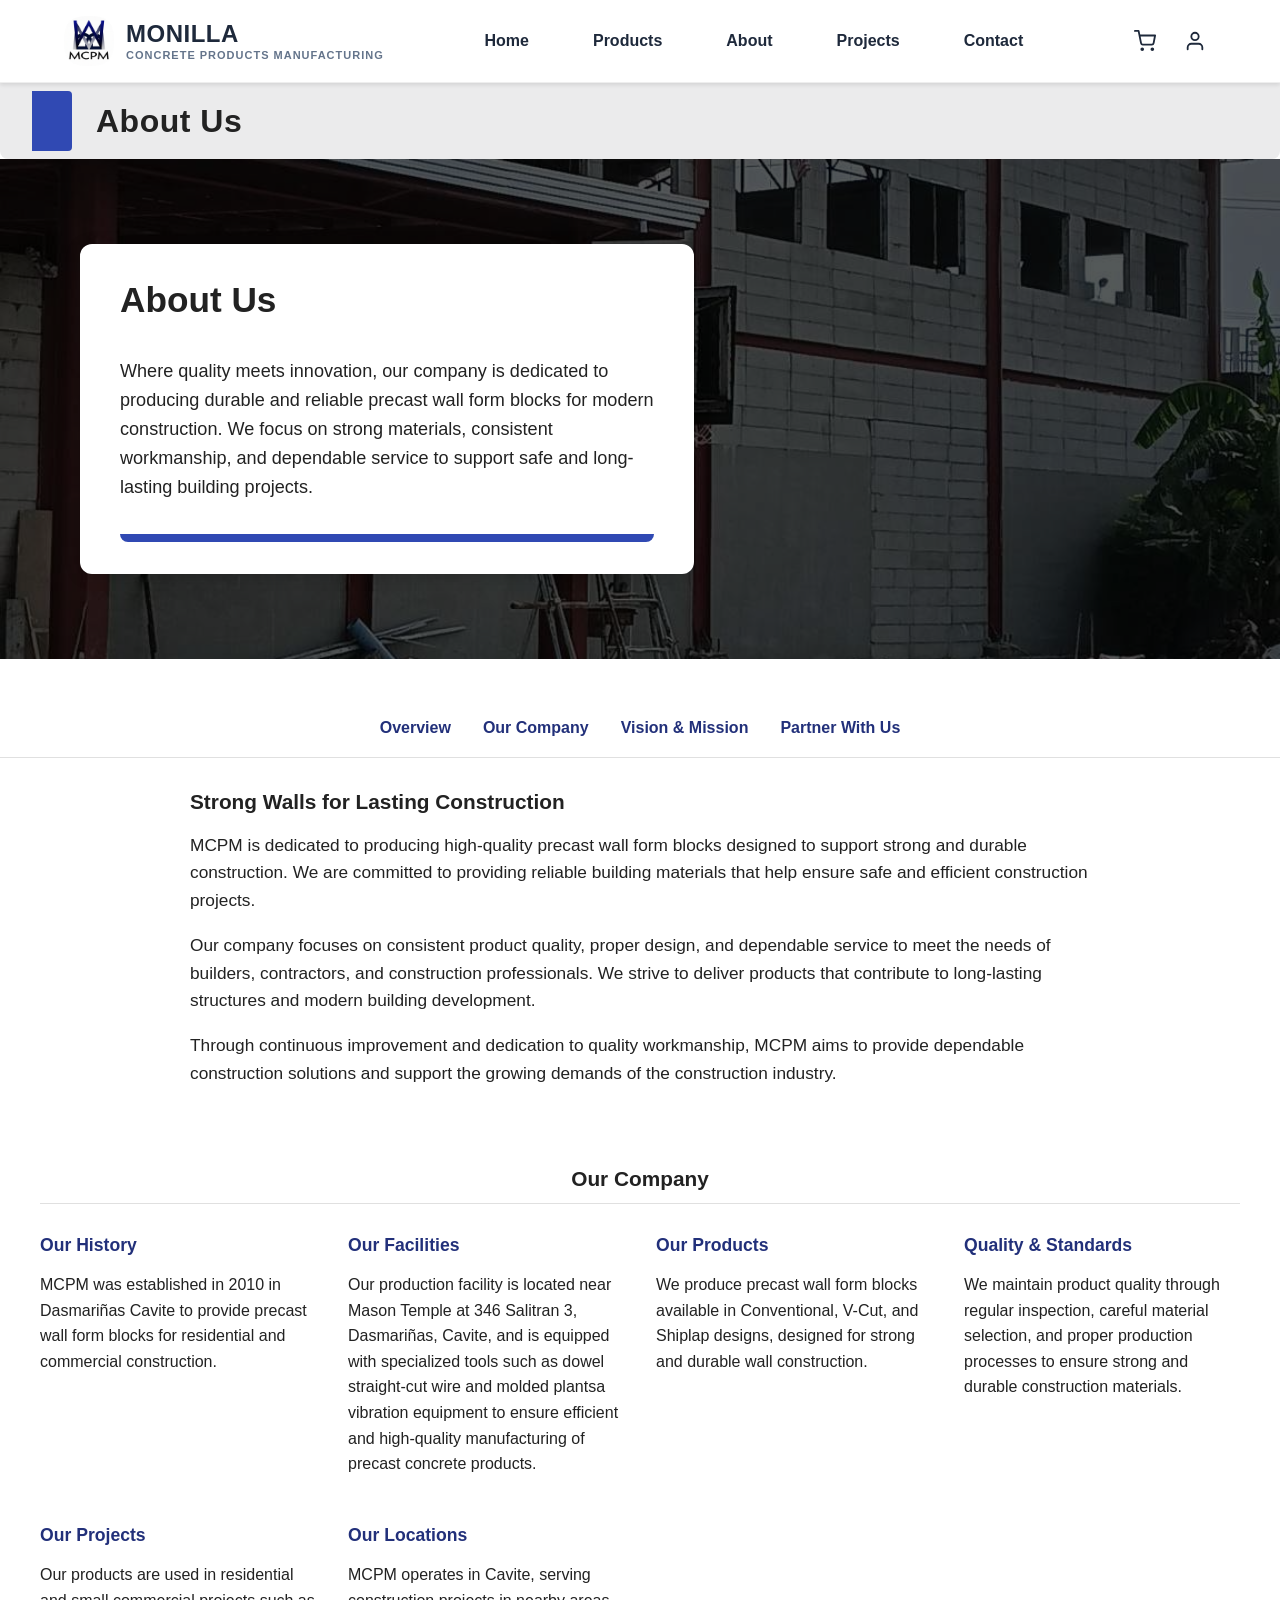
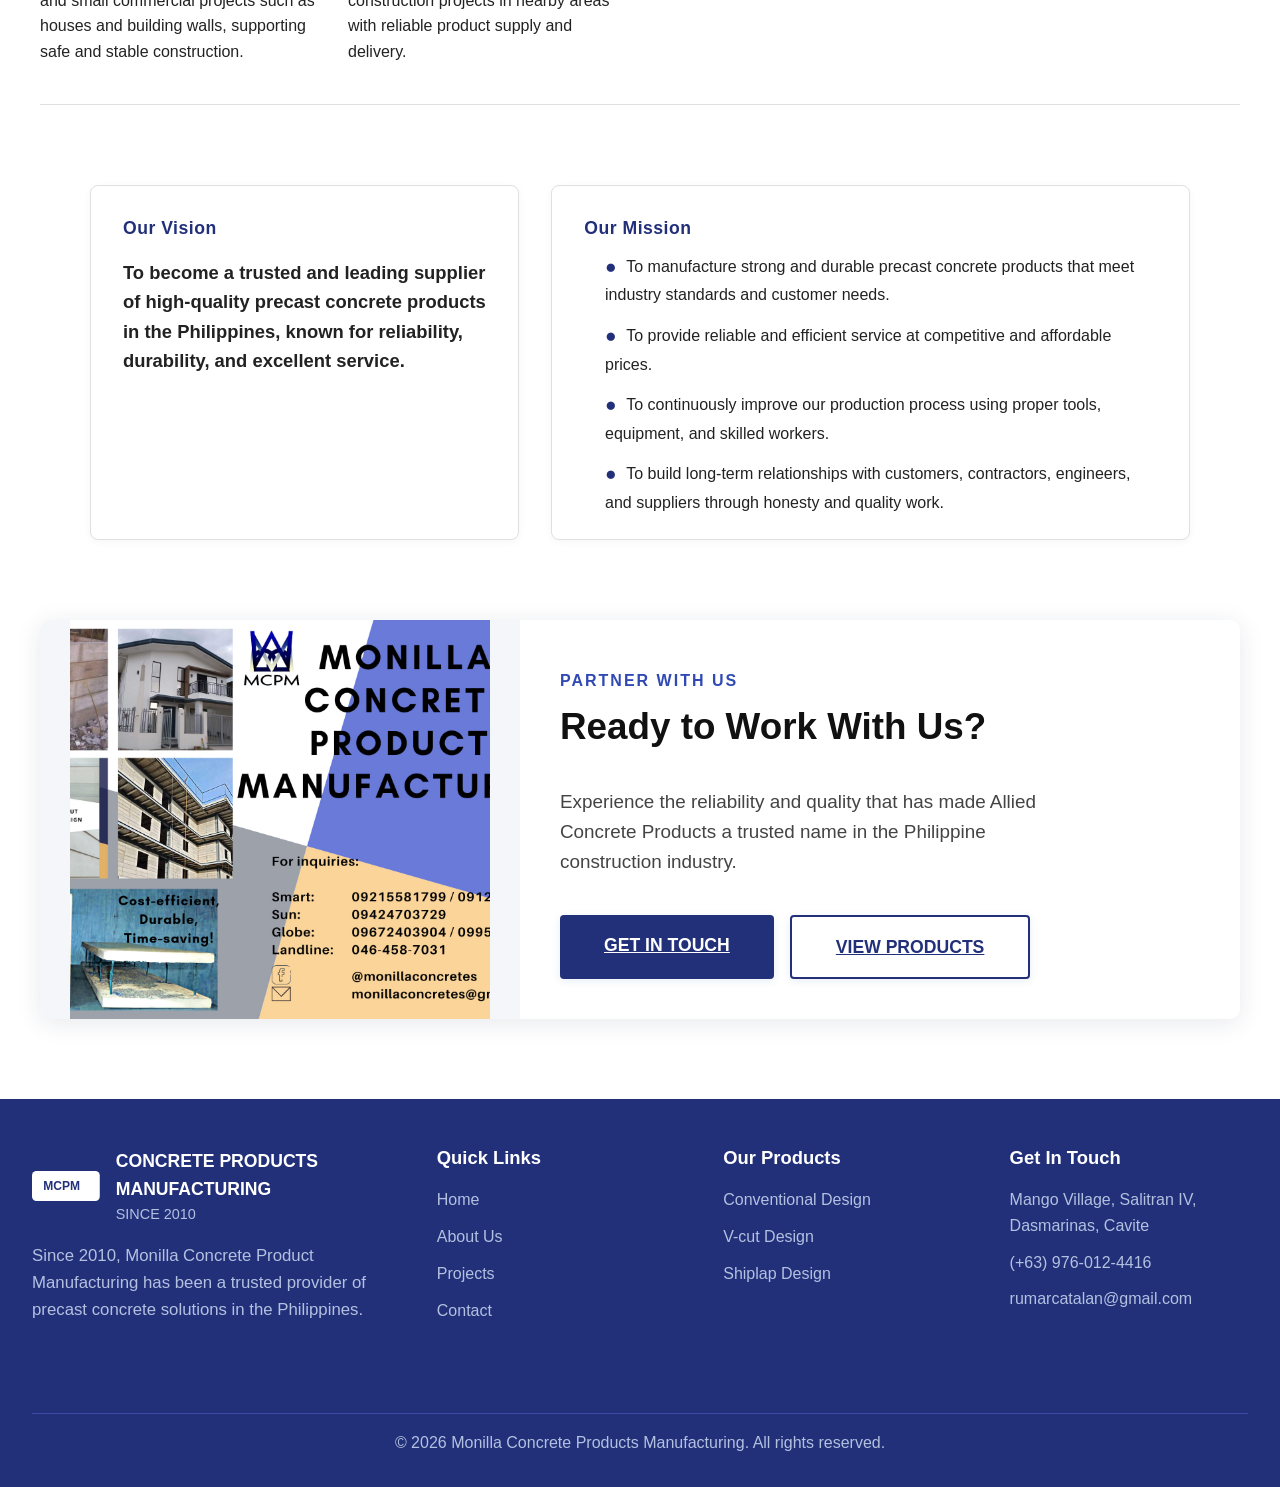
<file: about.html>
<!doctype html>
<html lang="en">
  <head>
    <meta charset="UTF-8" />
    <meta name="viewport" content="width=device-width, initial-scale=1.0" />
    <title>About | Monilla Website</title>
    <link rel="icon" type="image/png" href="images/home_product/LOGO.png" />
    <link rel="stylesheet" href="style.css" />
  </head>
  <body>
    <div class="project-wrapper">
      <header>
        <div class="header-container">
          <div class="logo">
            <img
              src="images/home_product/LOGO.png"
              alt="Monilla Concrete Logo"
              class="logo-img"
            />
            <div class="logo-text">
              <span class="logo-title">MONILLA</span>
              <span class="logo-subtitle">CONCRETE PRODUCTS MANUFACTURING</span>
            </div>
          </div>

          <nav class="nav-menu">
            <a href="index.html#home" class="nav-link">Home</a>
            <a href="products.html" class="nav-link">Products</a>
            <a href="about.html" class="nav-link">About</a>
            <a href="projects.html" class="nav-link">Projects</a>
            <a href="contact.html" class="nav-link">Contact</a>
          </nav>

          <button
            class="mobile-menu-toggle"
            id="mobileMenuToggle"
            aria-label="Toggle navigation menu"
            aria-expanded="false"
            type="button"
          >
            <span></span><span></span><span></span>
          </button>

          <div class="header-right">
            <button
              class="header-icon-btn"
              id="cartBtn"
              type="button"
              aria-label="Shopping cart"
            >
              <svg
                xmlns="http://www.w3.org/2000/svg"
                width="22"
                height="22"
                viewBox="0 0 24 24"
                fill="none"
                stroke="currentColor"
                stroke-width="2"
                stroke-linecap="round"
                stroke-linejoin="round"
              >
                <circle cx="9" cy="21" r="1"></circle>
                <circle cx="20" cy="21" r="1"></circle>
                <path
                  d="M1 1h4l2.68 13.39a2 2 0 0 0 2 1.61h9.72a2 2 0 0 0 2-1.61L23 6H6"
                ></path>
              </svg>
              <span class="header-icon-badge hidden" id="cartBadge">0</span>
            </button>

            <div class="header-user-wrap" id="headerUserWrap">
              <button
                class="header-icon-btn"
                id="headerUserBtn"
                aria-label="User account"
                type="button"
              >
                <svg
                  xmlns="http://www.w3.org/2000/svg"
                  width="22"
                  height="22"
                  viewBox="0 0 24 24"
                  fill="none"
                  stroke="currentColor"
                  stroke-width="2"
                  stroke-linecap="round"
                  stroke-linejoin="round"
                >
                  <path d="M20 21v-2a4 4 0 0 0-4-4H8a4 4 0 0 0-4 4v2"></path>
                  <circle cx="12" cy="7" r="4"></circle>
                </svg>
              </button>
              <div class="header-user-dropdown hidden" id="headerUserDropdown">
                <a href="profile.html" class="header-dropdown-item"
                  >My Profile</a
                >
                <button
                  class="header-dropdown-item header-dropdown-logout"
                  id="headerLogoutBtn"
                  type="button"
                >
                  Logout
                </button>
              </div>
            </div>
          </div>
        </div>
      </header>

      <main>
        <section id="about">
          <div class="section-header-row">
            <div class="section-title-bar"></div>
            <h2 class="section-main-title">About Us</h2>
          </div>

          <div class="section-hero-banner">
            <img
              src="images/home_img/ima1.png"
              alt="About Banner"
              class="hero-bg-img"
            />
            <div class="hero-overlay"></div>
            <div class="hero-content-row">
              <div class="hero-content-box">
                <h2 class="hero-content-title">About Us</h2>
                <p class="hero-content-desc">
                  Where quality meets innovation, our company is dedicated to
                  producing durable and reliable precast wall form blocks for
                  modern construction. We focus on strong materials, consistent
                  workmanship, and dependable service to support safe and
                  long-lasting building projects.
                </p>
                <div class="hero-blue-bar"></div>
              </div>
            </div>
          </div>

          <nav class="about-tabs">
            <a href="#about-overview" class="about-tab-link">Overview</a>
            <a href="#about-company" class="about-tab-link">Our Company</a>
            <a href="#about-vision" class="about-tab-link">Vision & Mission</a>
            <a href="#about-partner" class="about-tab-link">Partner With Us</a>
          </nav>

          <section id="about-overview" class="about-overview-section">
            <h3 class="about-overview-title">
              Strong Walls for Lasting Construction
            </h3>
            <p class="about-overview-text">
              MCPM is dedicated to producing high-quality precast wall form
              blocks designed to support strong and durable construction. We are
              committed to providing reliable building materials that help
              ensure safe and efficient construction projects.
            </p>
            <p class="about-overview-text">
              Our company focuses on consistent product quality, proper design,
              and dependable service to meet the needs of builders, contractors,
              and construction professionals. We strive to deliver products that
              contribute to long-lasting structures and modern building
              development.
            </p>
            <p class="about-overview-text">
              Through continuous improvement and dedication to quality
              workmanship, MCPM aims to provide dependable construction
              solutions and support the growing demands of the construction
              industry.
            </p>
          </section>

          <section id="about-company" class="about-company-section">
            <h3 class="about-company-title">Our Company</h3>
            <div class="about-company-grid">
              <div>
                <h4
                  style="color: #22307a; font-size: 1.1em; margin-bottom: 0.5em"
                >
                  Our History
                </h4>
                <p>
                  MCPM was established in 2010 in Dasmariñas Cavite to provide
                  precast wall form blocks for residential and commercial
                  construction.
                </p>
              </div>
              <div>
                <h4
                  style="color: #22307a; font-size: 1.1em; margin-bottom: 0.5em"
                >
                  Our Facilities
                </h4>
                <p>
                  Our production facility is located near Mason Temple at 346
                  Salitran 3, Dasmariñas, Cavite, and is equipped with
                  specialized tools such as dowel straight-cut wire and molded
                  plantsa vibration equipment to ensure efficient and
                  high-quality manufacturing of precast concrete products.
                </p>
              </div>
              <div>
                <h4
                  style="color: #22307a; font-size: 1.1em; margin-bottom: 0.5em"
                >
                  Our Products
                </h4>
                <p>
                  We produce precast wall form blocks available in Conventional,
                  V-Cut, and Shiplap designs, designed for strong and durable
                  wall construction.
                </p>
              </div>
              <div>
                <h4
                  style="color: #22307a; font-size: 1.1em; margin-bottom: 0.5em"
                >
                  Quality & Standards
                </h4>
                <p>
                  We maintain product quality through regular inspection,
                  careful material selection, and proper production processes to
                  ensure strong and durable construction materials.
                </p>
              </div>
              <div>
                <h4
                  style="color: #22307a; font-size: 1.1em; margin-bottom: 0.5em"
                >
                  Our Projects
                </h4>
                <p>
                  Our products are used in residential and small commercial
                  projects such as houses and building walls, supporting safe
                  and stable construction.
                </p>
              </div>
              <div>
                <h4
                  style="color: #22307a; font-size: 1.1em; margin-bottom: 0.5em"
                >
                  Our Locations
                </h4>
                <p>
                  MCPM operates in Cavite, serving construction projects in
                  nearby areas with reliable product supply and delivery.
                </p>
              </div>
            </div>
          </section>

          <section id="about-vision" class="about-vision-section">
            <div class="about-vision-card">
              <h4 class="about-vision-title">Our Vision</h4>
              <p class="about-vision-text">
                To become a trusted and leading supplier of high-quality precast
                concrete products in the Philippines, known for reliability,
                durability, and excellent service.
              </p>
            </div>
            <div class="about-mission-card">
              <h4 class="about-mission-title">Our Mission</h4>
              <ul class="about-mission-list">
                <li class="about-mission-item">
                  <span class="about-mission-bullet">&#9679;</span>To
                  manufacture strong and durable precast concrete products that
                  meet industry standards and customer needs.
                </li>
                <li class="about-mission-item">
                  <span class="about-mission-bullet">&#9679;</span>To provide
                  reliable and efficient service at competitive and affordable
                  prices.
                </li>
                <li class="about-mission-item">
                  <span class="about-mission-bullet">&#9679;</span>To
                  continuously improve our production process using proper
                  tools, equipment, and skilled workers.
                </li>
                <li class="about-mission-item">
                  <span class="about-mission-bullet">&#9679;</span>To build
                  long-term relationships with customers, contractors,
                  engineers, and suppliers through honesty and quality work.
                </li>
              </ul>
            </div>
          </section>

          <section id="about-partner" class="about-partner-section">
            <div class="about-partner-container">
              <div class="about-partner-img-col">
                <img
                  src="images/gallery_img/gal1.png"
                  alt="Partner With Us"
                  class="about-partner-img"
                />
              </div>
              <div class="about-partner-content-col">
                <div class="about-partner-label">Partner With Us</div>
                <h2 class="about-partner-title">Ready to Work With Us?</h2>
                <p class="about-partner-desc">
                  Experience the reliability and quality that has made Allied
                  Concrete Products a trusted name in the Philippine
                  construction industry.
                </p>
                <div class="about-partner-btn-row">
                  <a
                    class="about-partner-btn about-partner-btn-primary"
                    href="contact.html"
                    >GET IN TOUCH</a
                  >
                  <a
                    class="about-partner-btn about-partner-btn-secondary"
                    href="index.html#products"
                    >VIEW PRODUCTS</a
                  >
                </div>
              </div>
            </div>
          </section>
        </section>
      </main>

      <footer class="site-footer">
        <div class="footer-container">
          <div class="footer-col footer-brand">
            <div class="footer-logo-row">
              <svg
                width="90"
                height="40"
                viewBox="0 0 90 40"
                fill="none"
                xmlns="http://www.w3.org/2000/svg"
              >
                <rect width="90" height="40" rx="6" fill="#fff" />
                <text
                  x="15"
                  y="25"
                  font-size="16"
                  font-weight="bold"
                  fill="#22307a"
                >
                  MCPM
                </text>
              </svg>
              <div class="footer-brand-text">
                <span class="footer-brand-title"
                  >CONCRETE PRODUCTS MANUFACTURING</span
                >
                <span class="footer-brand-since">SINCE 2010</span>
              </div>
            </div>
            <p class="footer-desc">
              Since 2010, Monilla Concrete Product Manufacturing has been a
              trusted provider of precast concrete solutions in the Philippines.
            </p>
          </div>
          <div class="footer-col">
            <h4>Quick Links</h4>
            <ul>
              <li><a href="index.html#home">Home</a></li>
              <li><a href="about.html">About Us</a></li>
              <li><a href="projects.html">Projects</a></li>
              <li><a href="contact.html">Contact</a></li>
            </ul>
          </div>
          <div class="footer-col">
            <h4>Our Products</h4>
            <ul>
              <li><a href="index.html#products">Conventional Design</a></li>
              <li><a href="index.html#products">V-cut Design</a></li>
              <li><a href="index.html#products">Shiplap Design</a></li>
            </ul>
          </div>
          <div class="footer-col">
            <h4>Get In Touch</h4>
            <ul class="footer-contact">
              <li>Mango Village, Salitran IV, Dasmarinas, Cavite</li>
              <li>(+63) 976-012-4416</li>
              <li>rumarcatalan@gmail.com</li>
            </ul>
          </div>
        </div>
        <div class="footer-bottom">
          <hr />
          <p>
            © 2026 Monilla Concrete Products Manufacturing. All rights reserved.
          </p>
        </div>
      </footer>
    </div>

    <script src="js/cart.js"></script>
    <script src="js/header-auth.js"></script>
    <script>
      (function () {
        var mobileMenuToggle = document.getElementById("mobileMenuToggle");
        var navMenu = document.querySelector(".nav-menu");
        if (!mobileMenuToggle || !navMenu) return;

        mobileMenuToggle.addEventListener("click", function () {
          var isOpen = navMenu.classList.toggle("mobile-open");
          mobileMenuToggle.setAttribute(
            "aria-expanded",
            isOpen ? "true" : "false",
          );
          document.body.classList.toggle("mobile-menu-open", isOpen);
        });
      })();
    </script>
  </body>
</html>
</file>
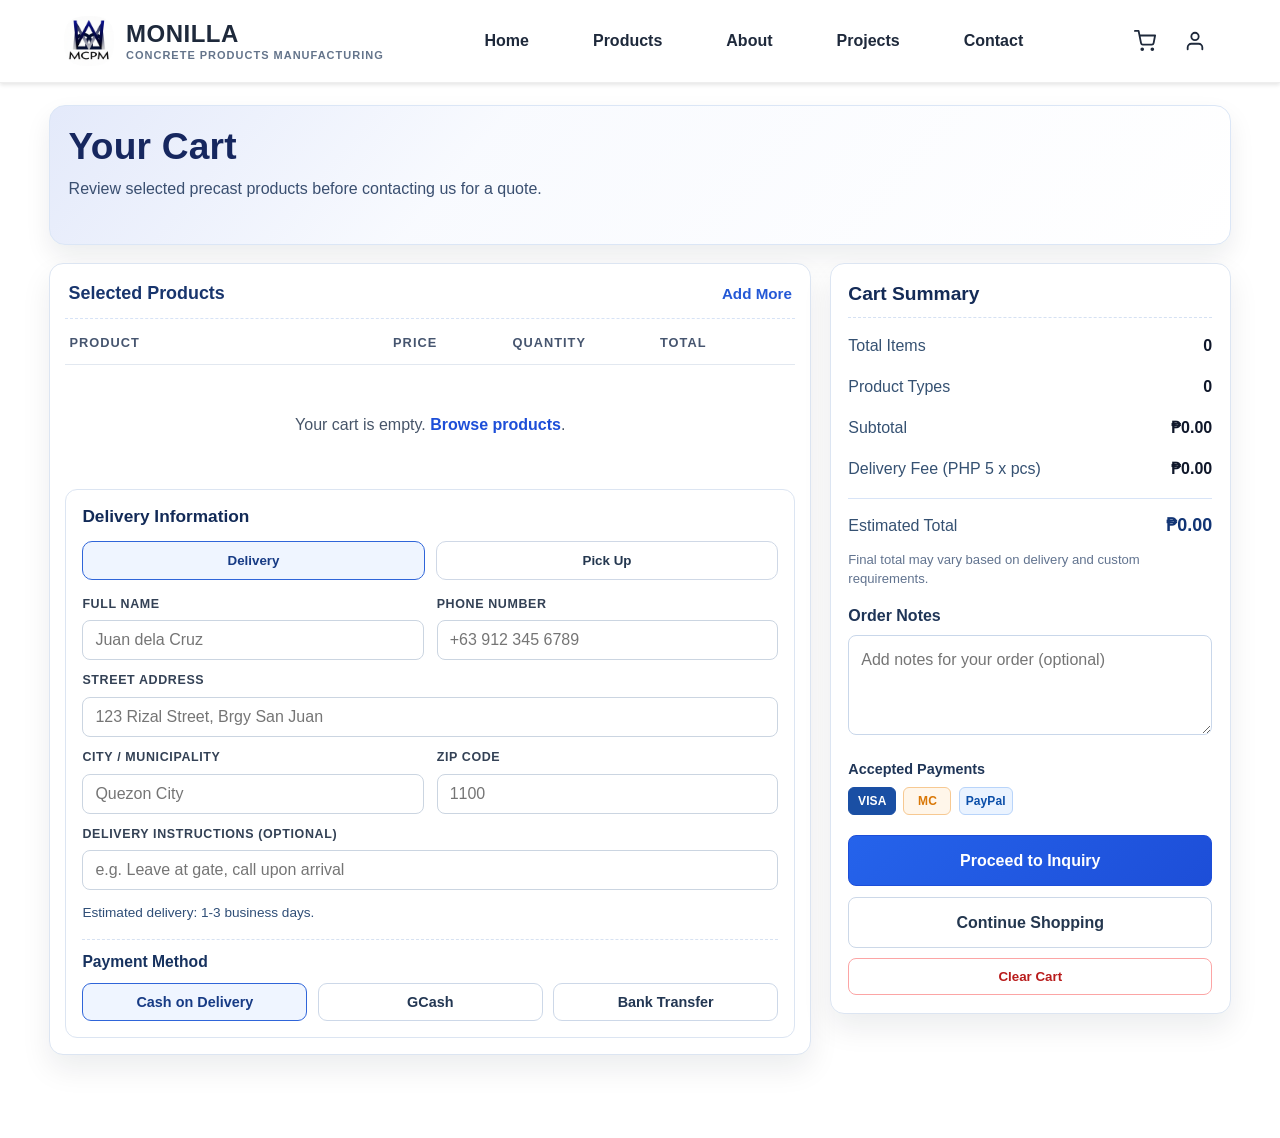
<file: cart.html>
<!doctype html>
<html lang="en">
  <head>
    <meta charset="UTF-8" />
    <meta name="viewport" content="width=device-width, initial-scale=1.0" />
    <title>Cart | Monilla Website</title>
    <link rel="icon" type="image/png" href="images/home_product/LOGO.png" />
    <link rel="stylesheet" href="style.css" />
  </head>
  <body>
    <div class="project-wrapper">
      <header>
        <div class="header-container">
          <div class="logo">
            <img
              src="images/home_product/LOGO.png"
              alt="Monilla Concrete Logo"
              class="logo-img"
            />
            <div class="logo-text">
              <span class="logo-title">MONILLA</span>
              <span class="logo-subtitle">CONCRETE PRODUCTS MANUFACTURING</span>
            </div>
          </div>

          <nav class="nav-menu">
            <a href="index.html#home" class="nav-link">Home</a>
            <a href="products.html" class="nav-link">Products</a>
            <a href="about.html" class="nav-link">About</a>
            <a href="projects.html" class="nav-link">Projects</a>
            <a href="contact.html" class="nav-link">Contact</a>
          </nav>

          <button
            class="mobile-menu-toggle"
            id="mobileMenuToggle"
            aria-label="Toggle navigation menu"
            aria-expanded="false"
            type="button"
          >
            <span></span>
            <span></span>
            <span></span>
          </button>

          <div class="header-right">
            <button
              class="header-icon-btn"
              id="cartBtn"
              aria-label="Shopping cart"
              type="button"
            >
              <svg
                xmlns="http://www.w3.org/2000/svg"
                width="22"
                height="22"
                viewBox="0 0 24 24"
                fill="none"
                stroke="currentColor"
                stroke-width="2"
                stroke-linecap="round"
                stroke-linejoin="round"
              >
                <circle cx="9" cy="21" r="1"></circle>
                <circle cx="20" cy="21" r="1"></circle>
                <path
                  d="M1 1h4l2.68 13.39a2 2 0 0 0 2 1.61h9.72a2 2 0 0 0 2-1.61L23 6H6"
                ></path>
              </svg>
              <span class="header-icon-badge hidden" id="cartBadge">0</span>
            </button>

            <div class="header-user-wrap" id="headerUserWrap">
              <button
                class="header-icon-btn"
                id="headerUserBtn"
                aria-label="User account"
                type="button"
              >
                <svg
                  xmlns="http://www.w3.org/2000/svg"
                  width="22"
                  height="22"
                  viewBox="0 0 24 24"
                  fill="none"
                  stroke="currentColor"
                  stroke-width="2"
                  stroke-linecap="round"
                  stroke-linejoin="round"
                >
                  <path d="M20 21v-2a4 4 0 0 0-4-4H8a4 4 0 0 0-4 4v2"></path>
                  <circle cx="12" cy="7" r="4"></circle>
                </svg>
              </button>
              <div class="header-user-dropdown hidden" id="headerUserDropdown">
                <a href="profile.html" class="header-dropdown-item"
                  >My Profile</a
                >
                <button
                  class="header-dropdown-item header-dropdown-logout"
                  id="headerLogoutBtn"
                  type="button"
                >
                  Logout
                </button>
              </div>
            </div>
          </div>
        </div>
      </header>

      <main class="cart-page" id="cartPage">
        <div class="cart-page-header">
          <h1>Your Cart</h1>
          <p>
            Review selected precast products before contacting us for a quote.
          </p>
        </div>

        <div class="cart-layout">
          <section class="cart-items-panel">
            <div class="cart-panel-title-row">
              <h2 class="cart-panel-title">Selected Products</h2>
              <a class="cart-panel-link" href="products.html">Add More</a>
            </div>
            <div class="cart-table-head" aria-hidden="true">
              <span class="cart-table-col product">Product</span>
              <span class="cart-table-col price">Price</span>
              <span class="cart-table-col qty">Quantity</span>
              <span class="cart-table-col total">Total</span>
              <span class="cart-table-col action"></span>
            </div>
            <div id="cartItemsList"></div>

            <section class="delivery-info-card" id="deliveryInfoCard">
              <h3 class="delivery-info-title">Delivery Information</h3>

              <div
                class="delivery-mode-grid"
                role="radiogroup"
                aria-label="Order mode"
              >
                <button
                  class="delivery-mode-btn is-active"
                  type="button"
                  data-mode="delivery"
                  aria-pressed="true"
                >
                  Delivery
                </button>
                <button
                  class="delivery-mode-btn"
                  type="button"
                  data-mode="pickup"
                  aria-pressed="false"
                >
                  Pick Up
                </button>
              </div>

              <div class="delivery-form-grid" id="deliveryFormGrid">
                <label class="delivery-field">
                  <span>Full Name</span>
                  <input
                    id="deliveryFullName"
                    type="text"
                    placeholder="Juan dela Cruz"
                  />
                </label>

                <label class="delivery-field">
                  <span>Phone Number</span>
                  <input
                    id="deliveryPhone"
                    type="text"
                    placeholder="+63 912 345 6789"
                  />
                </label>

                <label
                  class="delivery-field delivery-field-full is-hidden"
                  data-pickup-only="true"
                >
                  <span>Pick Up Branch</span>
                  <select id="pickupBranch">
                    <option
                      value="Mango Village, Salitran IV, Dasmarinas, Cavite"
                    >
                      Main Branch - Mango Village, Salitran IV, Dasmarinas,
                      Cavite
                    </option>
                  </select>
                </label>

                <label
                  class="delivery-field delivery-field-full"
                  data-delivery-only="true"
                >
                  <span>Street Address</span>
                  <input
                    id="deliveryStreet"
                    type="text"
                    placeholder="123 Rizal Street, Brgy San Juan"
                  />
                </label>

                <label class="delivery-field" data-delivery-only="true">
                  <span>City / Municipality</span>
                  <input
                    id="deliveryCity"
                    type="text"
                    placeholder="Quezon City"
                  />
                </label>

                <label class="delivery-field" data-delivery-only="true">
                  <span>ZIP Code</span>
                  <input id="deliveryZip" type="text" placeholder="1100" />
                </label>

                <label
                  class="delivery-field delivery-field-full"
                  data-delivery-only="true"
                >
                  <span>Delivery Instructions (Optional)</span>
                  <input
                    id="deliveryInstructions"
                    type="text"
                    placeholder="e.g. Leave at gate, call upon arrival"
                  />
                </label>
              </div>

              <p class="delivery-estimate-note" id="deliveryEstimateNote">
                Estimated delivery: 1-3 business days.
              </p>

              <div class="payment-method-box" id="paymentMethodBox">
                <h4 class="payment-method-title">Payment Method</h4>
                <div
                  class="payment-method-grid"
                  role="radiogroup"
                  aria-label="Payment method"
                >
                  <button
                    class="payment-method-btn is-active"
                    type="button"
                    data-payment="cod"
                    aria-pressed="true"
                  >
                    Cash on Delivery
                  </button>
                  <button
                    class="payment-method-btn"
                    type="button"
                    data-payment="gcash"
                    aria-pressed="false"
                  >
                    GCash
                  </button>
                  <button
                    class="payment-method-btn"
                    type="button"
                    data-payment="bank"
                    aria-pressed="false"
                  >
                    Bank Transfer
                  </button>
                </div>
              </div>
            </section>
          </section>

          <aside class="cart-summary-panel">
            <h2 class="cart-summary-title">Cart Summary</h2>
            <div class="cart-summary-row">
              <span>Total Items</span>
              <span class="cart-summary-value" id="cartTotalItems">0</span>
            </div>
            <div class="cart-summary-row">
              <span>Product Types</span>
              <span class="cart-summary-value" id="cartTotalTypes">0</span>
            </div>
            <div class="cart-summary-row">
              <span>Subtotal</span>
              <span class="cart-summary-value" id="cartSubtotal">PHP 0.00</span>
            </div>
            <div class="cart-summary-row">
              <span>Delivery Fee (PHP 5 x pcs)</span>
              <span class="cart-summary-value" id="cartDeliveryFee"
                >PHP 0.00</span
              >
            </div>
            <div class="cart-summary-row cart-summary-row-total">
              <span>Estimated Total</span>
              <span
                class="cart-summary-value cart-summary-total"
                id="cartGrandTotal"
                >PHP 0.00</span
              >
            </div>
            <p class="cart-summary-note">
              Final total may vary based on delivery and custom requirements.
            </p>

            <div class="cart-order-notes">
              <label for="cartOrderNotes">Order Notes</label>
              <textarea
                id="cartOrderNotes"
                rows="3"
                placeholder="Add notes for your order (optional)"
              ></textarea>
            </div>

            <div class="cart-payment-badges" aria-label="Accepted payments">
              <span class="cart-payment-label">Accepted Payments</span>
              <div class="cart-payment-badge-row">
                <span class="cart-payment-badge visa">VISA</span>
                <span class="cart-payment-badge mastercard">MC</span>
                <span class="cart-payment-badge paypal">PayPal</span>
              </div>
            </div>

            <div class="cart-actions">
              <a
                class="cart-action-btn primary"
                id="proceedInquiryBtn"
                href="contact.html"
                >Proceed to Inquiry</a
              >
              <a class="cart-action-btn" href="products.html"
                >Continue Shopping</a
              >
              <button
                class="cart-action-btn danger"
                id="clearCartBtn"
                type="button"
              >
                Clear Cart
              </button>
            </div>
          </aside>
        </div>

        <div
          id="orderPlacedModal"
          class="order-placed-overlay hidden"
          aria-hidden="true"
        >
          <div
            class="order-placed-card"
            role="dialog"
            aria-modal="true"
            aria-labelledby="orderPlacedTitle"
          >
            <div class="order-placed-check">✓</div>
            <h3 id="orderPlacedTitle">Order Placed!</h3>
            <p class="order-placed-text">
              Thank you for choosing Monilla Concrete Products.
            </p>
            <p class="order-placed-meta" id="orderPlacedMeta">
              Delivery - Cash on Delivery - Total PHP 0.00
            </p>
            <p class="order-placed-notes" id="orderPlacedNotes">Notes: -</p>

            <div class="order-placed-actions">
              <a class="order-placed-btn secondary" href="contact.html"
                >Go to Inquiry</a
              >
              <a class="order-placed-btn" href="products.html">Order Again</a>
            </div>
          </div>
        </div>
      </main>
    </div>

    <script src="js/cart.js"></script>
    <script src="js/header-auth.js"></script>
  </body>
</html>
</file>
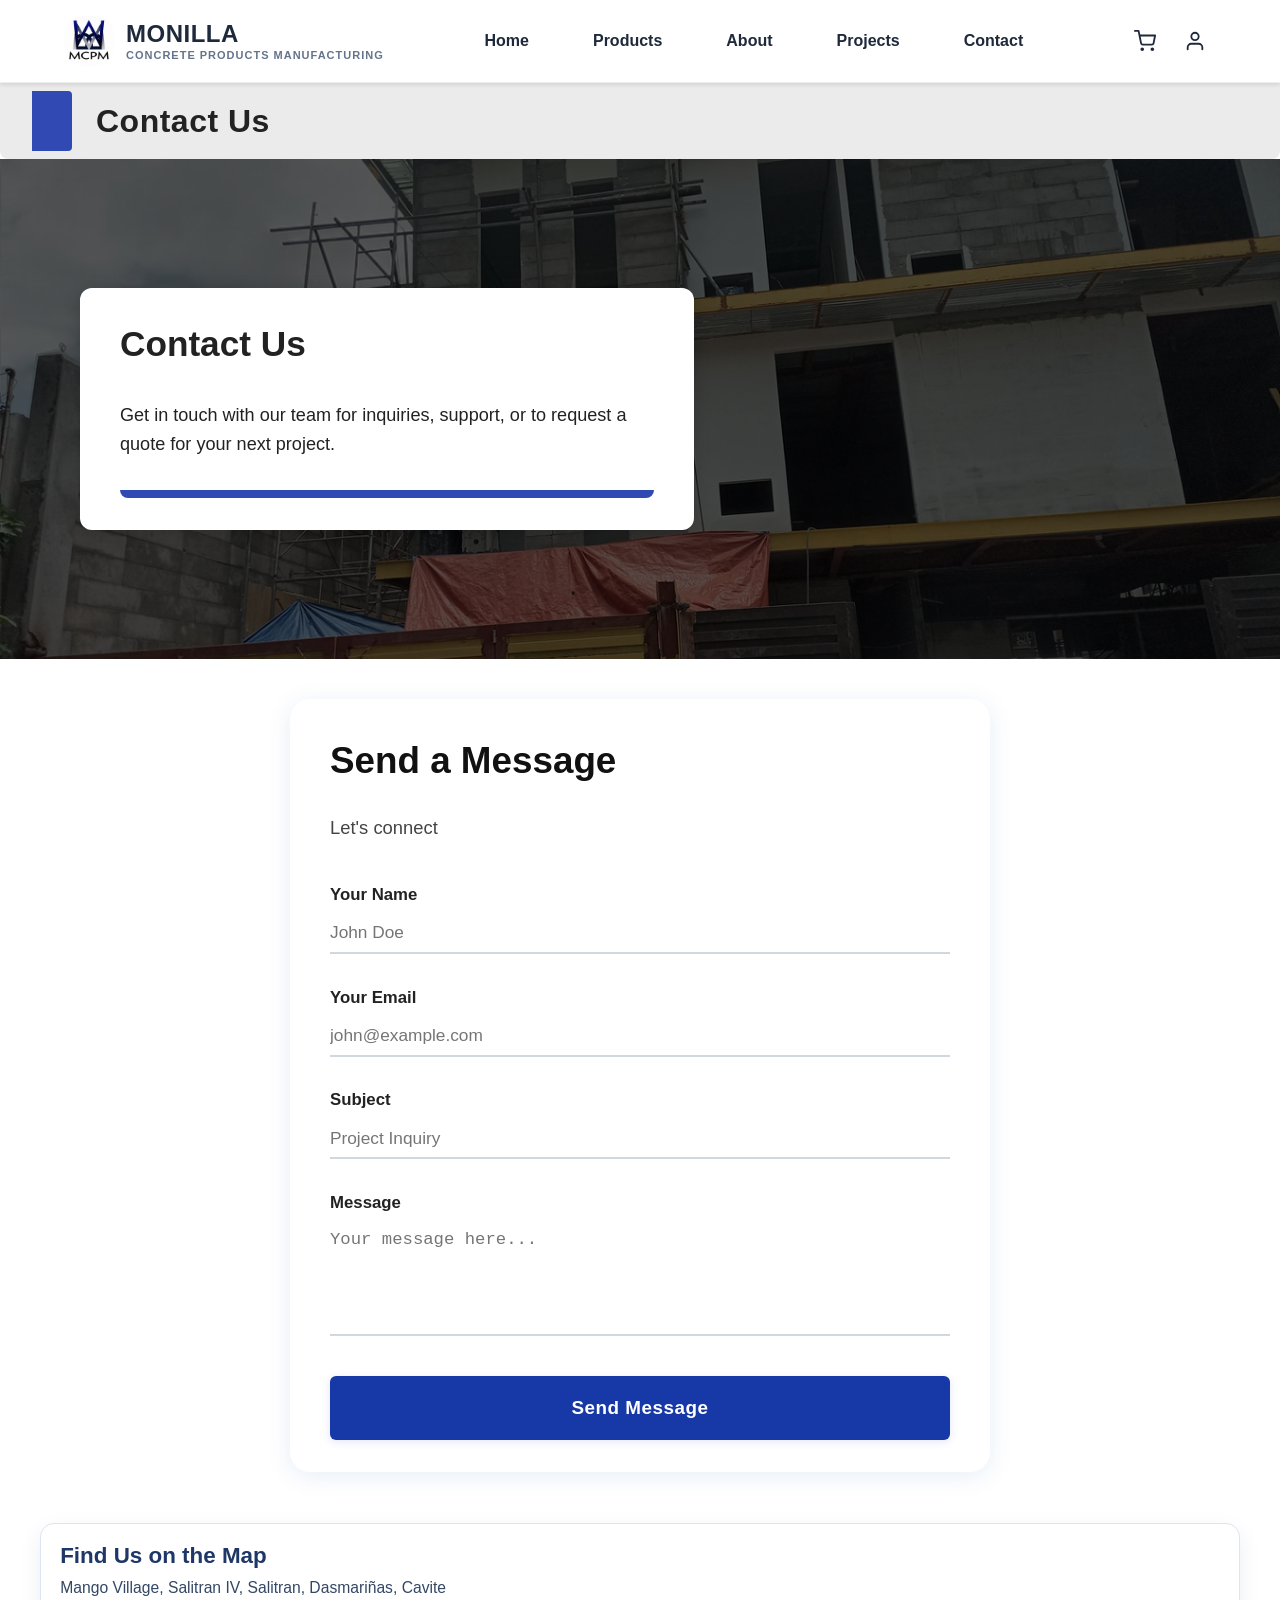
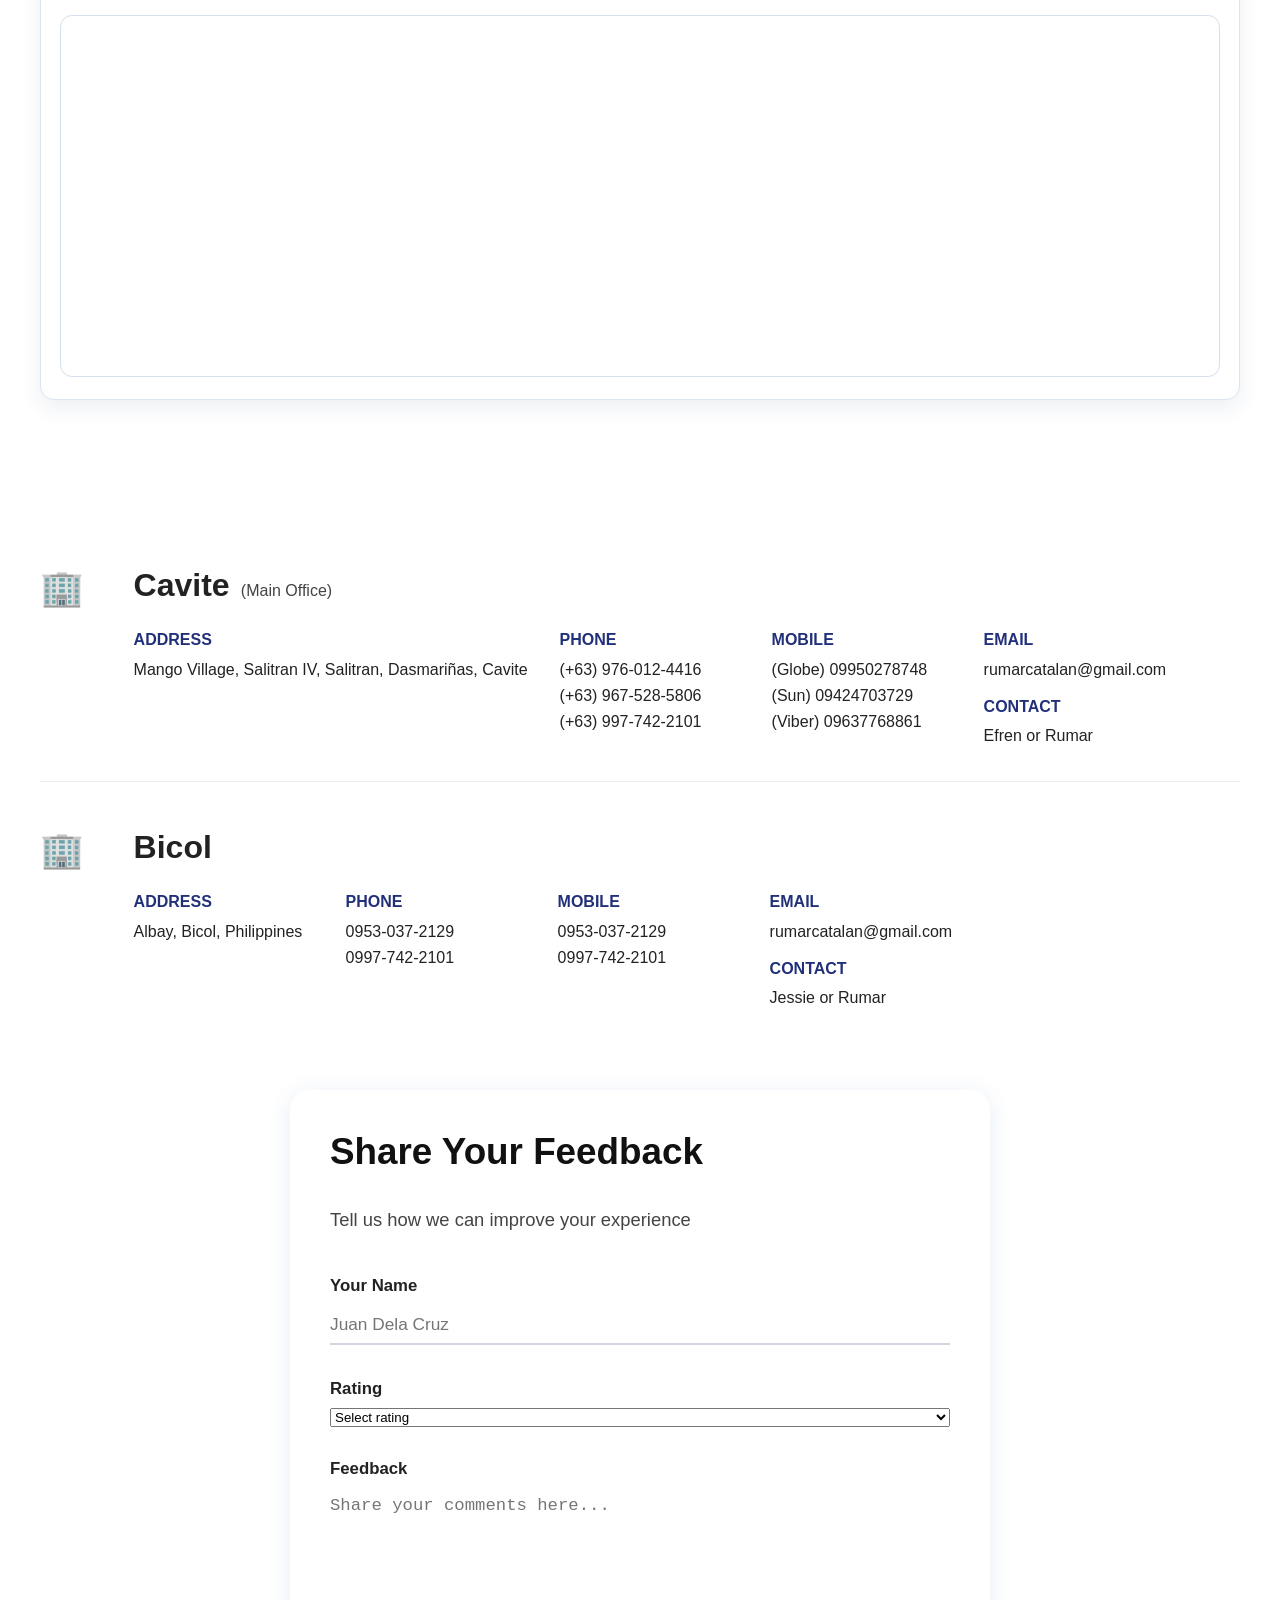
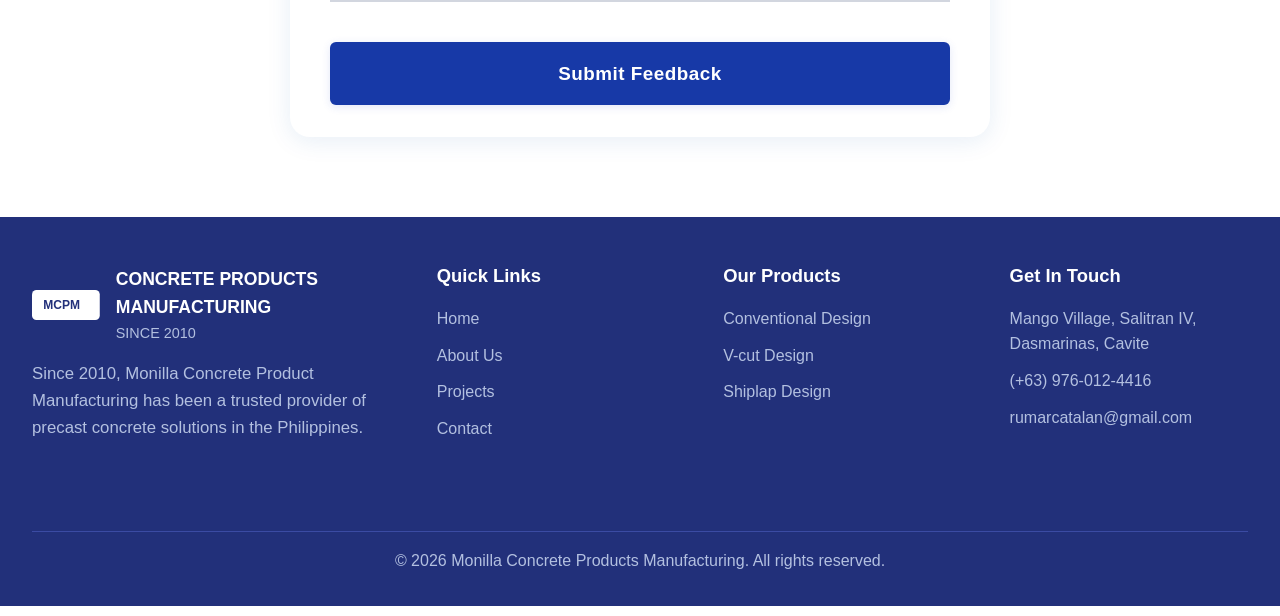
<file: contact.html>
<!doctype html>
<html lang="en">
  <head>
    <meta charset="UTF-8" />
    <meta name="viewport" content="width=device-width, initial-scale=1.0" />
    <title>Contact | Monilla Website</title>
    <link rel="icon" type="image/png" href="images/home_product/LOGO.png" />
    <link rel="stylesheet" href="style.css" />
  </head>
  <body>
    <div class="project-wrapper">
      <header>
        <div class="header-container">
          <div class="logo">
            <img
              src="images/home_product/LOGO.png"
              alt="Monilla Concrete Logo"
              class="logo-img"
            />
            <div class="logo-text">
              <span class="logo-title">MONILLA</span>
              <span class="logo-subtitle">CONCRETE PRODUCTS MANUFACTURING</span>
            </div>
          </div>

          <nav class="nav-menu">
            <a href="index.html#home" class="nav-link">Home</a>
            <a href="products.html" class="nav-link">Products</a>
            <a href="about.html" class="nav-link">About</a>
            <a href="projects.html" class="nav-link">Projects</a>
            <a href="contact.html" class="nav-link">Contact</a>
          </nav>

          <button
            class="mobile-menu-toggle"
            id="mobileMenuToggle"
            aria-label="Toggle navigation menu"
            aria-expanded="false"
            type="button"
          >
            <span></span><span></span><span></span>
          </button>

          <div class="header-right">
            <button
              class="header-icon-btn"
              id="cartBtn"
              type="button"
              aria-label="Shopping cart"
            >
              <svg
                xmlns="http://www.w3.org/2000/svg"
                width="22"
                height="22"
                viewBox="0 0 24 24"
                fill="none"
                stroke="currentColor"
                stroke-width="2"
                stroke-linecap="round"
                stroke-linejoin="round"
              >
                <circle cx="9" cy="21" r="1"></circle>
                <circle cx="20" cy="21" r="1"></circle>
                <path
                  d="M1 1h4l2.68 13.39a2 2 0 0 0 2 1.61h9.72a2 2 0 0 0 2-1.61L23 6H6"
                ></path>
              </svg>
              <span class="header-icon-badge hidden" id="cartBadge">0</span>
            </button>

            <div class="header-user-wrap" id="headerUserWrap">
              <button
                class="header-icon-btn"
                id="headerUserBtn"
                aria-label="User account"
                type="button"
              >
                <svg
                  xmlns="http://www.w3.org/2000/svg"
                  width="22"
                  height="22"
                  viewBox="0 0 24 24"
                  fill="none"
                  stroke="currentColor"
                  stroke-width="2"
                  stroke-linecap="round"
                  stroke-linejoin="round"
                >
                  <path d="M20 21v-2a4 4 0 0 0-4-4H8a4 4 0 0 0-4 4v2"></path>
                  <circle cx="12" cy="7" r="4"></circle>
                </svg>
              </button>
              <div class="header-user-dropdown hidden" id="headerUserDropdown">
                <a href="profile.html" class="header-dropdown-item"
                  >My Profile</a
                >
                <button
                  class="header-dropdown-item header-dropdown-logout"
                  id="headerLogoutBtn"
                  type="button"
                >
                  Logout
                </button>
              </div>
            </div>
          </div>
        </div>
      </header>

      <main>
        <section id="contact">
          <div class="section-header-row">
            <div class="section-title-bar"></div>
            <h2 class="section-main-title">Contact Us</h2>
          </div>

          <div class="section-hero-banner">
            <img
              src="images/home_img/ima3.png"
              alt="Contact Banner"
              class="hero-bg-img"
            />
            <div class="hero-overlay"></div>
            <div class="hero-content-row">
              <div class="hero-content-box">
                <h2 class="hero-content-title">Contact Us</h2>
                <p class="hero-content-desc">
                  Get in touch with our team for inquiries, support, or to
                  request a quote for your next project.
                </p>
                <div class="hero-blue-bar"></div>
              </div>
            </div>
          </div>

          <div class="contact-form-section">
            <form
              class="contact-form redesigned-contact-form contact-form-margin"
              autocomplete="off"
              action="https://formsubmit.co/rumarcatalan@gmail.com"
              method="POST"
            >
              <input
                type="hidden"
                name="_subject"
                value="New Portfolio Contact Message"
              />
              <input type="hidden" name="_captcha" value="false" />
              <input type="hidden" name="_template" value="table" />
              <input
                type="hidden"
                name="_autoresponse"
                value="Thank you for your message! I will get back to you as soon as possible."
              />
              <input
                type="hidden"
                name="_next"
                value="https://rhum75.github.io/Portfolio"
              />
              <h2 class="contact-form-title">Send a Message</h2>
              <p class="contact-form-subtitle">Let's connect</p>
              <div class="contact-form-group">
                <label for="name">Your Name</label
                ><input
                  type="text"
                  id="name"
                  name="name"
                  placeholder="John Doe"
                  required
                />
              </div>
              <div class="contact-form-group">
                <label for="email">Your Email</label
                ><input
                  type="email"
                  id="email"
                  name="email"
                  placeholder="john@example.com"
                  required
                />
              </div>
              <div class="contact-form-group">
                <label for="subject">Subject</label
                ><input
                  type="text"
                  id="subject"
                  name="subject"
                  placeholder="Project Inquiry"
                  required
                />
              </div>
              <div class="contact-form-group">
                <label for="message">Message</label
                ><textarea
                  id="message"
                  name="message"
                  rows="5"
                  placeholder="Your message here..."
                  required
                ></textarea>
              </div>
              <div class="contact-form-btn-row">
                <button
                  type="submit"
                  class="contact-form-btn redesigned-contact-btn contact-form-btn-fullwidth"
                >
                  Send Message
                </button>
              </div>
            </form>
          </div>

          <section class="contact-map-section" aria-label="Office location map">
            <div class="contact-map-container">
              <h3 class="contact-map-title">Find Us on the Map</h3>
              <p class="contact-map-address">
                Mango Village, Salitran IV, Salitran, Dasmariñas, Cavite
              </p>
              <div class="contact-map-frame-wrap">
                <iframe
                  class="contact-map-frame"
                  title="Mango Village Salitran Map"
                  src="https://www.google.com/maps?q=Mango%20Village%2C%20Salitran%20IV%2C%20Salitran%2C%20Dasmari%C3%B1as%2C%20Cavite&output=embed"
                  loading="lazy"
                  referrerpolicy="no-referrer-when-downgrade"
                  allowfullscreen
                ></iframe>
              </div>
            </div>
          </section>

          <div class="branch-contact-section">
            <div class="branch-contact-container">
              <div class="branch-contact-list">
                <div class="branch-contact-row branch-contact-row-bordered">
                  <div class="branch-contact-icon">
                    <span class="branch-contact-icon-emoji">🏢</span>
                  </div>
                  <div class="branch-contact-details">
                    <div class="branch-contact-header">
                      <span class="branch-contact-location">Cavite</span
                      ><span class="branch-contact-type">(Main Office)</span>
                    </div>
                    <div class="branch-contact-info-list">
                      <div class="branch-contact-info-col">
                        <div class="branch-contact-info-label">ADDRESS</div>
                        <div>
                          Mango Village, Salitran IV, Salitran, Dasmariñas,
                          Cavite
                        </div>
                      </div>
                      <div class="branch-contact-info-col">
                        <div class="branch-contact-info-label">PHONE</div>
                        <div>(+63) 976-012-4416</div>
                        <div>(+63) 967-528-5806</div>
                        <div>(+63) 997-742-2101</div>
                      </div>
                      <div class="branch-contact-info-col">
                        <div class="branch-contact-info-label">MOBILE</div>
                        <div>(Globe) 09950278748</div>
                        <div>(Sun) 09424703729</div>
                        <div>(Viber) 09637768861</div>
                      </div>
                      <div class="branch-contact-info-col">
                        <div class="branch-contact-info-label">EMAIL</div>
                        <div>rumarcatalan@gmail.com</div>
                        <div
                          class="branch-contact-info-label branch-contact-info-label-contact"
                        >
                          CONTACT
                        </div>
                        <div>Efren or Rumar</div>
                      </div>
                    </div>
                  </div>
                </div>
                <div class="branch-contact-row">
                  <div class="branch-contact-icon">
                    <span class="branch-contact-icon-emoji">🏢</span>
                  </div>
                  <div class="branch-contact-details">
                    <div class="branch-contact-header">
                      <span class="branch-contact-location">Bicol</span>
                    </div>
                    <div class="branch-contact-info-list">
                      <div class="branch-contact-info-col">
                        <div class="branch-contact-info-label">ADDRESS</div>
                        <div>Albay, Bicol, Philippines</div>
                      </div>
                      <div class="branch-contact-info-col">
                        <div class="branch-contact-info-label">PHONE</div>
                        <div>0953-037-2129</div>
                        <div>0997-742-2101</div>
                      </div>
                      <div class="branch-contact-info-col">
                        <div class="branch-contact-info-label">MOBILE</div>
                        <div>0953-037-2129</div>
                        <div>0997-742-2101</div>
                      </div>
                      <div class="branch-contact-info-col">
                        <div class="branch-contact-info-label">EMAIL</div>
                        <div>rumarcatalan@gmail.com</div>
                        <div
                          class="branch-contact-info-label branch-contact-info-label-contact"
                        >
                          CONTACT
                        </div>
                        <div>Jessie or Rumar</div>
                      </div>
                    </div>
                  </div>
                </div>
              </div>
            </div>
          </div>

          <section class="feedback-section" aria-label="Customer Feedback">
            <div class="contact-form-section">
              <form
                class="contact-form redesigned-contact-form"
                autocomplete="off"
                action="https://formsubmit.co/rumarcatalan@gmail.com"
                method="POST"
              >
                <input
                  type="hidden"
                  name="_subject"
                  value="New Website Feedback"
                />
                <input type="hidden" name="_captcha" value="false" />
                <input type="hidden" name="_template" value="table" />
                <input type="hidden" name="_next" value="contact.html" />

                <h2 class="contact-form-title">Share Your Feedback</h2>
                <p class="contact-form-subtitle">
                  Tell us how we can improve your experience
                </p>

                <div class="contact-form-group">
                  <label for="feedback-name">Your Name</label>
                  <input
                    type="text"
                    id="feedback-name"
                    name="feedback_name"
                    placeholder="Juan Dela Cruz"
                    required
                  />
                </div>

                <div class="contact-form-group">
                  <label for="feedback-rating">Rating</label>
                  <select id="feedback-rating" name="feedback_rating" required>
                    <option value="" selected disabled>Select rating</option>
                    <option value="5">5 - Excellent</option>
                    <option value="4">4 - Very Good</option>
                    <option value="3">3 - Good</option>
                    <option value="2">2 - Fair</option>
                    <option value="1">1 - Needs Improvement</option>
                  </select>
                </div>

                <div class="contact-form-group">
                  <label for="feedback-message">Feedback</label>
                  <textarea
                    id="feedback-message"
                    name="feedback_message"
                    rows="5"
                    placeholder="Share your comments here..."
                    required
                  ></textarea>
                </div>

                <div class="contact-form-btn-row">
                  <button
                    type="submit"
                    class="contact-form-btn redesigned-contact-btn contact-form-btn-fullwidth"
                  >
                    Submit Feedback
                  </button>
                </div>
              </form>
            </div>
          </section>
        </section>
      </main>

      <footer class="site-footer">
        <div class="footer-container">
          <div class="footer-col footer-brand">
            <div class="footer-logo-row">
              <svg
                width="90"
                height="40"
                viewBox="0 0 90 40"
                fill="none"
                xmlns="http://www.w3.org/2000/svg"
              >
                <rect width="90" height="40" rx="6" fill="#fff" />
                <text
                  x="15"
                  y="25"
                  font-size="16"
                  font-weight="bold"
                  fill="#22307a"
                >
                  MCPM
                </text>
              </svg>
              <div class="footer-brand-text">
                <span class="footer-brand-title"
                  >CONCRETE PRODUCTS MANUFACTURING</span
                >
                <span class="footer-brand-since">SINCE 2010</span>
              </div>
            </div>
            <p class="footer-desc">
              Since 2010, Monilla Concrete Product Manufacturing has been a
              trusted provider of precast concrete solutions in the Philippines.
            </p>
          </div>
          <div class="footer-col">
            <h4>Quick Links</h4>
            <ul>
              <li><a href="index.html#home">Home</a></li>
              <li><a href="about.html">About Us</a></li>
              <li><a href="projects.html">Projects</a></li>
              <li><a href="contact.html">Contact</a></li>
            </ul>
          </div>
          <div class="footer-col">
            <h4>Our Products</h4>
            <ul>
              <li><a href="index.html#products">Conventional Design</a></li>
              <li><a href="index.html#products">V-cut Design</a></li>
              <li><a href="index.html#products">Shiplap Design</a></li>
            </ul>
          </div>
          <div class="footer-col">
            <h4>Get In Touch</h4>
            <ul class="footer-contact">
              <li>Mango Village, Salitran IV, Dasmarinas, Cavite</li>
              <li>(+63) 976-012-4416</li>
              <li>rumarcatalan@gmail.com</li>
            </ul>
          </div>
        </div>
        <div class="footer-bottom">
          <hr />
          <p>
            © 2026 Monilla Concrete Products Manufacturing. All rights reserved.
          </p>
        </div>
      </footer>
    </div>

    <script src="js/cart.js"></script>
    <script src="js/header-auth.js"></script>
    <script>
      (function () {
        var mobileMenuToggle = document.getElementById("mobileMenuToggle");
        var navMenu = document.querySelector(".nav-menu");
        if (!mobileMenuToggle || !navMenu) return;

        mobileMenuToggle.addEventListener("click", function () {
          var isOpen = navMenu.classList.toggle("mobile-open");
          mobileMenuToggle.setAttribute(
            "aria-expanded",
            isOpen ? "true" : "false",
          );
          document.body.classList.toggle("mobile-menu-open", isOpen);
        });
      })();
    </script>
  </body>
</html>
</file>
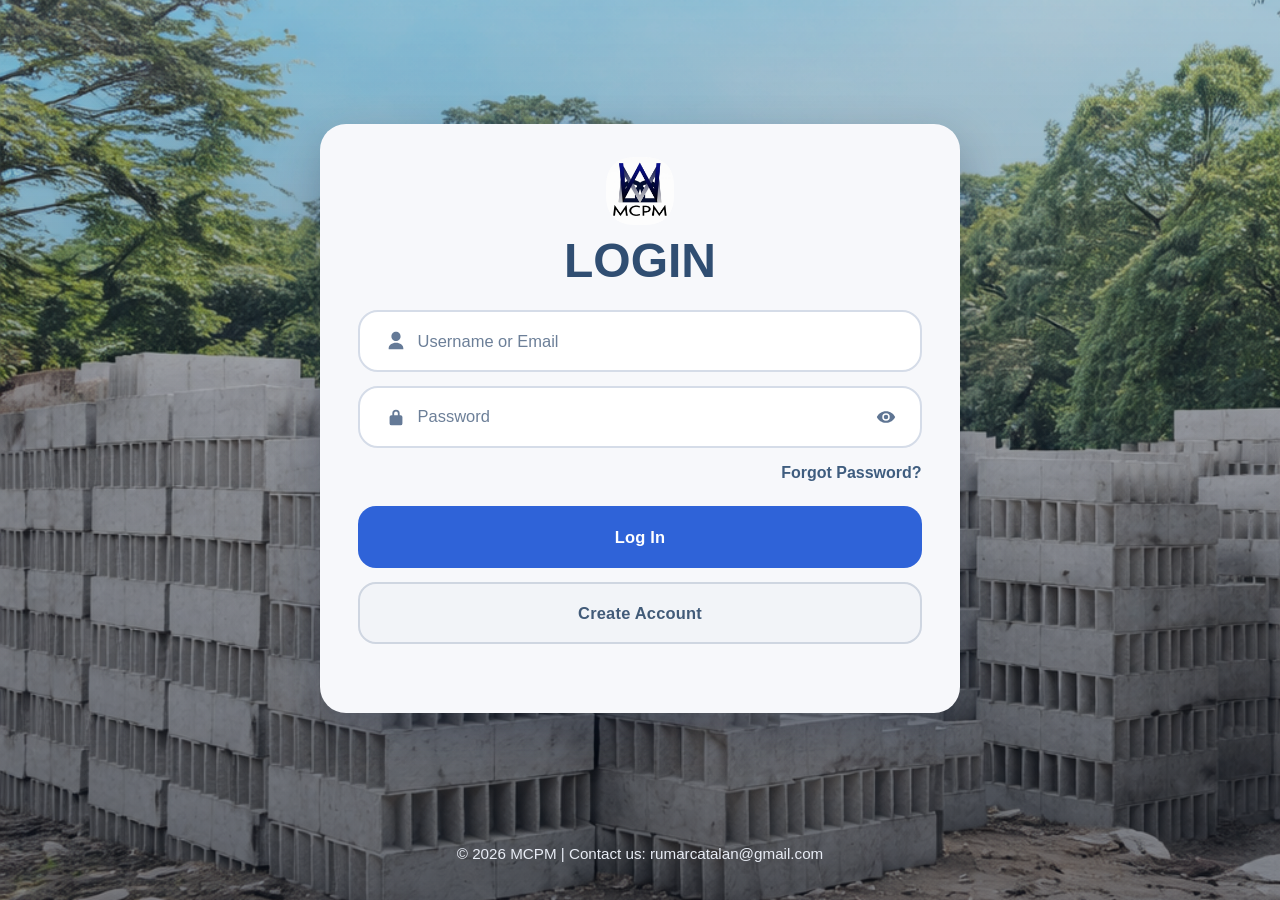
<file: login.html>
<!doctype html>
<html lang="en">
  <head>
    <meta charset="UTF-8" />
    <meta name="viewport" content="width=device-width, initial-scale=1.0" />
    <title>MCPM | Log In</title>
    <link rel="stylesheet" href="auth.css" />
    <link rel="icon" type="image/png" href="images/home_product/LOGO.png" />
  </head>
  <body class="auth-page">
    <div class="auth-overlay"></div>

    <main class="auth-main">
      <section class="auth-card" aria-labelledby="loginTitle">
        <div class="brand-wrap">
          <div class="brand-mark">
            <img src="images/home_product/LOGO.png" alt="MCPM logo" />
          </div>
          <h1 id="loginTitle" class="auth-title">LOGIN</h1>
        </div>

        <form
          id="loginForm"
          class="auth-form"
          action="#"
          method="post"
          novalidate
        >
          <label class="input-row" for="loginIdentity">
            <span class="input-icon" aria-hidden="true">
              <svg viewBox="0 0 24 24" focusable="false">
                <path
                  d="M12 12c2.76 0 5-2.24 5-5s-2.24-5-5-5-5 2.24-5 5 2.24 5 5 5Zm0 2c-4.42 0-8 2.69-8 6v1h16v-1c0-3.31-3.58-6-8-6Z"
                />
              </svg>
            </span>
            <input
              id="loginIdentity"
              name="identity"
              type="text"
              placeholder="Username or Email"
              autocomplete="username"
              required
            />
          </label>

          <label class="input-row" for="loginPassword">
            <span class="input-icon" aria-hidden="true">
              <svg viewBox="0 0 24 24" focusable="false">
                <path
                  d="M17 10h-1V8a4 4 0 1 0-8 0v2H7a2 2 0 0 0-2 2v7a2 2 0 0 0 2 2h10a2 2 0 0 0 2-2v-7a2 2 0 0 0-2-2Zm-6 6.73V18a1 1 0 1 0 2 0v-1.27a2 2 0 1 0-2 0ZM10 10V8a2 2 0 1 1 4 0v2h-4Z"
                />
              </svg>
            </span>
            <input
              id="loginPassword"
              name="password"
              type="password"
              placeholder="Password"
              autocomplete="current-password"
              required
            />
            <button
              type="button"
              class="eye-btn"
              aria-label="Show password"
              data-show-label="Show password"
              data-hide-label="Hide password"
            >
              <svg
                class="eye-open"
                viewBox="0 0 24 24"
                focusable="false"
                aria-hidden="true"
              >
                <path
                  d="M12 5c-5.08 0-9.27 3.11-11 7 1.73 3.89 5.92 7 11 7s9.27-3.11 11-7c-1.73-3.89-5.92-7-11-7Zm0 11.5A4.5 4.5 0 1 1 12 7.5a4.5 4.5 0 0 1 0 9Zm0-7.2A2.7 2.7 0 1 0 12 14.7a2.7 2.7 0 0 0 0-5.4Z"
                />
              </svg>
              <svg
                class="eye-closed"
                viewBox="0 0 24 24"
                focusable="false"
                aria-hidden="true"
              >
                <path
                  d="M4.71 3.29 3.29 4.71l2.17 2.17C3.53 8.14 2.02 9.92 1 12c1.73 3.89 5.92 7 11 7 2.12 0 4.08-.54 5.77-1.47l2.52 2.52 1.41-1.41L4.71 3.29ZM12 17c-3.66 0-6.76-2.17-8.29-5 0-0.01.01-.01.01-.02.89-1.53 2.23-2.84 3.88-3.69l1.57 1.57A4.49 4.49 0 0 0 12 16.5c.79 0 1.53-.2 2.18-.54l1.51 1.51A9.72 9.72 0 0 1 12 17Zm0-10c5.08 0 9.27 3.11 11 7-.69 1.56-1.81 2.98-3.22 4.11l-1.45-1.45A9.81 9.81 0 0 0 20.29 12c-1.53-2.83-4.63-5-8.29-5-.94 0-1.84.14-2.69.4L7.74 5.83A11.6 11.6 0 0 1 12 7Zm-.01 2.2 2.52 2.52c.12-.3.19-.62.19-.97a2.7 2.7 0 0 0-2.7-2.7c-.35 0-.67.07-.96.18l.95.97Zm-2.64.53L12.27 12a2.7 2.7 0 0 1-2.92-2.27Z"
                />
              </svg>
            </button>
          </label>

          <a href="#" class="forgot-link">Forgot Password?</a>

          <button type="submit" class="btn btn-primary">Log In</button>
          <a href="signup.html" class="btn btn-secondary">Create Account</a>
          <p class="form-message" aria-live="polite"></p>
        </form>
      </section>
    </main>

    <footer class="auth-footer">
      <p>© 2026 MCPM | Contact us: rumarcatalan@gmail.com</p>
    </footer>
    <script src="js/validation.js"></script>
    <script src="js/auth.js"></script>
  </body>
</html>
</file>
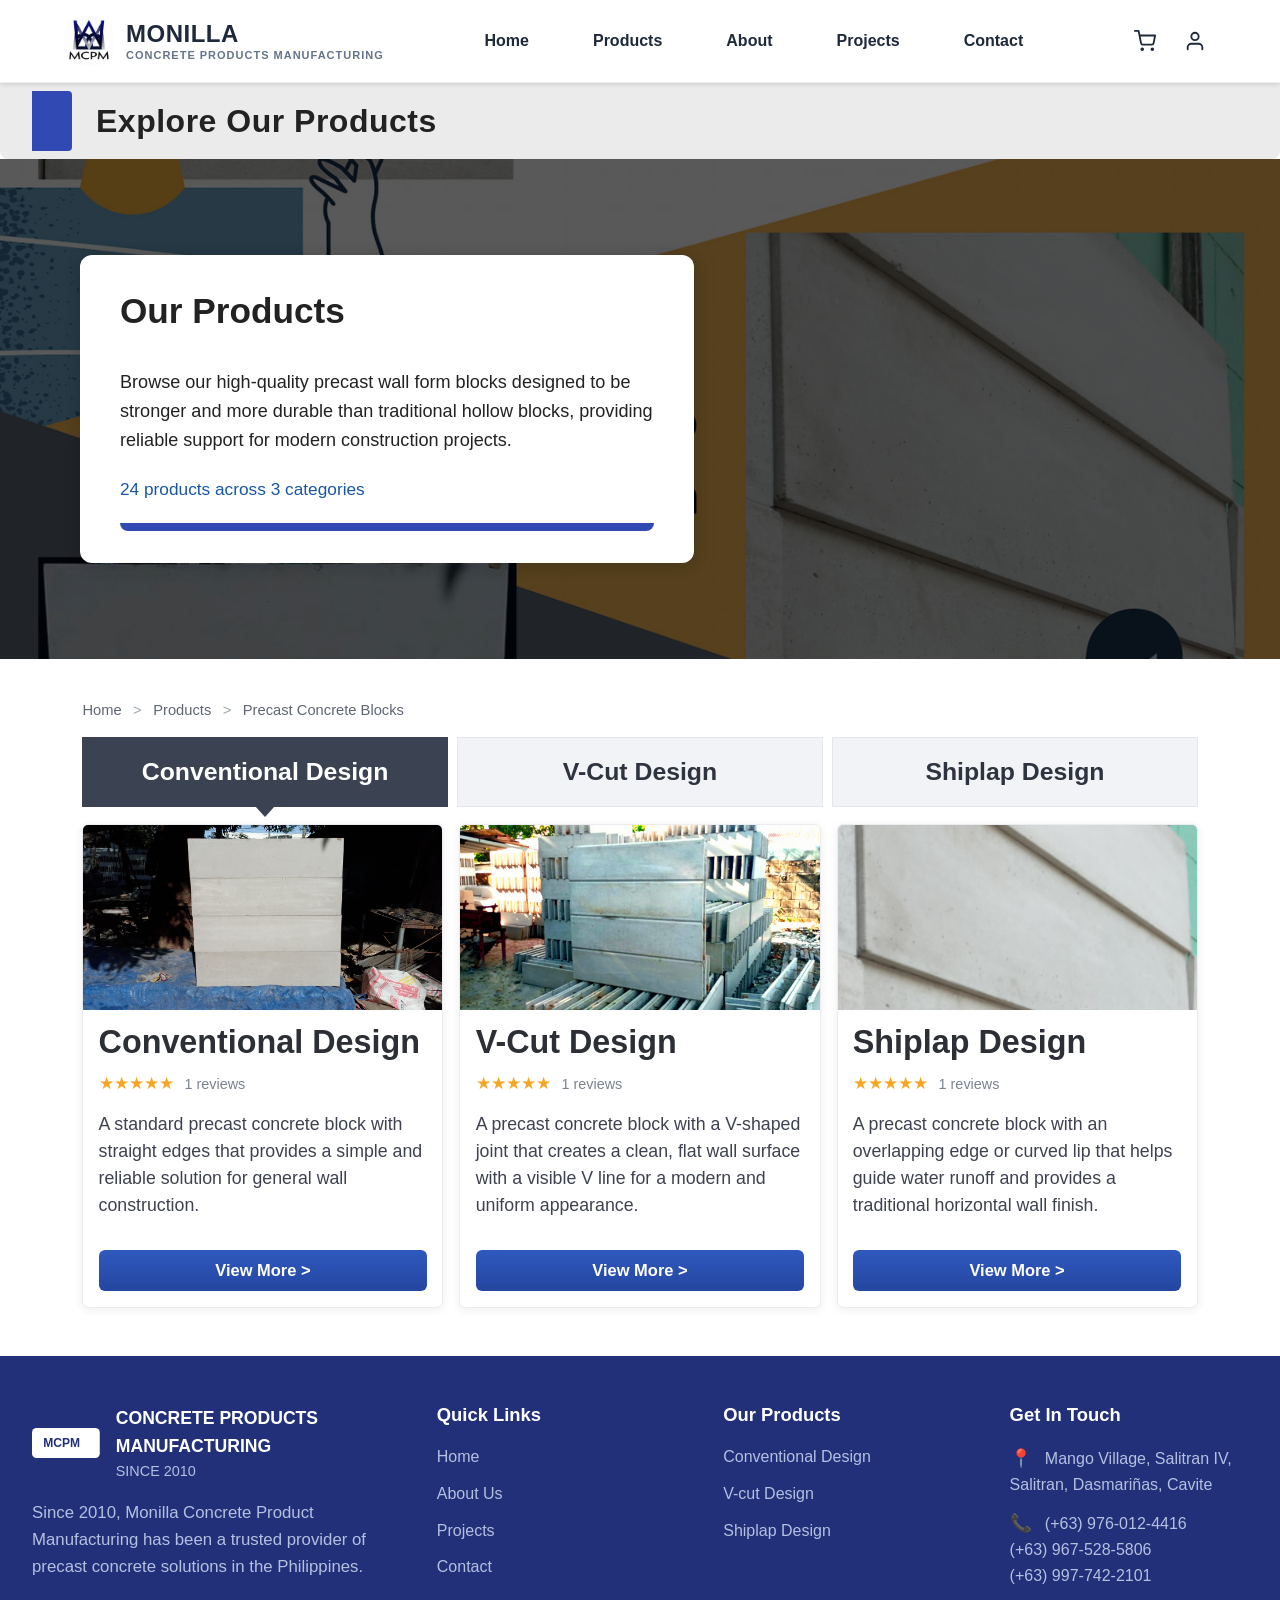
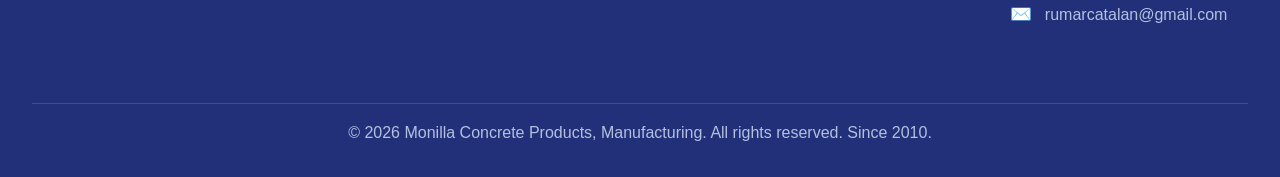
<file: products.html>
<!doctype html>
<html lang="en">
  <head>
    <meta charset="UTF-8" />
    <meta name="viewport" content="width=device-width, initial-scale=1.0" />
    <title>Products | Monilla Website</title>
    <link rel="icon" type="image/png" href="images/home_product/LOGO.png" />
    <link rel="stylesheet" href="style.css" />
  </head>
  <body>
    <div class="project-wrapper">
      <header>
        <div class="header-container">
          <div class="logo">
            <img
              src="images/home_product/LOGO.png"
              alt="Monilla Concrete Logo"
              class="logo-img"
            />
            <div class="logo-text">
              <span class="logo-title">MONILLA</span>
              <span class="logo-subtitle">CONCRETE PRODUCTS MANUFACTURING</span>
            </div>
          </div>

          <nav class="nav-menu">
            <a href="index.html#home" class="nav-link">Home</a>
            <a href="products.html" class="nav-link">Products</a>
            <a href="about.html" class="nav-link">About</a>
            <a href="projects.html" class="nav-link">Projects</a>
            <a href="contact.html" class="nav-link">Contact</a>
          </nav>

          <button
            class="mobile-menu-toggle"
            id="mobileMenuToggle"
            aria-label="Toggle navigation menu"
            aria-expanded="false"
            type="button"
          >
            <span></span>
            <span></span>
            <span></span>
          </button>

          <div class="header-right">
            <!-- Cart Icon -->
            <button
              class="header-icon-btn"
              id="cartBtn"
              type="button"
              aria-label="Shopping cart"
            >
              <svg
                xmlns="http://www.w3.org/2000/svg"
                width="22"
                height="22"
                viewBox="0 0 24 24"
                fill="none"
                stroke="currentColor"
                stroke-width="2"
                stroke-linecap="round"
                stroke-linejoin="round"
              >
                <circle cx="9" cy="21" r="1"></circle>
                <circle cx="20" cy="21" r="1"></circle>
                <path
                  d="M1 1h4l2.68 13.39a2 2 0 0 0 2 1.61h9.72a2 2 0 0 0 2-1.61L23 6H6"
                ></path>
              </svg>
              <span class="header-icon-badge hidden" id="cartBadge">0</span>
            </button>
            <!-- User / Profile Icon -->
            <div class="header-user-wrap" id="headerUserWrap">
              <button
                class="header-icon-btn"
                id="headerUserBtn"
                aria-label="User account"
              >
                <svg
                  xmlns="http://www.w3.org/2000/svg"
                  width="22"
                  height="22"
                  viewBox="0 0 24 24"
                  fill="none"
                  stroke="currentColor"
                  stroke-width="2"
                  stroke-linecap="round"
                  stroke-linejoin="round"
                >
                  <path d="M20 21v-2a4 4 0 0 0-4-4H8a4 4 0 0 0-4 4v2"></path>
                  <circle cx="12" cy="7" r="4"></circle>
                </svg>
              </button>
              <div class="header-user-dropdown hidden" id="headerUserDropdown">
                <a href="profile.html" class="header-dropdown-item">
                  <svg
                    xmlns="http://www.w3.org/2000/svg"
                    width="16"
                    height="16"
                    viewBox="0 0 24 24"
                    fill="none"
                    stroke="currentColor"
                    stroke-width="2"
                    stroke-linecap="round"
                    stroke-linejoin="round"
                  >
                    <path d="M20 21v-2a4 4 0 0 0-4-4H8a4 4 0 0 0-4 4v2"></path>
                    <circle cx="12" cy="7" r="4"></circle>
                  </svg>
                  My Profile
                </a>
                <button
                  class="header-dropdown-item header-dropdown-logout"
                  id="headerLogoutBtn"
                >
                  <svg
                    xmlns="http://www.w3.org/2000/svg"
                    width="16"
                    height="16"
                    viewBox="0 0 24 24"
                    fill="none"
                    stroke="currentColor"
                    stroke-width="2"
                    stroke-linecap="round"
                    stroke-linejoin="round"
                  >
                    <path d="M9 21H5a2 2 0 0 1-2-2V5a2 2 0 0 1 2-2h4"></path>
                    <polyline points="16 17 21 12 16 7"></polyline>
                    <line x1="21" y1="12" x2="9" y2="12"></line>
                  </svg>
                  Logout
                </button>
              </div>
            </div>
          </div>
        </div>
      </header>

      <main>
        <div class="section-header-row">
          <div class="section-title-bar"></div>
          <h2 class="section-main-title">Explore Our Products</h2>
        </div>

        <!-- Section Hero Banner: Left-aligned Box with Blue Bar -->
        <div class="section-hero-banner">
          <img
            class="hero-banner-bg-img"
            src="images/home_product/Gallery.png"
            alt="Products Banner"
          />
          <div class="hero-banner-overlay"></div>
          <div class="hero-banner-content-row">
            <div class="hero-banner-content-box">
              <h2 class="hero-banner-title">Our Products</h2>
              <p class="hero-banner-desc">
                Browse our high-quality precast wall form blocks designed to be
                stronger and more durable than traditional hollow blocks,
                providing reliable support for modern construction projects.
              </p>
              <div class="hero-banner-meta">
                24 products across 3 categories
              </div>
              <div class="hero-banner-blue-bar"></div>
            </div>
          </div>
        </div>

        <section
          class="pp-products-section"
          aria-label="Precast Concrete Blocks"
        >
          <div class="pp-breadcrumb" aria-label="Breadcrumb">
            <a href="index.html#home">Home</a>
            <span class="pp-breadcrumb-sep">&gt;</span>
            <a href="products.html">Products</a>
            <span class="pp-breadcrumb-sep">&gt;</span>
            <span>Precast Concrete Blocks</span>
          </div>

          <div class="pp-tabs" role="tablist" aria-label="Product type">
            <button
              class="pp-tab is-active"
              type="button"
              data-target="conventional-design"
              role="tab"
              aria-selected="true"
            >
              Conventional Design
            </button>
            <button
              class="pp-tab"
              type="button"
              data-target="v-cut-design"
              role="tab"
              aria-selected="false"
            >
              V-Cut Design
            </button>
            <button
              class="pp-tab"
              type="button"
              data-target="shiplap-design"
              role="tab"
              aria-selected="false"
            >
              Shiplap Design
            </button>
          </div>

          <div class="pp-grid">
            <article class="pp-card" id="conventional-design">
              <img
                class="pp-card-img"
                src="images/home_product/conventional.png"
                alt="Conventional Design"
              />
              <div class="pp-card-body">
                <h3 class="pp-card-title">Conventional Design</h3>
                <div class="pp-card-rating" aria-label="Rating 5 out of 5">
                  ★★★★★ <span>1 reviews</span>
                </div>
                <p class="pp-card-desc">
                  A standard precast concrete block with straight edges that
                  provides a simple and reliable solution for general wall
                  construction.
                </p>
                <button
                  class="pp-cart-btn pp-open-popup-btn"
                  type="button"
                  data-id="conventional-design"
                  data-price="160"
                  data-title="Precast Wall Form Block – Standard"
                  data-type="Conventional Design"
                  data-material="Concrete"
                  data-category="Precast Construction Material"
                  data-length="1 meter"
                  data-height="25 cm"
                  data-width='3", 4", 5", 6", 8"'
                  data-weight="15 kg"
                  data-color="Gray"
                  data-durability="Long-lasting and weather-resistant"
                  data-application="Wall construction for all building types"
                  data-usage="Suitable for load-bearing and partition walls"
                  data-img="images/home_product/conventional.png"
                >
                  View More &gt;
                </button>
              </div>
            </article>

            <article class="pp-card" id="v-cut-design">
              <img
                class="pp-card-img"
                src="images/home_product/vcut.png"
                alt="V-Cut Design"
              />
              <div class="pp-card-body">
                <h3 class="pp-card-title">V-Cut Design</h3>
                <div class="pp-card-rating" aria-label="Rating 5 out of 5">
                  ★★★★★ <span>1 reviews</span>
                </div>
                <p class="pp-card-desc">
                  A precast concrete block with a V-shaped joint that creates a
                  clean, flat wall surface with a visible V line for a modern
                  and uniform appearance.
                </p>
                <button
                  class="pp-cart-btn pp-open-popup-btn"
                  type="button"
                  data-id="v-cut-design"
                  data-price="160"
                  data-title="Precast Wall Form Block – V-Cut"
                  data-type="V-Cut Design"
                  data-material="Concrete"
                  data-category="Precast Construction Material"
                  data-length="1 meter"
                  data-height="25 cm"
                  data-width='3", 4", 5", 6", 8"'
                  data-weight="15 kg"
                  data-color="Gray"
                  data-durability="Long-lasting and weather-resistant"
                  data-application="Decorative and contemporary walls"
                  data-usage="Can be installed horizontally or vertically; creates a flat surface with clean V-joint lines for modern aesthetic"
                  data-img="images/home_product/vcut.png"
                >
                  View More &gt;
                </button>
              </div>
            </article>

            <article class="pp-card" id="shiplap-design">
              <img
                class="pp-card-img"
                src="images/home_product/shiplap.png"
                alt="Shiplap Design"
              />
              <div class="pp-card-body">
                <h3 class="pp-card-title">Shiplap Design</h3>
                <div class="pp-card-rating" aria-label="Rating 5 out of 5">
                  ★★★★★ <span>1 reviews</span>
                </div>
                <p class="pp-card-desc">
                  A precast concrete block with an overlapping edge or curved
                  lip that helps guide water runoff and provides a traditional
                  horizontal wall finish.
                </p>
                <button
                  class="pp-cart-btn pp-open-popup-btn"
                  type="button"
                  data-id="shiplap-design"
                  data-price="160"
                  data-title="Precast Wall Form Block – Shiplap"
                  data-type="Shiplap Design"
                  data-material="Concrete (non-reinforced)"
                  data-category="Precast Construction Material"
                  data-length="1 meter"
                  data-height="25 cm"
                  data-width='3", 4", 5", 6", 8"'
                  data-weight="15 kg"
                  data-color="Gray"
                  data-durability="Long-lasting and weather-resistant; curved lip helps water runoff and reduces moisture damage"
                  data-application="Decorative and traditional-style walls"
                  data-usage="Installed horizontally; curved lip overlaps for tighter fit and better rainfall resistance; gives a softer, rustic look"
                  data-img="images/home_product/shiplap.png"
                >
                  View More &gt;
                </button>
              </div>
            </article>
          </div>
        </section>

        <div
          id="ppProductPopup"
          class="pp-popup-overlay hidden"
          aria-hidden="true"
        >
          <div
            class="pp-popup-card"
            role="dialog"
            aria-modal="true"
            aria-labelledby="ppPopupTitle"
          >
            <button
              class="pp-popup-close"
              id="ppPopupClose"
              type="button"
              aria-label="Close popup"
            >
              &times;
            </button>
            <div class="pp-popup-top">
              <div class="pp-popup-info">
                <h3 class="pp-popup-title" id="ppPopupTitle">Product</h3>
                <div class="pp-popup-rating">★★★★☆ <span>1 reviews</span></div>
                <p class="pp-popup-desc" id="ppPopupDesc"></p>
                <button
                  class="pp-popup-view-btn"
                  id="ppPopupViewBtn"
                  type="button"
                >
                  View More &gt;
                </button>
              </div>
              <img
                class="pp-popup-img"
                id="ppPopupImg"
                src="images/home_product/conventional.png"
                alt="Selected Product"
              />
            </div>

            <div class="pp-popup-options">
              <div class="pp-size-row" role="group" aria-label="Size options">
                <button
                  class="pp-size-btn is-active"
                  type="button"
                  data-size="Size 4"
                >
                  Size 4
                </button>
                <button class="pp-size-btn" type="button" data-size="Size 5">
                  Size 5
                </button>
                <button class="pp-size-btn" type="button" data-size="Size 6">
                  Size 6
                </button>
                <button class="pp-size-btn" type="button" data-size="Size 8">
                  Size 8
                </button>
              </div>

              <div class="pp-price-qty-row">
                <div class="pp-popup-price" id="ppPopupPrice">₱160</div>
              </div>
              <div class="pp-popup-total" id="ppPopupTotal">Total: ₱160</div>

              <div class="pp-form-grid">
                <label class="pp-field">
                  <span>Quantity</span>
                  <input id="ppQuantityInput" type="number" min="1" value="1" />
                </label>
              </div>
            </div>

            <button class="pp-popup-add-btn" id="ppPopupAddBtn" type="button">
              Add to Cart
            </button>
          </div>
        </div>
      </main>

      <footer class="site-footer">
        <div class="footer-container">
          <div class="footer-col footer-brand">
            <div class="footer-logo-row">
              <svg
                width="90"
                height="40"
                viewBox="0 0 90 40"
                fill="none"
                xmlns="http://www.w3.org/2000/svg"
              >
                <rect width="90" height="40" rx="6" fill="#fff" />
                <text
                  x="15"
                  y="25"
                  font-size="16"
                  font-weight="bold"
                  fill="#22307a"
                >
                  MCPM
                </text>
              </svg>
              <div class="footer-brand-text">
                <span class="footer-brand-title"
                  >CONCRETE PRODUCTS MANUFACTURING</span
                >
                <span class="footer-brand-since">SINCE 2010</span>
              </div>
            </div>
            <p class="footer-desc">
              Since 2010, Monilla Concrete Product Manufacturing has been a
              trusted provider of precast concrete solutions in the Philippines.
            </p>
          </div>
          <div class="footer-col">
            <h4>Quick Links</h4>
            <ul>
              <li><a href="index.html#home">Home</a></li>
              <li><a href="about.html">About Us</a></li>
              <li><a href="projects.html">Projects</a></li>
              <li><a href="contact.html">Contact</a></li>
            </ul>
          </div>
          <div class="footer-col">
            <h4>Our Products</h4>
            <ul>
              <li><a href="products.html">Conventional Design</a></li>
              <li><a href="products.html">V-cut Design</a></li>
              <li><a href="products.html">Shiplap Design</a></li>
            </ul>
          </div>
          <div class="footer-col">
            <h4>Get In Touch</h4>
            <ul class="footer-contact">
              <li>
                <span class="footer-icon">📍</span> Mango Village, Salitran IV,
                Salitran, Dasmariñas, Cavite
              </li>
              <li>
                <span class="footer-icon">📞</span> (+63) 976-012-4416<br />
                (+63) 967-528-5806<br />
                (+63) 997-742-2101
              </li>
              <li>
                <span class="footer-icon">✉️</span> rumarcatalan@gmail.com
              </li>
            </ul>
          </div>
        </div>
        <div class="footer-bottom">
          <hr />
          <p>
            © 2026 Monilla Concrete Products, Manufacturing. All rights
            reserved. Since 2010.
          </p>
        </div>
      </footer>
    </div>

    <script src="js/cart.js"></script>
    <script src="js/header-auth.js"></script>
    <script>
      (function () {
        var mobileMenuToggle = document.getElementById("mobileMenuToggle");
        var navMenu = document.querySelector(".nav-menu");
        if (!mobileMenuToggle || !navMenu) return;

        mobileMenuToggle.addEventListener("click", function () {
          var isOpen = navMenu.classList.toggle("mobile-open");
          mobileMenuToggle.setAttribute(
            "aria-expanded",
            isOpen ? "true" : "false",
          );
          document.body.classList.toggle("mobile-menu-open", isOpen);
        });

        var tabs = document.querySelectorAll(".pp-tab");
        if (!tabs.length) return;

        tabs.forEach(function (tab) {
          tab.addEventListener("click", function () {
            tabs.forEach(function (other) {
              other.classList.remove("is-active");
              other.setAttribute("aria-selected", "false");
            });
            tab.classList.add("is-active");
            tab.setAttribute("aria-selected", "true");

            var targetId = tab.getAttribute("data-target");
            var targetCard = targetId
              ? document.getElementById(targetId)
              : null;
            if (targetCard) {
              targetCard.scrollIntoView({
                behavior: "smooth",
                block: "center",
              });
            }
          });
        });

        var popupOverlay = document.getElementById("ppProductPopup");
        var popupClose = document.getElementById("ppPopupClose");
        var popupTitle = document.getElementById("ppPopupTitle");
        var popupDesc = document.getElementById("ppPopupDesc");
        var popupImg = document.getElementById("ppPopupImg");
        var popupPrice = document.getElementById("ppPopupPrice");
        var popupTotal = document.getElementById("ppPopupTotal");
        var popupAddBtn = document.getElementById("ppPopupAddBtn");
        var popupViewBtn = document.getElementById("ppPopupViewBtn");
        var qtyInput = document.getElementById("ppQuantityInput");
        var sizeButtons = document.querySelectorAll(".pp-size-btn");
        var openButtons = document.querySelectorAll(".pp-open-popup-btn");

        var activeProduct = null;
        var activeSize = "Size 4";
        var activeQty = 1;

        function resetAddButtonState() {
          if (!popupAddBtn) return;
          popupAddBtn.disabled = false;
          popupAddBtn.classList.remove("is-added");
          popupAddBtn.textContent = "Add to Cart";
        }

        function showAddedButtonState() {
          if (!popupAddBtn) return;
          popupAddBtn.disabled = true;
          popupAddBtn.classList.add("is-added");
          popupAddBtn.textContent = "Added!";
        }

        function formatPeso(amount) {
          var value = Number(amount);
          if (!Number.isFinite(value)) value = 0;
          return new Intl.NumberFormat("en-PH", {
            style: "currency",
            currency: "PHP",
            maximumFractionDigits: 0,
          }).format(value);
        }

        function getUnitPriceBySize() {
          var basePrice = activeProduct
            ? Number(activeProduct.price) || 160
            : 160;
          if (activeSize === "Size 5") return basePrice + 5;
          if (activeSize === "Size 6") return basePrice + 10;
          if (activeSize === "Size 8") return basePrice + 15;
          return basePrice;
        }

        function updatePriceDisplay() {
          var unitPrice = getUnitPriceBySize();
          var totalPrice = unitPrice * activeQty;
          popupPrice.textContent = formatPeso(unitPrice);
          popupTotal.textContent = "Total: " + formatPeso(totalPrice);
        }

        function syncQty(nextQty) {
          activeQty = Math.max(1, Number(nextQty) || 1);
          qtyInput.value = String(activeQty);
          updatePriceDisplay();
        }

        function setActiveSize(button) {
          sizeButtons.forEach(function (btn) {
            btn.classList.remove("is-active");
          });
          button.classList.add("is-active");
          activeSize = button.getAttribute("data-size") || "Size 4";
          updatePriceDisplay();
        }

        function openPopup(button) {
          var card = button.closest(".pp-card");
          var cardDescNode = card ? card.querySelector(".pp-card-desc") : null;

          activeProduct = {
            id: button.getAttribute("data-id") || "product",
            title: button.getAttribute("data-title") || "Product",
            type: button.getAttribute("data-type") || "Precast Block",
            desc: cardDescNode ? cardDescNode.textContent.trim() : "",
            img:
              button.getAttribute("data-img") ||
              "images/home_product/conventional.png",
            price: Number(button.getAttribute("data-price")) || 160,
          };

          popupTitle.textContent = activeProduct.type;
          popupDesc.textContent = activeProduct.desc;
          popupImg.src = activeProduct.img;

          syncQty(1);

          var firstSize =
            document.querySelector(".pp-size-btn[data-size='Size 4']") ||
            sizeButtons[0];
          if (firstSize) setActiveSize(firstSize);
          updatePriceDisplay();
          resetAddButtonState();

          popupOverlay.classList.remove("hidden");
          popupOverlay.setAttribute("aria-hidden", "false");
        }

        function closePopup() {
          popupOverlay.classList.add("hidden");
          popupOverlay.setAttribute("aria-hidden", "true");
        }

        function addToCartAndOpenCart() {
          if (!activeProduct) return;

          var storageKey = "monilla_cart_items";
          var ownerKey = "monilla_cart_owner";
          var meta = [activeSize]
            .filter(function (v) {
              return (v || "").trim() !== "";
            })
            .join(" | ");

          var nextItem = {
            id:
              activeProduct.id +
              "-" +
              activeSize.toLowerCase().replace(/\s+/g, "-"),
            title: activeProduct.title,
            type: meta
              ? activeProduct.type + " (" + meta + ")"
              : activeProduct.type,
            image: activeProduct.img,
            price: getUnitPriceBySize(),
            quantity: activeQty,
          };

          var items = [];
          try {
            var parsed = JSON.parse(localStorage.getItem(storageKey) || "[]");
            items = Array.isArray(parsed) ? parsed : [];
          } catch (e) {
            items = [];
          }

          var found = items.find(function (item) {
            return item && item.id === nextItem.id;
          });
          if (found) {
            found.quantity =
              Math.max(1, Number(found.quantity) || 1) + activeQty;
          } else {
            items.push(nextItem);
          }

          localStorage.setItem(storageKey, JSON.stringify(items));
          if (!localStorage.getItem(ownerKey)) {
            localStorage.setItem(ownerKey, "guest");
          }

          var badge = document.getElementById("cartBadge");
          if (badge) {
            var totalQty = items.reduce(function (sum, item) {
              return sum + (Number(item.quantity) || 0);
            }, 0);
            badge.textContent = String(totalQty);
            badge.classList.toggle("hidden", totalQty <= 0);
          }

          showAddedButtonState();
          setTimeout(function () {
            closePopup();
            resetAddButtonState();
            window.location.href = "cart.html";
          }, 700);
        }

        openButtons.forEach(function (button) {
          button.addEventListener("click", function () {
            openPopup(button);
          });
        });

        if (popupClose) {
          popupClose.addEventListener("click", closePopup);
        }

        if (popupOverlay) {
          popupOverlay.addEventListener("click", function (event) {
            if (event.target === popupOverlay) {
              closePopup();
            }
          });
        }

        if (qtyInput) {
          qtyInput.addEventListener("input", function () {
            syncQty(qtyInput.value);
          });
        }

        sizeButtons.forEach(function (button) {
          button.addEventListener("click", function () {
            setActiveSize(button);
          });
        });

        if (popupViewBtn) {
          popupViewBtn.addEventListener("click", function () {
            closePopup();
          });
        }

        if (popupAddBtn) {
          popupAddBtn.addEventListener("click", addToCartAndOpenCart);
        }
      })();
    </script>
  </body>
</html>
</file>
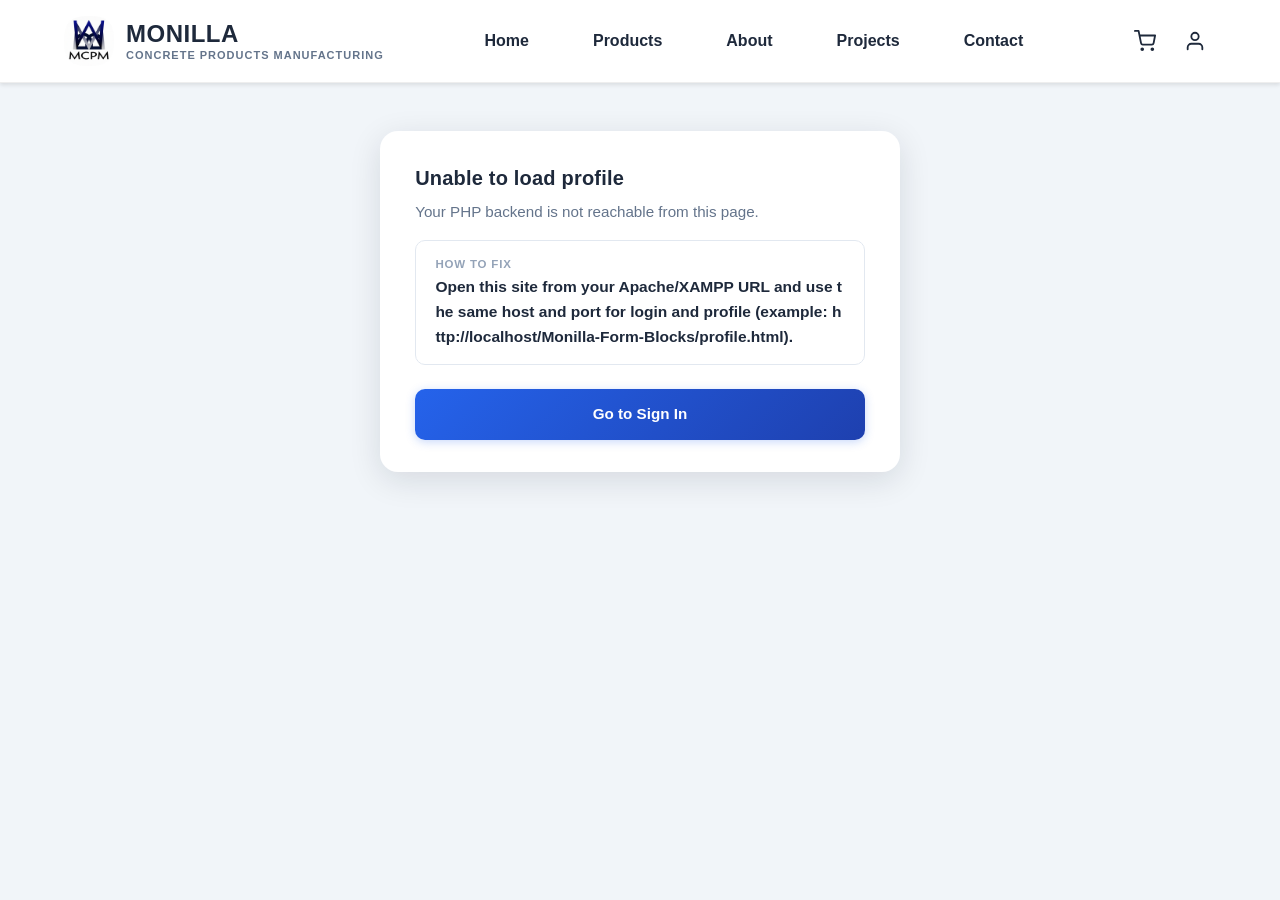
<file: profile.html>
<!doctype html>
<html lang="en">
  <head>
    <meta charset="UTF-8" />
    <meta name="viewport" content="width=device-width, initial-scale=1.0" />
    <title>My Profile – Monilla</title>
    <link rel="icon" type="image/png" href="images/home_product/LOGO.png" />
    <link rel="stylesheet" href="style.css" />
    <style>
      /* ── Profile Page Styles ── */
      .profile-page-wrapper {
        min-height: 100vh;
        background: #f1f5f9;
        display: flex;
        flex-direction: column;
      }

      .profile-main {
        flex: 1;
        display: flex;
        justify-content: center;
        align-items: flex-start;
        padding: 3rem 1rem 4rem;
      }

      .profile-card {
        background: #fff;
        border-radius: 18px;
        box-shadow: 0 8px 32px rgba(15, 23, 42, 0.12);
        width: min(100%, 520px);
        overflow: hidden;
      }

      /* Top banner */
      .profile-banner {
        height: 120px;
        background: linear-gradient(135deg, #1e3a8a 0%, #2563eb 100%);
        position: relative;
      }

      /* Avatar */
      .profile-avatar-wrap {
        position: absolute;
        bottom: -44px;
        left: 50%;
        transform: translateX(-50%);
      }

      .profile-avatar {
        width: 88px;
        height: 88px;
        border-radius: 50%;
        background: linear-gradient(135deg, #2563eb 0%, #1e40af 100%);
        border: 4px solid #fff;
        display: flex;
        align-items: center;
        justify-content: center;
        font-size: 32px;
        font-weight: 800;
        color: #fff;
        letter-spacing: 1px;
        box-shadow: 0 4px 16px rgba(37, 99, 235, 0.35);
        user-select: none;
      }

      /* Card body */
      .profile-body {
        padding: 60px 2.2rem 2rem;
        text-align: center;
      }

      .profile-name {
        font-size: 1.6rem;
        font-weight: 800;
        color: #1e293b;
        margin: 0 0 0.25rem;
        letter-spacing: 0.2px;
      }

      .profile-email {
        font-size: 0.95rem;
        color: #64748b;
        font-weight: 500;
        margin: 0 0 1.8rem;
      }

      /* Info rows */
      .profile-info-list {
        display: flex;
        flex-direction: column;
        gap: 0;
        text-align: left;
        border: 1px solid #e2e8f0;
        border-radius: 10px;
        overflow: hidden;
        margin-bottom: 1.5rem;
      }

      .profile-info-row {
        display: flex;
        align-items: center;
        gap: 1rem;
        padding: 0.9rem 1.2rem;
        border-bottom: 1px solid #f1f5f9;
      }

      .profile-info-row:last-child {
        border-bottom: none;
      }

      .profile-info-icon {
        width: 36px;
        height: 36px;
        border-radius: 8px;
        background: #eff6ff;
        display: flex;
        align-items: center;
        justify-content: center;
        color: #2563eb;
        flex-shrink: 0;
      }

      .profile-info-content {
        flex: 1;
        min-width: 0;
      }

      .profile-info-label {
        font-size: 0.72rem;
        font-weight: 700;
        color: #94a3b8;
        text-transform: uppercase;
        letter-spacing: 0.8px;
        margin-bottom: 1px;
      }

      .profile-info-value {
        font-size: 0.97rem;
        font-weight: 600;
        color: #1e293b;
        word-break: break-all;
      }

      /* Buttons */
      .profile-btn-group {
        display: flex;
        flex-direction: column;
        gap: 0.7rem;
        margin-top: 0.5rem;
      }

      .profile-btn {
        display: flex;
        align-items: center;
        justify-content: center;
        gap: 8px;
        padding: 0.85rem 1.5rem;
        border-radius: 10px;
        font-size: 0.95rem;
        font-weight: 700;
        cursor: pointer;
        border: none;
        transition: all 0.2s ease;
        text-decoration: none;
        width: 100%;
      }

      .profile-btn-primary {
        background: linear-gradient(135deg, #2563eb 0%, #1e40af 100%);
        color: #fff;
        box-shadow: 0 2px 10px rgba(37, 99, 235, 0.25);
      }

      .profile-btn-primary:hover {
        background: linear-gradient(135deg, #1d4ed8 0%, #1e3a8a 100%);
        box-shadow: 0 4px 16px rgba(37, 99, 235, 0.35);
        transform: translateY(-1px);
      }

      .profile-btn-danger {
        background: #fff;
        color: #dc2626;
        border: 1.5px solid #fca5a5;
      }

      .profile-btn-danger:hover {
        background: #fef2f2;
        border-color: #f87171;
      }

      /* Loading & error states */
      .profile-loading {
        text-align: center;
        padding: 3rem 1rem;
        color: #64748b;
        font-size: 1rem;
        font-weight: 500;
      }

      .profile-spinner {
        display: inline-block;
        width: 28px;
        height: 28px;
        border: 3px solid #e2e8f0;
        border-top-color: #2563eb;
        border-radius: 50%;
        animation: spin 0.75s linear infinite;
        margin-bottom: 0.8rem;
      }

      @keyframes spin {
        to {
          transform: rotate(360deg);
        }
      }

      @media (max-width: 600px) {
        .profile-body {
          padding: 60px 1.2rem 1.5rem;
        }
        .profile-name {
          font-size: 1.3rem;
        }
      }
    </style>
  </head>
  <body>
    <div class="profile-page-wrapper">
      <header>
        <div class="header-container">
          <div class="logo">
            <img
              src="images/home_product/LOGO.png"
              alt="Monilla Concrete Logo"
              class="logo-img"
            />
            <div class="logo-text">
              <span class="logo-title">MONILLA</span>
              <span class="logo-subtitle">CONCRETE PRODUCTS MANUFACTURING</span>
            </div>
          </div>

          <nav class="nav-menu">
            <a href="index.html#home" class="nav-link">Home</a>
            <a href="products.html" class="nav-link">Products</a>
            <a href="about.html" class="nav-link">About</a>
            <a href="projects.html" class="nav-link">Projects</a>
            <a href="contact.html" class="nav-link">Contact</a>
          </nav>

          <button
            class="mobile-menu-toggle"
            id="mobileMenuToggle"
            aria-label="Toggle navigation menu"
            aria-expanded="false"
          >
            <span></span>
            <span></span>
            <span></span>
          </button>

          <div class="header-right">
            <!-- Cart Icon -->
            <button
              class="header-icon-btn"
              id="cartBtn"
              aria-label="Shopping cart"
            >
              <svg
                xmlns="http://www.w3.org/2000/svg"
                width="22"
                height="22"
                viewBox="0 0 24 24"
                fill="none"
                stroke="currentColor"
                stroke-width="2"
                stroke-linecap="round"
                stroke-linejoin="round"
              >
                <circle cx="9" cy="21" r="1"></circle>
                <circle cx="20" cy="21" r="1"></circle>
                <path
                  d="M1 1h4l2.68 13.39a2 2 0 0 0 2 1.61h9.72a2 2 0 0 0 2-1.61L23 6H6"
                ></path>
              </svg>
              <span class="header-icon-badge hidden" id="cartBadge">0</span>
            </button>
            <!-- User / Profile Icon -->
            <div class="header-user-wrap" id="headerUserWrap">
              <button
                class="header-icon-btn"
                id="headerUserBtn"
                aria-label="User account"
              >
                <svg
                  xmlns="http://www.w3.org/2000/svg"
                  width="22"
                  height="22"
                  viewBox="0 0 24 24"
                  fill="none"
                  stroke="currentColor"
                  stroke-width="2"
                  stroke-linecap="round"
                  stroke-linejoin="round"
                >
                  <path d="M20 21v-2a4 4 0 0 0-4-4H8a4 4 0 0 0-4 4v2"></path>
                  <circle cx="12" cy="7" r="4"></circle>
                </svg>
              </button>
              <div class="header-user-dropdown hidden" id="headerUserDropdown">
                <a href="profile.html" class="header-dropdown-item">
                  <svg
                    xmlns="http://www.w3.org/2000/svg"
                    width="16"
                    height="16"
                    viewBox="0 0 24 24"
                    fill="none"
                    stroke="currentColor"
                    stroke-width="2"
                    stroke-linecap="round"
                    stroke-linejoin="round"
                  >
                    <path d="M20 21v-2a4 4 0 0 0-4-4H8a4 4 0 0 0-4 4v2"></path>
                    <circle cx="12" cy="7" r="4"></circle>
                  </svg>
                  My Profile
                </a>
                <button
                  class="header-dropdown-item header-dropdown-logout"
                  id="headerLogoutBtn"
                >
                  <svg
                    xmlns="http://www.w3.org/2000/svg"
                    width="16"
                    height="16"
                    viewBox="0 0 24 24"
                    fill="none"
                    stroke="currentColor"
                    stroke-width="2"
                    stroke-linecap="round"
                    stroke-linejoin="round"
                  >
                    <path d="M9 21H5a2 2 0 0 1-2-2V5a2 2 0 0 1 2-2h4"></path>
                    <polyline points="16 17 21 12 16 7"></polyline>
                    <line x1="21" y1="12" x2="9" y2="12"></line>
                  </svg>
                  Logout
                </button>
              </div>
            </div>
          </div>
        </div>
      </header>

      <main class="profile-main">
        <div class="profile-card" id="profileCard">
          <!-- Content injected by JS -->
          <div class="profile-loading" id="profileLoading">
            <div class="profile-spinner"></div>
            <br />Loading your profile…
          </div>
        </div>
      </main>
    </div>

    <script src="js/cart.js"></script>
    <script src="js/header-auth.js"></script>
    <script>
      (function () {
        "use strict";

        async function loadProfile() {
          var card = document.getElementById("profileCard");

          var user = null;
          var backendReachable = true;
          try {
            var res = await fetch("backend/me.php", {
              credentials: "same-origin",
              cache: "no-store",
            });
            if (!res.ok) {
              backendReachable = false;
            }
            var data = await res.json();
            if (data.authenticated && data.user) {
              user = data.user;
            }
          } catch (e) {
            backendReachable = false;
          }

          if (!backendReachable) {
            card.innerHTML =
              '<div class="profile-body" style="padding-top:2.2rem;text-align:left">' +
              '<h1 class="profile-name" style="font-size:1.25rem;margin-bottom:0.6rem">Unable to load profile</h1>' +
              '<p class="profile-email" style="margin-bottom:1rem">Your PHP backend is not reachable from this page.</p>' +
              '<div class="profile-info-list">' +
              '<div class="profile-info-row"><div class="profile-info-content">' +
              '<div class="profile-info-label">How to fix</div>' +
              '<div class="profile-info-value">Open this site from your Apache/XAMPP URL and use the same host and port for login and profile (example: http://localhost/Monilla-Form-Blocks/profile.html).</div>' +
              "</div></div></div>" +
              '<div class="profile-btn-group"><a href="login.html" class="profile-btn profile-btn-primary">Go to Sign In</a></div>' +
              "</div>";
            return;
          }

          if (!user) {
            // Not logged in — redirect to login
            window.location.href = "login.html";
            return;
          }

          var initials = getInitials(user.name);

          card.innerHTML =
            '<div class="profile-banner">' +
            '<div class="profile-avatar-wrap">' +
            '<div class="profile-avatar">' +
            initials +
            "</div>" +
            "</div>" +
            "</div>" +
            '<div class="profile-body">' +
            '<h1 class="profile-name">' +
            escapeHtml(user.name) +
            "</h1>" +
            '<p class="profile-email">' +
            escapeHtml(user.email) +
            "</p>" +
            '<div class="profile-info-list">' +
            '<div class="profile-info-row">' +
            '<div class="profile-info-icon">' +
            '<svg xmlns="http://www.w3.org/2000/svg" width="18" height="18" viewBox="0 0 24 24" fill="none" stroke="currentColor" stroke-width="2" stroke-linecap="round" stroke-linejoin="round"><path d="M20 21v-2a4 4 0 0 0-4-4H8a4 4 0 0 0-4 4v2"></path><circle cx="12" cy="7" r="4"></circle></svg>' +
            "</div>" +
            '<div class="profile-info-content">' +
            '<div class="profile-info-label">Full Name</div>' +
            '<div class="profile-info-value">' +
            escapeHtml(user.name) +
            "</div>" +
            "</div>" +
            "</div>" +
            '<div class="profile-info-row">' +
            '<div class="profile-info-icon">' +
            '<svg xmlns="http://www.w3.org/2000/svg" width="18" height="18" viewBox="0 0 24 24" fill="none" stroke="currentColor" stroke-width="2" stroke-linecap="round" stroke-linejoin="round"><path d="M4 4h16c1.1 0 2 .9 2 2v12c0 1.1-.9 2-2 2H4c-1.1 0-2-.9-2-2V6c0-1.1.9-2 2-2z"></path><polyline points="22,6 12,13 2,6"></polyline></svg>' +
            "</div>" +
            '<div class="profile-info-content">' +
            '<div class="profile-info-label">Email Address</div>' +
            '<div class="profile-info-value">' +
            escapeHtml(user.email) +
            "</div>" +
            "</div>" +
            "</div>" +
            '<div class="profile-info-row">' +
            '<div class="profile-info-icon">' +
            '<svg xmlns="http://www.w3.org/2000/svg" width="18" height="18" viewBox="0 0 24 24" fill="none" stroke="currentColor" stroke-width="2" stroke-linecap="round" stroke-linejoin="round"><rect x="3" y="4" width="18" height="18" rx="2" ry="2"></rect><line x1="16" y1="2" x2="16" y2="6"></line><line x1="8" y1="2" x2="8" y2="6"></line><line x1="3" y1="10" x2="21" y2="10"></line></svg>' +
            "</div>" +
            '<div class="profile-info-content">' +
            '<div class="profile-info-label">Account ID</div>' +
            '<div class="profile-info-value">#' +
            escapeHtml(String(user.id)) +
            "</div>" +
            "</div>" +
            "</div>" +
            "</div>" +
            '<div class="profile-btn-group">' +
            '<a href="index.html" class="profile-btn profile-btn-primary">' +
            '<svg xmlns="http://www.w3.org/2000/svg" width="16" height="16" viewBox="0 0 24 24" fill="none" stroke="currentColor" stroke-width="2" stroke-linecap="round" stroke-linejoin="round"><path d="M3 9l9-7 9 7v11a2 2 0 0 1-2 2H5a2 2 0 0 1-2-2z"></path><polyline points="9 22 9 12 15 12 15 22"></polyline></svg>' +
            "Back to Home" +
            "</a>" +
            '<button class="profile-btn profile-btn-danger" id="profileLogoutBtn">' +
            '<svg xmlns="http://www.w3.org/2000/svg" width="16" height="16" viewBox="0 0 24 24" fill="none" stroke="currentColor" stroke-width="2" stroke-linecap="round" stroke-linejoin="round"><path d="M9 21H5a2 2 0 0 1-2-2V5a2 2 0 0 1 2-2h4"></path><polyline points="16 17 21 12 16 7"></polyline><line x1="21" y1="12" x2="9" y2="12"></line></svg>' +
            "Sign Out" +
            "</button>" +
            "</div>" +
            "</div>";

          // Logout from profile page
          var logoutBtn = document.getElementById("profileLogoutBtn");
          if (logoutBtn) {
            logoutBtn.addEventListener("click", async function () {
              try {
                await fetch("backend/logout.php", {
                  method: "POST",
                  credentials: "same-origin",
                });
              } catch (e) {}
              window.location.href = "login.html";
            });
          }
        }

        function getInitials(name) {
          if (!name) return "?";
          var parts = name.trim().split(/\s+/);
          if (parts.length === 1) return parts[0].charAt(0).toUpperCase();
          return (
            parts[0].charAt(0) + parts[parts.length - 1].charAt(0)
          ).toUpperCase();
        }

        function escapeHtml(str) {
          return String(str)
            .replace(/&/g, "&amp;")
            .replace(/</g, "&lt;")
            .replace(/>/g, "&gt;")
            .replace(/"/g, "&quot;");
        }

        document.addEventListener("DOMContentLoaded", loadProfile);
      })();
    </script>
  </body>
</html>
</file>
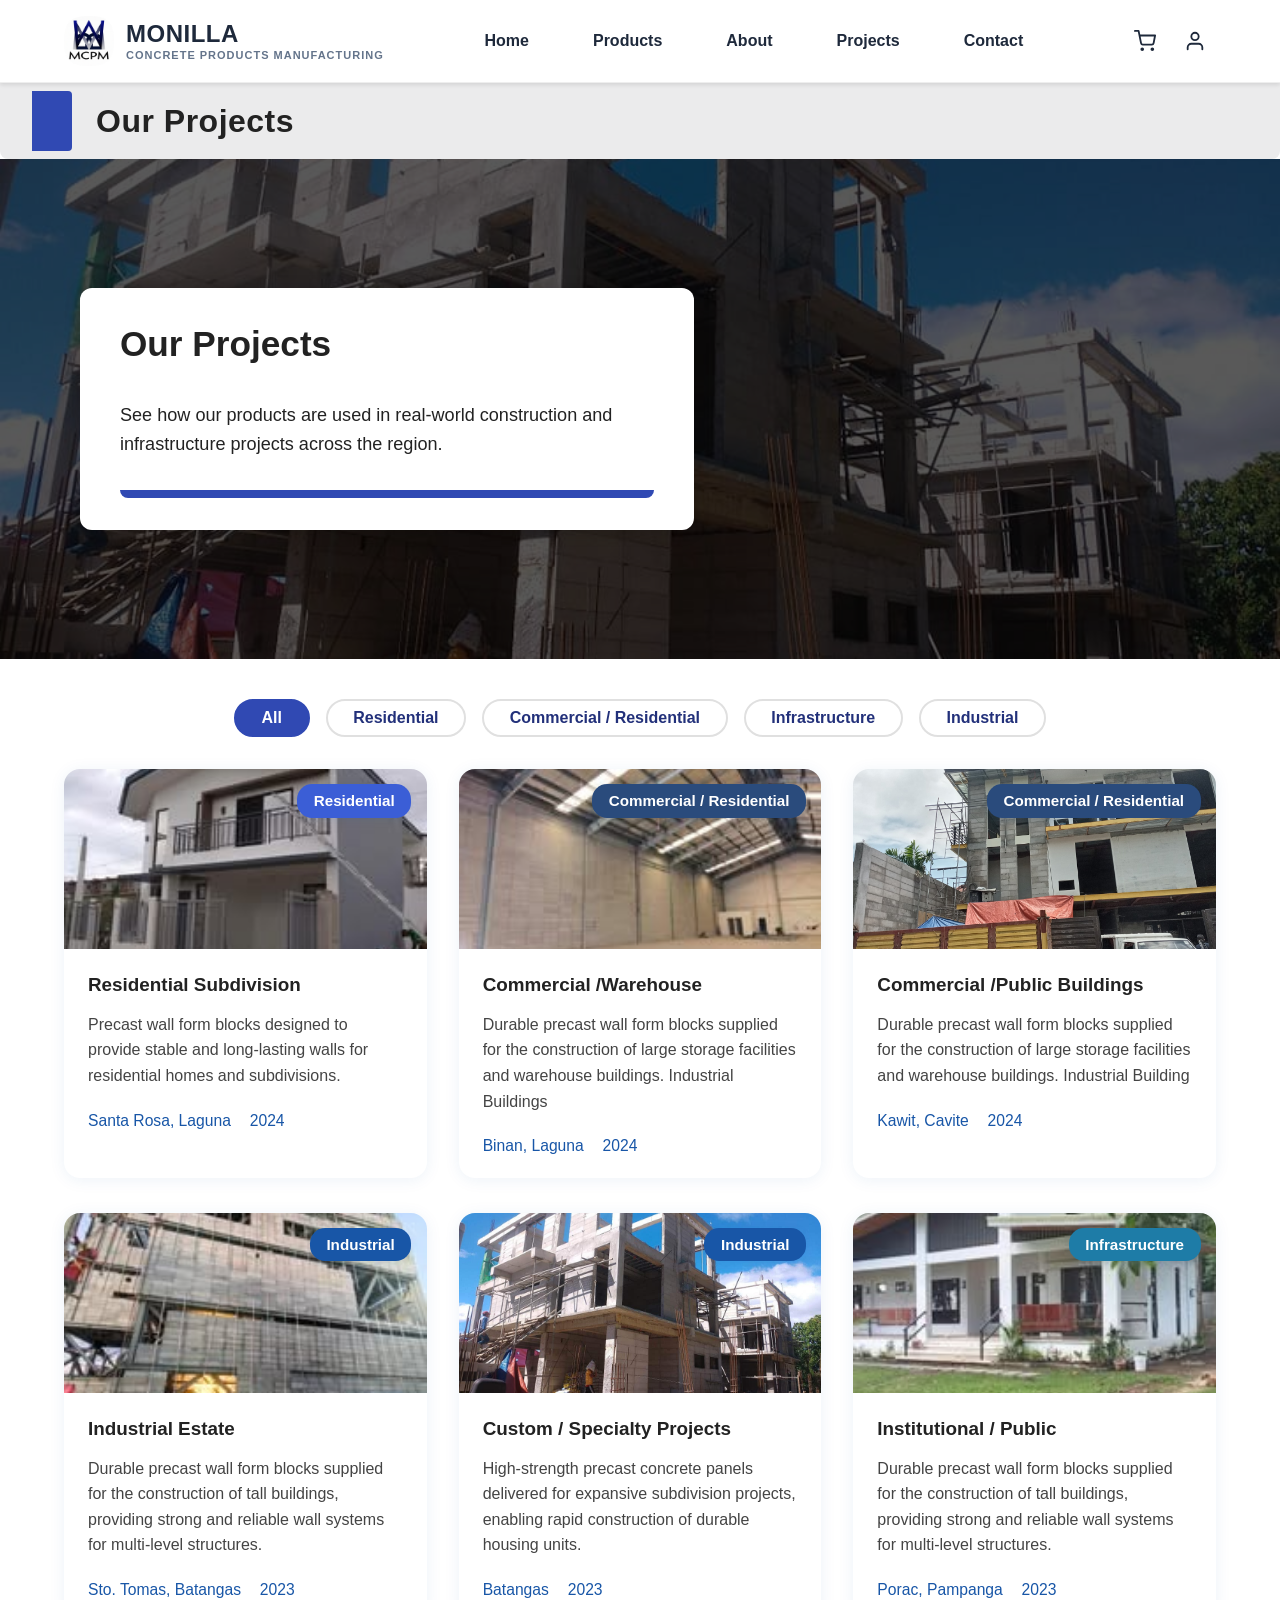
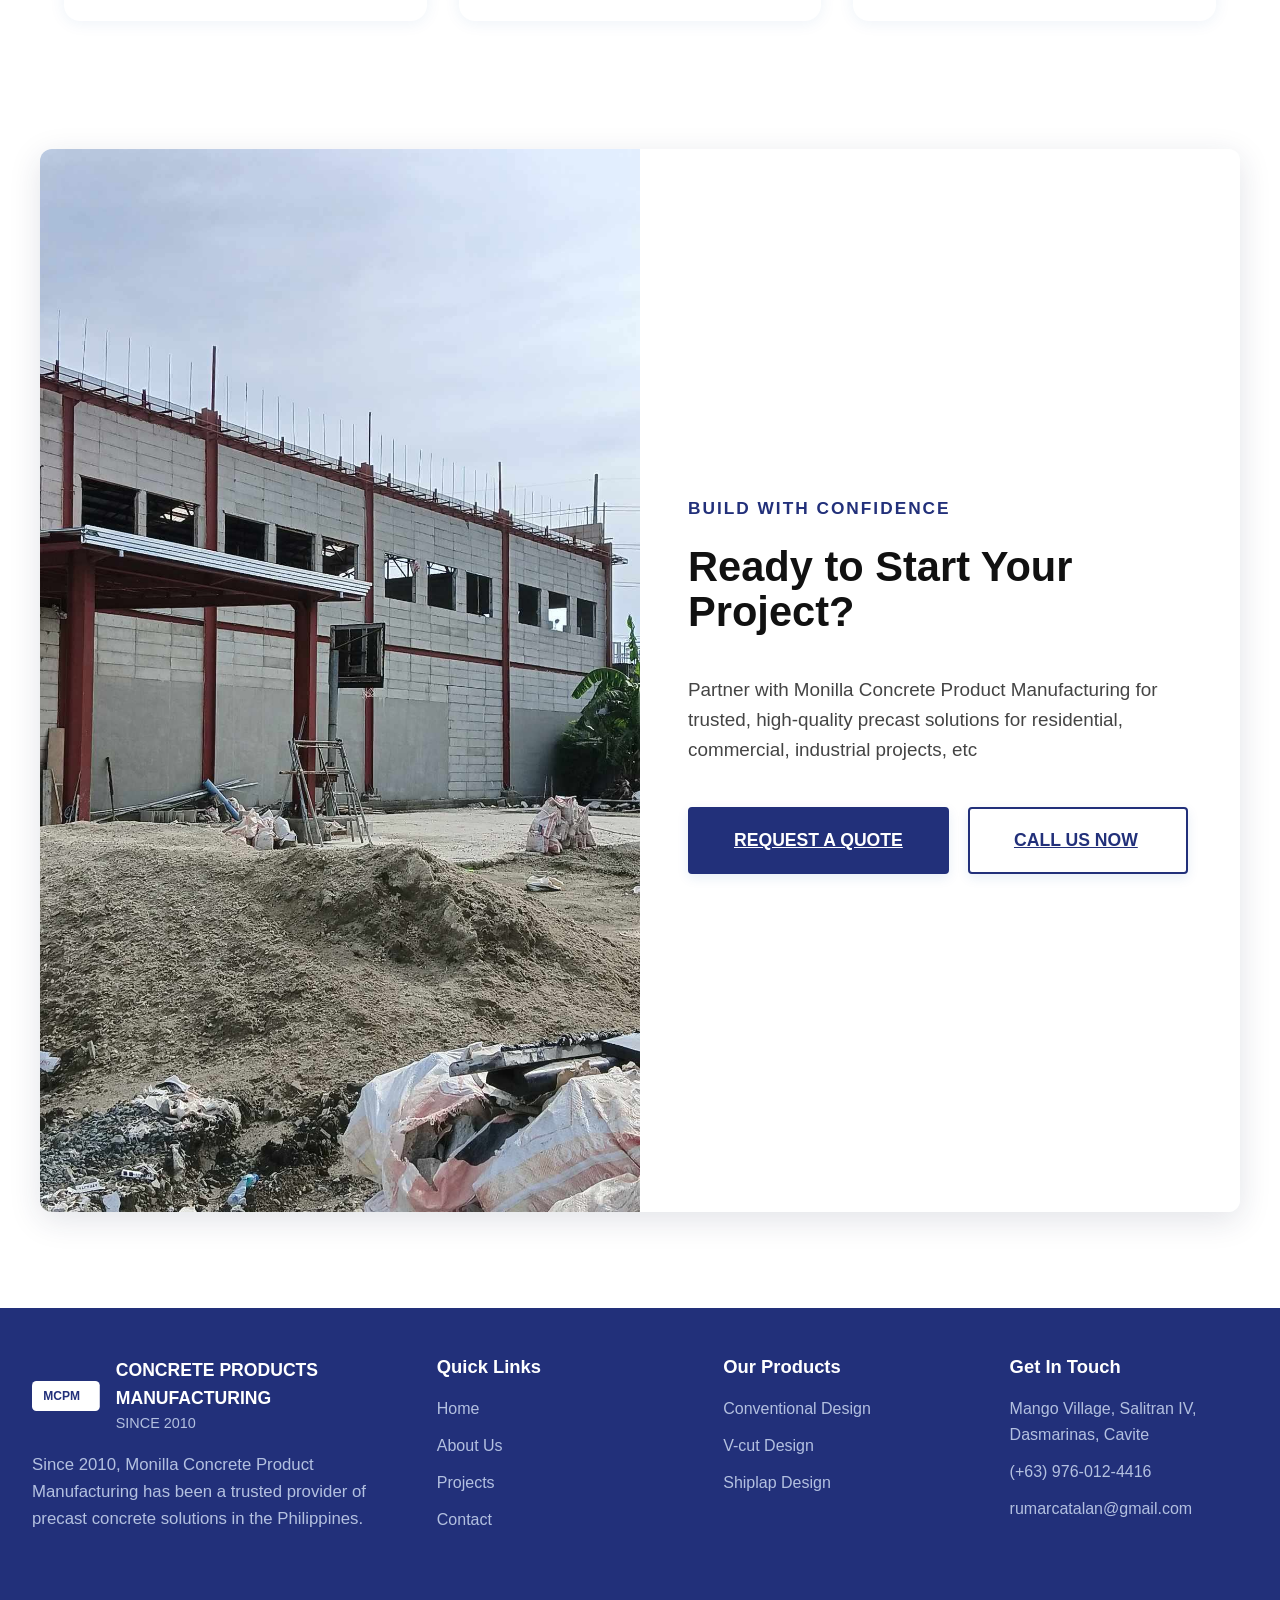
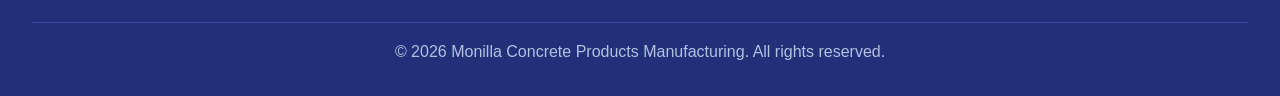
<file: projects.html>
<!doctype html>
<html lang="en">
  <head>
    <meta charset="UTF-8" />
    <meta name="viewport" content="width=device-width, initial-scale=1.0" />
    <title>Projects | Monilla Website</title>
    <link rel="icon" type="image/png" href="images/home_product/LOGO.png" />
    <link rel="stylesheet" href="style.css" />
  </head>
  <body>
    <div class="project-wrapper">
      <header>
        <div class="header-container">
          <div class="logo">
            <img
              src="images/home_product/LOGO.png"
              alt="Monilla Concrete Logo"
              class="logo-img"
            />
            <div class="logo-text">
              <span class="logo-title">MONILLA</span>
              <span class="logo-subtitle">CONCRETE PRODUCTS MANUFACTURING</span>
            </div>
          </div>

          <nav class="nav-menu">
            <a href="index.html#home" class="nav-link">Home</a>
            <a href="products.html" class="nav-link">Products</a>
            <a href="about.html" class="nav-link">About</a>
            <a href="projects.html" class="nav-link">Projects</a>
            <a href="contact.html" class="nav-link">Contact</a>
          </nav>

          <button
            class="mobile-menu-toggle"
            id="mobileMenuToggle"
            aria-label="Toggle navigation menu"
            aria-expanded="false"
            type="button"
          >
            <span></span><span></span><span></span>
          </button>

          <div class="header-right">
            <button
              class="header-icon-btn"
              id="cartBtn"
              type="button"
              aria-label="Shopping cart"
            >
              <svg
                xmlns="http://www.w3.org/2000/svg"
                width="22"
                height="22"
                viewBox="0 0 24 24"
                fill="none"
                stroke="currentColor"
                stroke-width="2"
                stroke-linecap="round"
                stroke-linejoin="round"
              >
                <circle cx="9" cy="21" r="1"></circle>
                <circle cx="20" cy="21" r="1"></circle>
                <path
                  d="M1 1h4l2.68 13.39a2 2 0 0 0 2 1.61h9.72a2 2 0 0 0 2-1.61L23 6H6"
                ></path>
              </svg>
              <span class="header-icon-badge hidden" id="cartBadge">0</span>
            </button>

            <div class="header-user-wrap" id="headerUserWrap">
              <button
                class="header-icon-btn"
                id="headerUserBtn"
                aria-label="User account"
                type="button"
              >
                <svg
                  xmlns="http://www.w3.org/2000/svg"
                  width="22"
                  height="22"
                  viewBox="0 0 24 24"
                  fill="none"
                  stroke="currentColor"
                  stroke-width="2"
                  stroke-linecap="round"
                  stroke-linejoin="round"
                >
                  <path d="M20 21v-2a4 4 0 0 0-4-4H8a4 4 0 0 0-4 4v2"></path>
                  <circle cx="12" cy="7" r="4"></circle>
                </svg>
              </button>
              <div class="header-user-dropdown hidden" id="headerUserDropdown">
                <a href="profile.html" class="header-dropdown-item"
                  >My Profile</a
                >
                <button
                  class="header-dropdown-item header-dropdown-logout"
                  id="headerLogoutBtn"
                  type="button"
                >
                  Logout
                </button>
              </div>
            </div>
          </div>
        </div>
      </header>

      <main>
        <section id="projects">
          <div class="section-header-row">
            <div class="section-title-bar"></div>
            <h2 class="section-main-title">Our Projects</h2>
          </div>

          <div class="section-hero-banner">
            <img
              src="images/home_img/ima2.png"
              alt="Projects Banner"
              class="hero-bg-img"
            />
            <div class="hero-overlay"></div>
            <div class="hero-content-row">
              <div class="hero-content-box">
                <h2 class="hero-content-title">Our Projects</h2>
                <p class="hero-content-desc">
                  See how our products are used in real-world construction and
                  infrastructure projects across the region.
                </p>
                <div class="hero-blue-bar"></div>
              </div>
            </div>
          </div>

          <div class="project-filter-section">
            <div class="project-filter-container">
              <div class="project-filters">
                <button class="project-filter-btn active">All</button>
                <button class="project-filter-btn">Residential</button>
                <button class="project-filter-btn">
                  Commercial / Residential
                </button>
                <button class="project-filter-btn">Infrastructure</button>
                <button class="project-filter-btn">Industrial</button>
              </div>
              <div class="project-card-grid">
                <div class="project-card">
                  <div class="project-card-img-wrap">
                    <img
                      src="images/gallery_img/gal93.png"
                      alt="Residential Subdivision"
                      class="project-card-img"
                    /><span class="project-card-badge residential"
                      >Residential</span
                    >
                  </div>
                  <div class="project-card-body">
                    <div class="project-card-title">
                      Residential Subdivision
                    </div>
                    <div class="project-card-desc">
                      Precast wall form blocks designed to provide stable and
                      long-lasting walls for residential homes and subdivisions.
                    </div>
                    <div class="project-card-meta">
                      <span>Santa Rosa, Laguna</span> <span>2024</span>
                    </div>
                  </div>
                </div>
                <div class="project-card">
                  <div class="project-card-img-wrap">
                    <img
                      src="images/gallery_img/gal113.png"
                      alt="Commercial / Residential"
                      class="project-card-img"
                    /><span class="project-card-badge commercial"
                      >Commercial / Residential</span
                    >
                  </div>
                  <div class="project-card-body">
                    <div class="project-card-title">Commercial /Warehouse</div>
                    <div class="project-card-desc">
                      Durable precast wall form blocks supplied for the
                      construction of large storage facilities and warehouse
                      buildings. Industrial Buildings
                    </div>
                    <div class="project-card-meta">
                      <span>Binan, Laguna</span> <span>2024</span>
                    </div>
                  </div>
                </div>
                <div class="project-card">
                  <div class="project-card-img-wrap">
                    <img
                      src="images/home_img/ima3.png"
                      alt="Commercial / Residential"
                      class="project-card-img"
                    /><span class="project-card-badge commercial"
                      >Commercial / Residential</span
                    >
                  </div>
                  <div class="project-card-body">
                    <div class="project-card-title">
                      Commercial /Public Buildings
                    </div>
                    <div class="project-card-desc">
                      Durable precast wall form blocks supplied for the
                      construction of large storage facilities and warehouse
                      buildings. Industrial Building
                    </div>
                    <div class="project-card-meta">
                      <span>Kawit, Cavite</span> <span>2024</span>
                    </div>
                  </div>
                </div>
                <div class="project-card">
                  <div class="project-card-img-wrap">
                    <img
                      src="images/gallery_img/gal114.png"
                      alt="Industrial Estate"
                      class="project-card-img"
                    /><span class="project-card-badge industrial"
                      >Industrial</span
                    >
                  </div>
                  <div class="project-card-body">
                    <div class="project-card-title">Industrial Estate</div>
                    <div class="project-card-desc">
                      Durable precast wall form blocks supplied for the
                      construction of tall buildings, providing strong and
                      reliable wall systems for multi-level structures.
                    </div>
                    <div class="project-card-meta">
                      <span>Sto. Tomas, Batangas</span> <span>2023</span>
                    </div>
                  </div>
                </div>
                <div class="project-card">
                  <div class="project-card-img-wrap">
                    <img
                      src="images/home_img/ima2.png"
                      alt="Industrial Estate"
                      class="project-card-img"
                    /><span class="project-card-badge industrial"
                      >Industrial</span
                    >
                  </div>
                  <div class="project-card-body">
                    <div class="project-card-title">
                      Custom / Specialty Projects
                    </div>
                    <div class="project-card-desc">
                      High-strength precast concrete panels delivered for
                      expansive subdivision projects, enabling rapid
                      construction of durable housing units.
                    </div>
                    <div class="project-card-meta">
                      <span>Batangas</span> <span>2023</span>
                    </div>
                  </div>
                </div>
                <div class="project-card">
                  <div class="project-card-img-wrap">
                    <img
                      src="images/gallery_img/gal87.png"
                      alt="Bridge / Highway"
                      class="project-card-img"
                    /><span class="project-card-badge infrastructure"
                      >Infrastructure</span
                    >
                  </div>
                  <div class="project-card-body">
                    <div class="project-card-title">Institutional / Public</div>
                    <div class="project-card-desc">
                      Durable precast wall form blocks supplied for the
                      construction of tall buildings, providing strong and
                      reliable wall systems for multi-level structures.
                    </div>
                    <div class="project-card-meta">
                      <span>Porac, Pampanga</span> <span>2023</span>
                    </div>
                  </div>
                </div>
              </div>
            </div>
          </div>

          <div class="project-cta-section">
            <div class="project-cta-container redesigned-cta">
              <div class="project-cta-img-wrap redesigned-cta-img-wrap">
                <img
                  src="images/home_img/ima1.png"
                  alt="Ready to Start Project"
                  class="project-cta-img redesigned-cta-img"
                />
              </div>
              <div class="project-cta-content redesigned-cta-content">
                <div class="project-cta-label redesigned-cta-label">
                  BUILD WITH CONFIDENCE
                </div>
                <h2 class="project-cta-title redesigned-cta-title">
                  Ready to Start Your Project?
                </h2>
                <p class="project-cta-desc redesigned-cta-desc">
                  Partner with Monilla Concrete Product Manufacturing for
                  trusted, high-quality precast solutions for residential,
                  commercial, industrial projects, etc
                </p>
                <div class="project-cta-btn-row redesigned-cta-btn-row">
                  <a
                    class="project-cta-btn redesigned-cta-btn primary"
                    href="contact.html"
                    >REQUEST A QUOTE</a
                  >
                  <a
                    class="project-cta-btn redesigned-cta-btn secondary"
                    href="contact.html"
                    >CALL US NOW</a
                  >
                </div>
              </div>
            </div>
          </div>
        </section>
      </main>

      <footer class="site-footer">
        <div class="footer-container">
          <div class="footer-col footer-brand">
            <div class="footer-logo-row">
              <svg
                width="90"
                height="40"
                viewBox="0 0 90 40"
                fill="none"
                xmlns="http://www.w3.org/2000/svg"
              >
                <rect width="90" height="40" rx="6" fill="#fff" />
                <text
                  x="15"
                  y="25"
                  font-size="16"
                  font-weight="bold"
                  fill="#22307a"
                >
                  MCPM
                </text>
              </svg>
              <div class="footer-brand-text">
                <span class="footer-brand-title"
                  >CONCRETE PRODUCTS MANUFACTURING</span
                >
                <span class="footer-brand-since">SINCE 2010</span>
              </div>
            </div>
            <p class="footer-desc">
              Since 2010, Monilla Concrete Product Manufacturing has been a
              trusted provider of precast concrete solutions in the Philippines.
            </p>
          </div>
          <div class="footer-col">
            <h4>Quick Links</h4>
            <ul>
              <li><a href="index.html#home">Home</a></li>
              <li><a href="about.html">About Us</a></li>
              <li><a href="projects.html">Projects</a></li>
              <li><a href="contact.html">Contact</a></li>
            </ul>
          </div>
          <div class="footer-col">
            <h4>Our Products</h4>
            <ul>
              <li><a href="index.html#products">Conventional Design</a></li>
              <li><a href="index.html#products">V-cut Design</a></li>
              <li><a href="index.html#products">Shiplap Design</a></li>
            </ul>
          </div>
          <div class="footer-col">
            <h4>Get In Touch</h4>
            <ul class="footer-contact">
              <li>Mango Village, Salitran IV, Dasmarinas, Cavite</li>
              <li>(+63) 976-012-4416</li>
              <li>rumarcatalan@gmail.com</li>
            </ul>
          </div>
        </div>
        <div class="footer-bottom">
          <hr />
          <p>
            © 2026 Monilla Concrete Products Manufacturing. All rights reserved.
          </p>
        </div>
      </footer>
    </div>

    <script src="js/cart.js"></script>
    <script src="js/header-auth.js"></script>
    <script>
      (function () {
        var mobileMenuToggle = document.getElementById("mobileMenuToggle");
        var navMenu = document.querySelector(".nav-menu");
        if (!mobileMenuToggle || !navMenu) return;

        mobileMenuToggle.addEventListener("click", function () {
          var isOpen = navMenu.classList.toggle("mobile-open");
          mobileMenuToggle.setAttribute(
            "aria-expanded",
            isOpen ? "true" : "false",
          );
          document.body.classList.toggle("mobile-menu-open", isOpen);
        });
      })();
    </script>
  </body>
</html>
</file>
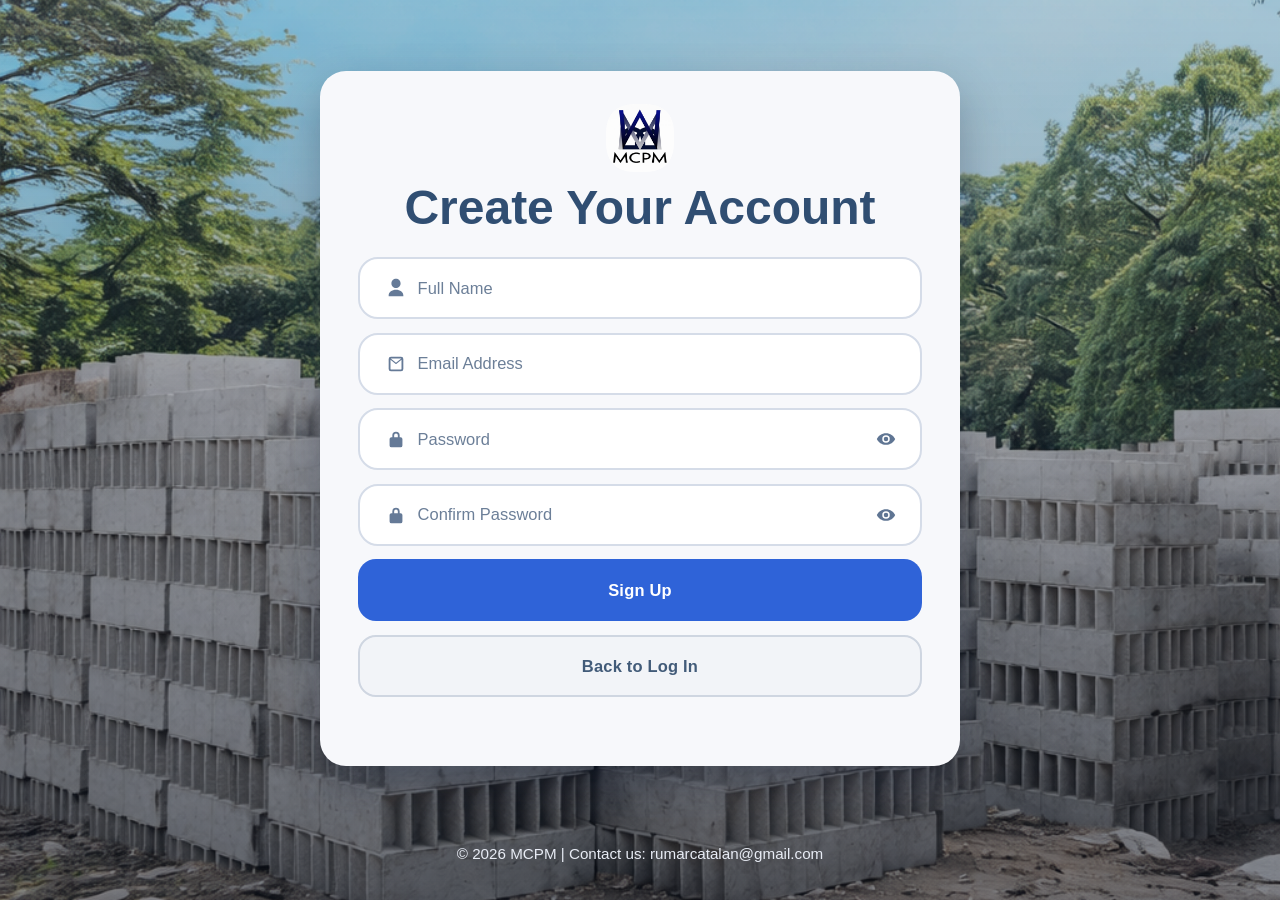
<file: signup.html>
<!doctype html>
<html lang="en">
  <head>
    <meta charset="UTF-8" />
    <meta name="viewport" content="width=device-width, initial-scale=1.0" />
    <title>Precast Solutions | Sign Up</title>
    <link rel="stylesheet" href="auth.css" />
  </head>
  <body class="auth-page">
    <div class="auth-overlay"></div>

    <main class="auth-main">
      <section class="auth-card" aria-labelledby="signupTitle">
        <div class="brand-wrap">
          <div class="brand-mark">
            <img src="images/home_product/LOGO.png" alt="MCPM logo" />
          </div>
          <h1 id="signupTitle" class="auth-title">Create Your Account</h1>
        </div>

        <form
          id="signupForm"
          class="auth-form"
          action="#"
          method="post"
          novalidate
        >
          <label class="input-row" for="signupName">
            <span class="input-icon" aria-hidden="true">
              <svg viewBox="0 0 24 24" focusable="false">
                <path
                  d="M12 12c2.76 0 5-2.24 5-5s-2.24-5-5-5-5 2.24-5 5 2.24 5 5 5Zm0 2c-4.42 0-8 2.69-8 6v1h16v-1c0-3.31-3.58-6-8-6Z"
                />
              </svg>
            </span>
            <input
              id="signupName"
              name="name"
              type="text"
              placeholder="Full Name"
              autocomplete="name"
              required
            />
          </label>

          <label class="input-row" for="signupEmail">
            <span class="input-icon" aria-hidden="true">
              <svg viewBox="0 0 24 24" focusable="false">
                <path
                  d="M4 6.5A2.5 2.5 0 0 1 6.5 4h11A2.5 2.5 0 0 1 20 6.5v11a2.5 2.5 0 0 1-2.5 2.5h-11A2.5 2.5 0 0 1 4 17.5v-11Zm2.24-.5 5.76 4.72L17.76 6H6.24Zm11.76 1.29-5.37 4.4a1 1 0 0 1-1.26 0L6 7.29V17.5c0 .28.22.5.5.5h11a.5.5 0 0 0 .5-.5V7.29Z"
                />
              </svg>
            </span>
            <input
              id="signupEmail"
              name="email"
              type="email"
              placeholder="Email Address"
              autocomplete="email"
              required
            />
          </label>

          <label class="input-row" for="signupPassword">
            <span class="input-icon" aria-hidden="true">
              <svg viewBox="0 0 24 24" focusable="false">
                <path
                  d="M17 10h-1V8a4 4 0 1 0-8 0v2H7a2 2 0 0 0-2 2v7a2 2 0 0 0 2 2h10a2 2 0 0 0 2-2v-7a2 2 0 0 0-2-2Zm-6 6.73V18a1 1 0 1 0 2 0v-1.27a2 2 0 1 0-2 0ZM10 10V8a2 2 0 1 1 4 0v2h-4Z"
                />
              </svg>
            </span>
            <input
              id="signupPassword"
              name="password"
              type="password"
              placeholder="Password"
              autocomplete="new-password"
              required
            />
            <button
              type="button"
              class="eye-btn"
              aria-label="Show password"
              data-show-label="Show password"
              data-hide-label="Hide password"
            >
              <svg
                class="eye-open"
                viewBox="0 0 24 24"
                focusable="false"
                aria-hidden="true"
              >
                <path
                  d="M12 5c-5.08 0-9.27 3.11-11 7 1.73 3.89 5.92 7 11 7s9.27-3.11 11-7c-1.73-3.89-5.92-7-11-7Zm0 11.5A4.5 4.5 0 1 1 12 7.5a4.5 4.5 0 0 1 0 9Zm0-7.2A2.7 2.7 0 1 0 12 14.7a2.7 2.7 0 0 0 0-5.4Z"
                />
              </svg>
              <svg
                class="eye-closed"
                viewBox="0 0 24 24"
                focusable="false"
                aria-hidden="true"
              >
                <path
                  d="M4.71 3.29 3.29 4.71l2.17 2.17C3.53 8.14 2.02 9.92 1 12c1.73 3.89 5.92 7 11 7 2.12 0 4.08-.54 5.77-1.47l2.52 2.52 1.41-1.41L4.71 3.29ZM12 17c-3.66 0-6.76-2.17-8.29-5 0-0.01.01-.01.01-.02.89-1.53 2.23-2.84 3.88-3.69l1.57 1.57A4.49 4.49 0 0 0 12 16.5c.79 0 1.53-.2 2.18-.54l1.51 1.51A9.72 9.72 0 0 1 12 17Zm0-10c5.08 0 9.27 3.11 11 7-.69 1.56-1.81 2.98-3.22 4.11l-1.45-1.45A9.81 9.81 0 0 0 20.29 12c-1.53-2.83-4.63-5-8.29-5-.94 0-1.84.14-2.69.4L7.74 5.83A11.6 11.6 0 0 1 12 7Zm-.01 2.2 2.52 2.52c.12-.3.19-.62.19-.97a2.7 2.7 0 0 0-2.7-2.7c-.35 0-.67.07-.96.18l.95.97Zm-2.64.53L12.27 12a2.7 2.7 0 0 1-2.92-2.27Z"
                />
              </svg>
            </button>
          </label>

          <label class="input-row" for="signupConfirmPassword">
            <span class="input-icon" aria-hidden="true">
              <svg viewBox="0 0 24 24" focusable="false">
                <path
                  d="M17 10h-1V8a4 4 0 1 0-8 0v2H7a2 2 0 0 0-2 2v7a2 2 0 0 0 2 2h10a2 2 0 0 0 2-2v-7a2 2 0 0 0-2-2Zm-6 6.73V18a1 1 0 1 0 2 0v-1.27a2 2 0 1 0-2 0ZM10 10V8a2 2 0 1 1 4 0v2h-4Z"
                />
              </svg>
            </span>
            <input
              id="signupConfirmPassword"
              name="confirmPassword"
              type="password"
              placeholder="Confirm Password"
              autocomplete="new-password"
              required
            />
            <button
              type="button"
              class="eye-btn"
              aria-label="Show password"
              data-show-label="Show password"
              data-hide-label="Hide password"
            >
              <svg
                class="eye-open"
                viewBox="0 0 24 24"
                focusable="false"
                aria-hidden="true"
              >
                <path
                  d="M12 5c-5.08 0-9.27 3.11-11 7 1.73 3.89 5.92 7 11 7s9.27-3.11 11-7c-1.73-3.89-5.92-7-11-7Zm0 11.5A4.5 4.5 0 1 1 12 7.5a4.5 4.5 0 0 1 0 9Zm0-7.2A2.7 2.7 0 1 0 12 14.7a2.7 2.7 0 0 0 0-5.4Z"
                />
              </svg>
              <svg
                class="eye-closed"
                viewBox="0 0 24 24"
                focusable="false"
                aria-hidden="true"
              >
                <path
                  d="M4.71 3.29 3.29 4.71l2.17 2.17C3.53 8.14 2.02 9.92 1 12c1.73 3.89 5.92 7 11 7 2.12 0 4.08-.54 5.77-1.47l2.52 2.52 1.41-1.41L4.71 3.29ZM12 17c-3.66 0-6.76-2.17-8.29-5 0-0.01.01-.01.01-.02.89-1.53 2.23-2.84 3.88-3.69l1.57 1.57A4.49 4.49 0 0 0 12 16.5c.79 0 1.53-.2 2.18-.54l1.51 1.51A9.72 9.72 0 0 1 12 17Zm0-10c5.08 0 9.27 3.11 11 7-.69 1.56-1.81 2.98-3.22 4.11l-1.45-1.45A9.81 9.81 0 0 0 20.29 12c-1.53-2.83-4.63-5-8.29-5-.94 0-1.84.14-2.69.4L7.74 5.83A11.6 11.6 0 0 1 12 7Zm-.01 2.2 2.52 2.52c.12-.3.19-.62.19-.97a2.7 2.7 0 0 0-2.7-2.7c-.35 0-.67.07-.96.18l.95.97Zm-2.64.53L12.27 12a2.7 2.7 0 0 1-2.92-2.27Z"
                />
              </svg>
            </button>
          </label>

          <button type="submit" class="btn btn-primary">Sign Up</button>
          <a href="login.html" class="btn btn-secondary">Back to Log In</a>
          <p class="form-message" aria-live="polite"></p>
        </form>
      </section>
    </main>

    <footer class="auth-footer">
      <p>© 2026 MCPM | Contact us: rumarcatalan@gmail.com</p>
    </footer>
    <script src="js/validation.js"></script>
    <script src="js/auth.js"></script>
  </body>
</html>
</file>
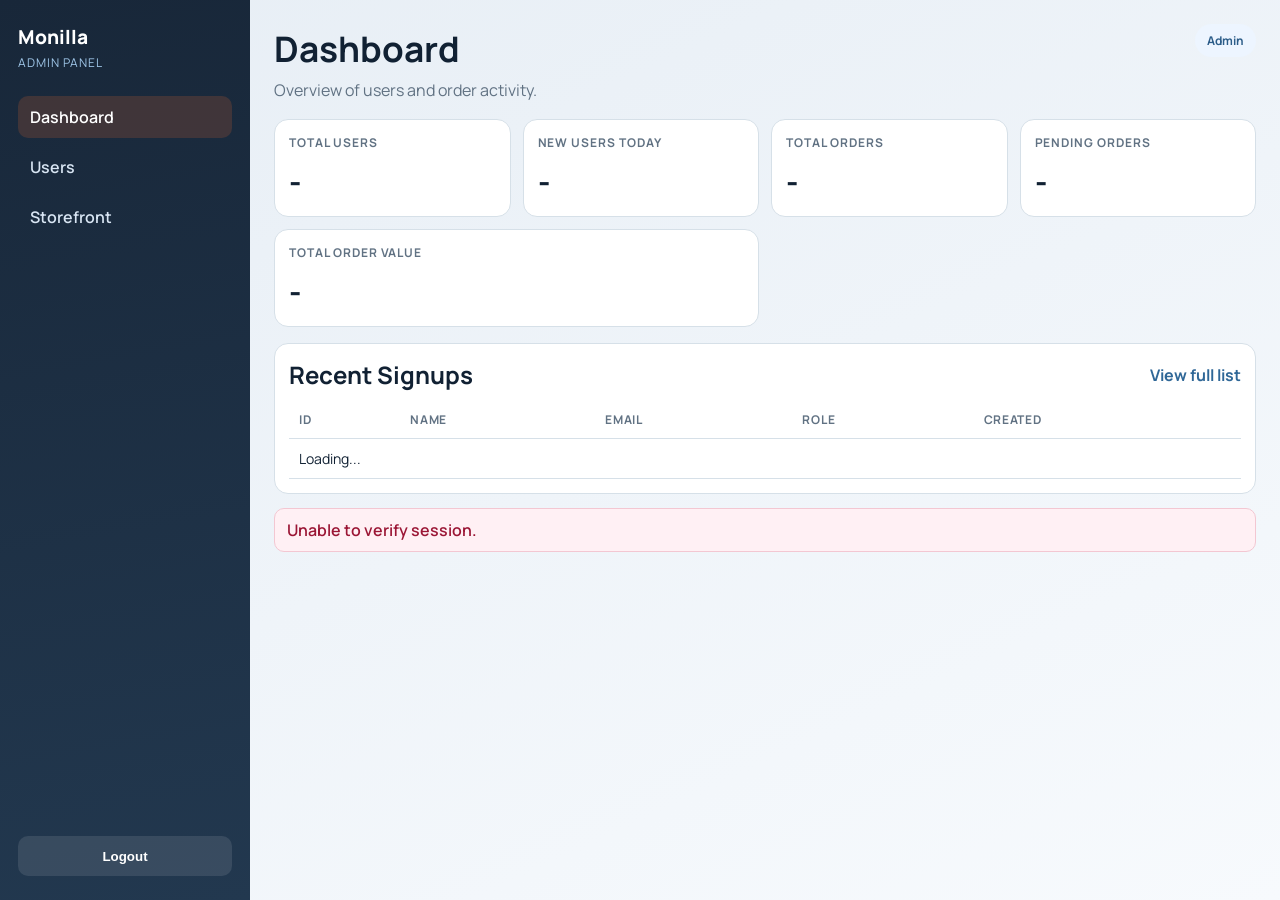
<file: admin/dashboard.html>
<!doctype html>
<html lang="en">
  <head>
    <meta charset="UTF-8" />
    <meta name="viewport" content="width=device-width, initial-scale=1.0" />
    <title>Admin Dashboard | Monilla</title>
    <link rel="preconnect" href="https://fonts.googleapis.com" />
    <link rel="preconnect" href="https://fonts.gstatic.com" crossorigin />
    <link
      href="https://fonts.googleapis.com/css2?family=Manrope:wght@400;500;600;700;800&display=swap"
      rel="stylesheet"
    />
    <link rel="stylesheet" href="dashboard.css" />
  </head>
  <body>
    <div class="admin-shell">
      <aside class="admin-sidebar">
        <div class="admin-sidebar-brand">
          <p>Monilla</p>
          <span>Admin Panel</span>
        </div>

        <nav class="admin-sidebar-nav" aria-label="Admin Navigation">
          <a class="is-active" href="dashboard.html">Dashboard</a>
          <a href="users.html">Users</a>
          <a href="../index.html">Storefront</a>
        </nav>

        <button id="adminLogoutBtn" class="admin-logout-btn" type="button">
          Logout
        </button>
      </aside>

      <main class="admin-main">
        <header class="admin-header">
          <div>
            <h1>Dashboard</h1>
            <p>Overview of users and order activity.</p>
          </div>
          <div class="admin-pill" id="adminIdentityPill">Admin</div>
        </header>

        <section class="admin-stat-grid" aria-label="Summary Statistics">
          <article class="admin-stat-card">
            <h2>Total Users</h2>
            <p id="statTotalUsers">-</p>
          </article>
          <article class="admin-stat-card">
            <h2>New Users Today</h2>
            <p id="statNewUsersToday">-</p>
          </article>
          <article class="admin-stat-card">
            <h2>Total Orders</h2>
            <p id="statTotalOrders">-</p>
          </article>
          <article class="admin-stat-card">
            <h2>Pending Orders</h2>
            <p id="statPendingOrders">-</p>
          </article>
          <article class="admin-stat-card admin-stat-wide">
            <h2>Total Order Value</h2>
            <p id="statOrderValue">-</p>
          </article>
        </section>

        <section class="admin-panel" aria-label="Recent Users">
          <div class="admin-panel-head">
            <h2>Recent Signups</h2>
            <a href="users.html">View full list</a>
          </div>
          <div class="admin-table-wrap">
            <table class="admin-table">
              <thead>
                <tr>
                  <th>ID</th>
                  <th>Name</th>
                  <th>Email</th>
                  <th>Role</th>
                  <th>Created</th>
                </tr>
              </thead>
              <tbody id="recentUsersBody">
                <tr>
                  <td colspan="5">Loading...</td>
                </tr>
              </tbody>
            </table>
          </div>
        </section>

        <p class="admin-error" id="adminDashboardError" hidden></p>
      </main>
    </div>

    <script src="dashboard.js"></script>
  </body>
</html>
</file>
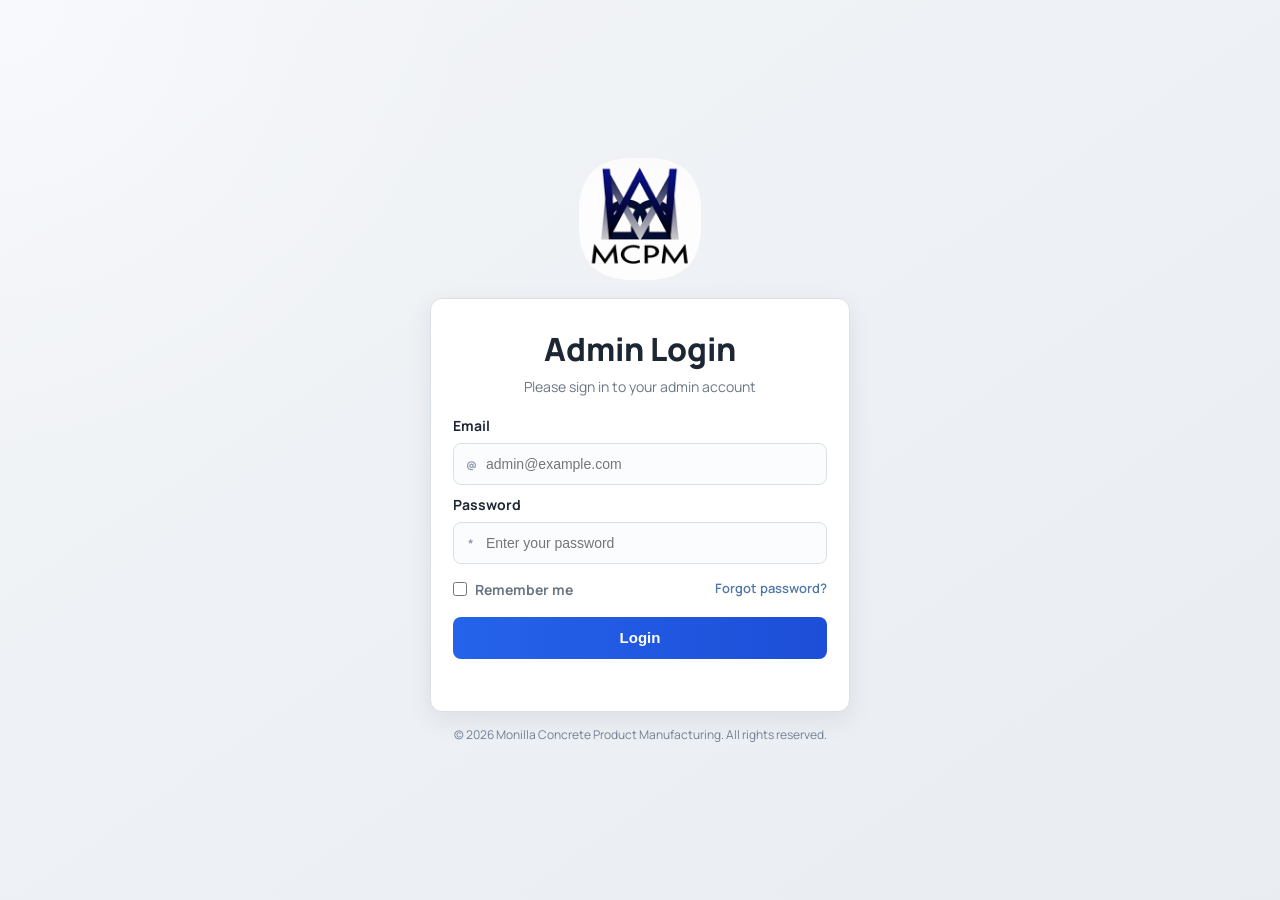
<file: admin/login.html>
<!doctype html>
<html lang="en">
  <head>
    <meta charset="UTF-8" />
    <meta name="viewport" content="width=device-width, initial-scale=1.0" />
    <title>Admin Login | Monilla</title>
    <link rel="preconnect" href="https://fonts.googleapis.com" />
    <link rel="preconnect" href="https://fonts.gstatic.com" crossorigin />
    <link
      href="https://fonts.googleapis.com/css2?family=Manrope:wght@400;500;600;700;800&display=swap"
      rel="stylesheet"
    />
    <link rel="stylesheet" href="login.css" />
  </head>
  <body>
    <main class="admin-login-page">
      <section class="admin-login-shell" aria-label="Admin Login Page">
        <img
          src="../images/home_product/LOGO.png"
          alt="Monilla Food Store"
          class="admin-login-logo"
        />

        <section class="admin-login-card" aria-label="Admin Login Form">
          <h2>Admin Login</h2>
          <p class="admin-login-sub">Please sign in to your admin account</p>

          <form id="adminLoginForm" novalidate>
            <label for="adminEmail">Email</label>
            <div class="admin-input-wrap">
              <span class="admin-input-icon" aria-hidden="true">@</span>
              <input
                id="adminEmail"
                name="email"
                type="email"
                placeholder="admin@example.com"
                autocomplete="username"
                required
              />
            </div>

            <label for="adminPassword">Password</label>
            <div class="admin-input-wrap">
              <span class="admin-input-icon" aria-hidden="true">*</span>
              <input
                id="adminPassword"
                name="password"
                type="password"
                placeholder="Enter your password"
                autocomplete="current-password"
                required
              />
            </div>

            <div class="admin-login-row">
              <label class="admin-remember-wrap" for="adminRemember">
                <input id="adminRemember" type="checkbox" />
                <span>Remember me</span>
              </label>
              <a class="admin-forgot" href="#">Forgot password?</a>
            </div>

            <button type="submit" id="adminLoginBtn">Login</button>
            <p class="admin-login-message" id="adminLoginMessage"></p>
          </form>
        </section>

        <p class="admin-login-footer">
          © 2026 Monilla Concrete Product Manufacturing. All rights reserved.
        </p>
      </section>
    </main>

    <script src="login.js"></script>
  </body>
</html>
</file>
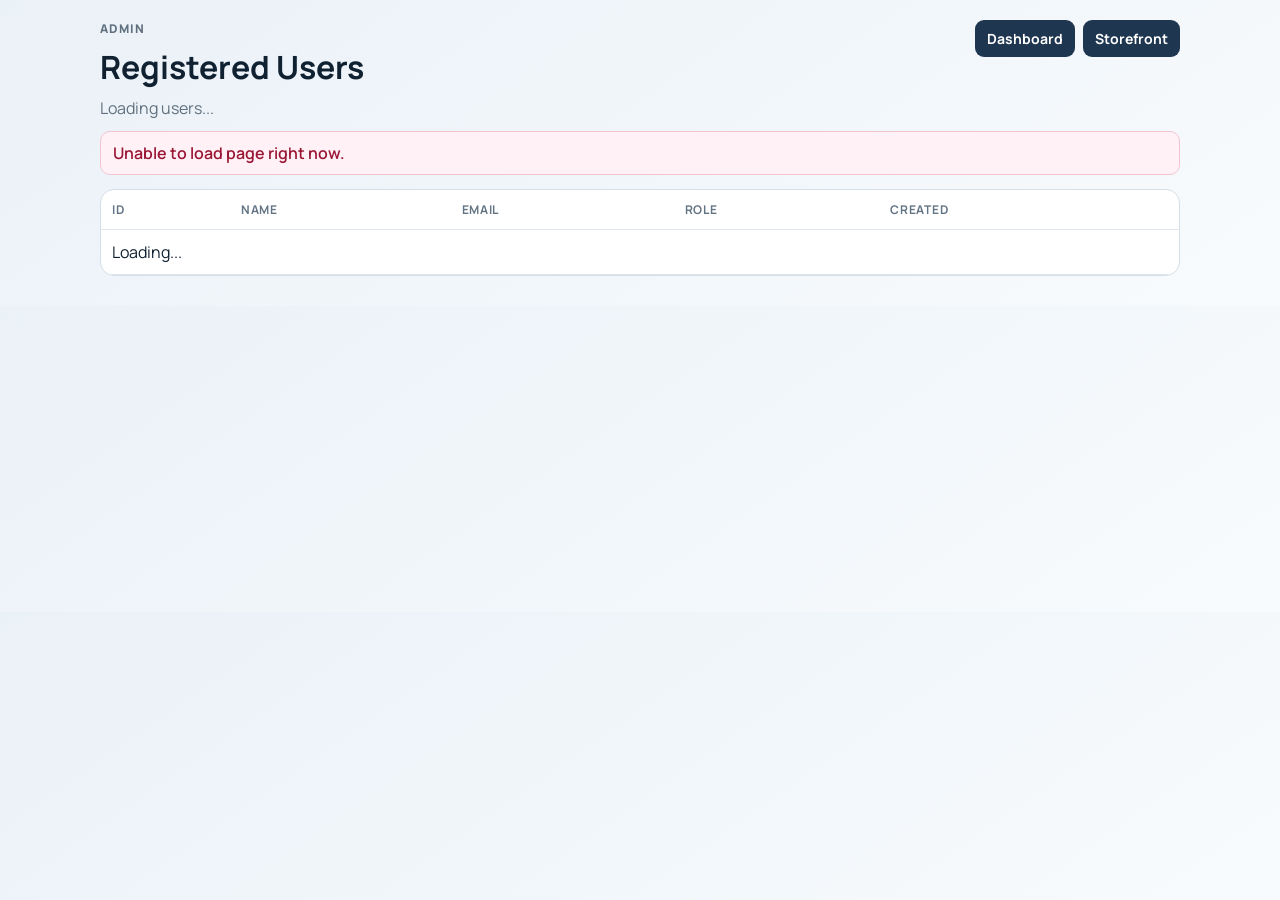
<file: admin/users.html>
<!doctype html>
<html lang="en">
  <head>
    <meta charset="UTF-8" />
    <meta name="viewport" content="width=device-width, initial-scale=1.0" />
    <title>Admin Users | Monilla</title>
    <link rel="preconnect" href="https://fonts.googleapis.com" />
    <link rel="preconnect" href="https://fonts.gstatic.com" crossorigin />
    <link
      href="https://fonts.googleapis.com/css2?family=Manrope:wght@400;500;600;700;800&display=swap"
      rel="stylesheet"
    />
    <link rel="stylesheet" href="users.css" />
  </head>
  <body>
    <main class="users-page">
      <header class="users-head">
        <div>
          <p class="users-kicker">Admin</p>
          <h1>Registered Users</h1>
          <p id="usersMeta">Loading users...</p>
        </div>
        <div class="users-actions">
          <a href="dashboard.html">Dashboard</a>
          <a href="../index.html">Storefront</a>
        </div>
      </header>

      <p id="usersError" class="users-error" hidden></p>

      <div class="users-table-wrap">
        <table class="users-table">
          <thead>
            <tr>
              <th>ID</th>
              <th>Name</th>
              <th>Email</th>
              <th>Role</th>
              <th>Created</th>
            </tr>
          </thead>
          <tbody id="usersTableBody">
            <tr>
              <td colspan="5">Loading...</td>
            </tr>
          </tbody>
        </table>
      </div>
    </main>

    <script src="users.js"></script>
  </body>
</html>
</file>
<file: style.css>
/* === Branch Contact Section === */
.branch-contact-section {
  margin: 10em 0 5em 0;
}
.branch-contact-container {
  max-width: 1200px;
  margin: 0 auto;
}
.branch-contact-list {
  display: flex;
  flex-direction: column;
  gap: 2.5em;
}
.branch-contact-row {
  display: flex;
  flex-direction: row;
  gap: 2em;
  align-items: flex-start;
}
.branch-contact-row-bordered {
  border-bottom: 1px solid #eee;
  padding-bottom: 2em;
}
.branch-contact-icon {
  font-size: 2.2em;
  color: #3049b3;
  margin-right: 0.5em;
  display: flex;
  align-items: center;
}
.branch-contact-icon-emoji {
  vertical-align: middle;
}
.branch-contact-details {
  flex: 1;
}
.branch-contact-header {
  display: flex;
  align-items: baseline;
  gap: 0.7em;
}
.branch-contact-location {
  font-size: 2em;
  font-weight: 800;
  color: #222;
}
.branch-contact-type {
  font-size: 1em;
  color: #444;
}
.branch-contact-info-list {
  display: flex;
  flex-wrap: wrap;
  gap: 2em;
  margin-top: 1em;
}
.branch-contact-info-col {
  min-width: 180px;
}
.branch-contact-info-label {
  font-weight: 700;
  color: #22307a;
  margin-bottom: 0.3em;
}
.branch-contact-info-label-contact {
  margin: 0.7em 0 0.2em 0;
}
/* === Contact Form Section: Utility Classes for Cleaned HTML === */
.contact-form-margin {
  margin-top: 1.5rem;
}
.contact-form-btn-row {
  display: grid;
  gap: 0.6rem;
}
.contact-form-btn-fullwidth {
  width: 100%;
}
.contact-form-btn-icon {
  margin-right: 0.5rem;
}

.contact-map-section {
  margin: 3.2em 0 1.8em;
}

.contact-map-container {
  max-width: 1200px;
  margin: 0 auto;
  background: #fff;
  border: 1px solid #dde4f2;
  border-radius: 14px;
  padding: 1.2em 1.2em 1.35em;
  box-shadow: 0 8px 22px rgba(21, 46, 97, 0.08);
}

.contact-map-title {
  margin: 0;
  color: #1f3767;
  font-size: 1.4rem;
  font-weight: 800;
}

.contact-map-address {
  margin: 0.45em 0 1em;
  color: #344764;
  font-size: 0.98rem;
  line-height: 1.45;
}

.contact-map-frame-wrap {
  border-radius: 12px;
  overflow: hidden;
  border: 1px solid #d5dfef;
}

.contact-map-frame {
  width: 100%;
  height: 360px;
  border: 0;
  display: block;
}

@media (max-width: 680px) {
  .contact-map-frame {
    height: 280px;
  }
}

.feedback-section {
  margin: 4em 0 5em;
}

.feedback-section .contact-form-section {
  margin-top: 0;
}

/* About Partner With Us Section */
.about-partner-section {
  max-width: 1200px;
  margin: 5em auto 5em auto;
}
.about-partner-container {
  display: flex;
  flex-wrap: wrap;
  background: #fff;
  border-radius: 10px;
  box-shadow: 0 4px 24px rgba(30, 40, 80, 0.1);
  overflow: hidden;
  align-items: stretch;
}
.about-partner-img-col {
  flex: 1 1 340px;
  min-width: 320px;
  max-width: 480px;
  background: #f5f6fa;
  display: flex;
  align-items: center;
  justify-content: center;
}
.about-partner-img {
  width: 100%;
  height: 100%;
  max-width: 420px;
  object-fit: cover;
  display: block;
}
.about-partner-content-col {
  flex: 2 1 420px;
  min-width: 320px;
  padding: 3em 2.5em 2.5em 2.5em;
  display: flex;
  flex-direction: column;
  justify-content: center;
}
.about-partner-label {
  color: #3049b3;
  font-size: 1em;
  font-weight: 700;
  letter-spacing: 2px;
  text-transform: uppercase;
  margin-bottom: 0.7em;
}
.about-partner-title {
  font-size: 2.3em;
  font-weight: 800;
  color: #111;
  margin-bottom: 0.5em;
}
.about-partner-desc {
  font-size: 1.18em;
  color: #444;
  margin-bottom: 2em;
  max-width: 520px;
}
.about-partner-btn-row {
  display: flex;
  gap: 1em;
}
.about-partner-btn {
  font-weight: 700;
  font-size: 1.1em;
  border-radius: 4px;
  padding: 0.9em 2.5em;
  box-shadow: 0 2px 8px rgba(24, 86, 167, 0.1);
  cursor: pointer;
  border: none;
  transition: background 0.2s, color 0.2s, border 0.2s;
}
.about-partner-btn-primary {
  background: #22307a;
  color: #fff;
  border: none;
}
.about-partner-btn-primary:hover {
  background: #1856a7;
}
.about-partner-btn-secondary {
  background: #fff;
  color: #22307a;
  border: 2px solid #22307a;
}
.about-partner-btn-secondary:hover {
  background: #f0f4fa;
  color: #1856a7;
  border-color: #1856a7;
}
/* About Vision & Mission Section */
.about-vision-section {
  max-width: 1100px;
  margin: 5em auto 2em auto;
  display: flex;
  flex-wrap: wrap;
  gap: 2em;
}
.about-vision-card {
  flex: 1 1 320px;
  min-width: 260px;
  background: #fff;
  border: 1px solid #e0e0e0;
  border-radius: 8px;
  padding: 2em 2em 1.5em 2em;
  box-shadow: 0 2px 8px rgba(0, 0, 0, 0.04);
}
.about-vision-title {
  color: #22307a;
  font-size: 1.1em;
  margin-bottom: 0.7em;
  letter-spacing: 0.5px;
}
.about-vision-text {
  font-size: 1.15em;
  font-weight: 700;
  color: #222;
}
.about-mission-card {
  flex: 2 1 420px;
  min-width: 320px;
  background: #fff;
  border: 1px solid #e0e0e0;
  border-radius: 8px;
  padding: 2em 2em 1.5em 2em;
  box-shadow: 0 2px 8px rgba(0, 0, 0, 0.04);
}
.about-mission-title {
  color: #22307a;
  font-size: 1.1em;
  margin-bottom: 0.7em;
  letter-spacing: 0.5px;
}
.about-mission-list {
  font-size: 1.08em;
  padding-left: 1.2em;
  list-style: none;
  margin: 0;
}
.about-mission-item {
  margin-bottom: 0.8em;
}
.about-mission-item:last-child {
  margin-bottom: 0;
}
.about-mission-bullet {
  color: #22307a;
  font-size: 1.2em;
  margin-right: 0.5em;
  vertical-align: middle;
}
/* About Section */
.about-tabs {
  display: flex;
  justify-content: center;
  gap: 2em;
  background: #fff;
  border-bottom: 1px solid #e0e0e0;
  margin-bottom: 2em;
  margin-top: 1.5em;
}
.about-tab-link {
  color: #22307a;
  font-weight: 600;
  text-decoration: none;
  padding: 1em 0;
  transition: color 0.2s;
}
.about-tab-link:hover {
  color: #1856a7;
}
.about-overview-section {
  max-width: 900px;
  margin: 0 auto 2em auto;
}
.about-overview-title {
  font-size: 1.3em;
  color: #222;
  font-weight: 700;
  margin-bottom: 0.5em;
}
.about-overview-text {
  font-size: 1.08em;
}

@media (max-width: 900px) {
  .about-tabs {
    justify-content: flex-start;
    gap: 1rem;
    padding: 0 1rem;
    overflow-x: auto;
    overflow-y: hidden;
    white-space: nowrap;
    -webkit-overflow-scrolling: touch;
  }

  .about-tab-link {
    flex: 0 0 auto;
    white-space: nowrap;
    padding: 0.85em 0.1em;
  }

  .about-overview-section {
    padding: 0 1rem;
  }

  .about-company-section,
  .about-vision-section,
  .about-partner-section {
    padding-left: 1rem;
    padding-right: 1rem;
  }
}

@media (max-width: 600px) {
  .about-tabs {
    margin-top: 1rem;
    margin-bottom: 1.25rem;
  }

  .about-tab-link {
    font-size: 1rem;
    font-weight: 700;
  }

  .about-overview-title {
    font-size: 1.15rem;
    margin-bottom: 0.65rem;
  }

  .about-overview-text {
    font-size: 1rem;
    line-height: 1.6;
  }

  .about-vision-card,
  .about-mission-card,
  .about-partner-content-col,
  .about-partner-img-col {
    min-width: 0;
  }

  .about-partner-section {
    margin-top: 2.5em;
    margin-bottom: 2.5em;
  }

  .about-partner-container {
    flex-direction: column;
  }

  .about-partner-img-col {
    min-width: 100%;
    max-width: 100%;
    min-height: 180px;
  }

  .about-partner-content-col {
    padding: 1.5em 1.2em 1.2em 1.2em;
  }

  .about-partner-title {
    font-size: 2rem;
    line-height: 1.1;
  }

  .about-partner-desc {
    font-size: 1rem;
    margin-bottom: 1.2em;
  }

  .about-partner-btn-row {
    flex-direction: column;
    gap: 0.75em;
    width: 100%;
  }

  .about-partner-btn {
    width: 100%;
    max-width: 100%;
    padding: 0.8em 1em;
    font-size: 1rem;
  }
}
.about-company-section {
  max-width: 1200px;
  margin: 5em auto 2em auto;
}
.about-company-title {
  font-size: 1.3em;
  color: #222;
  font-weight: 700;
  text-align: center;
  margin-bottom: 1.5em;
  border-bottom: 1px solid #e0e0e0;
  padding-bottom: 0.5em;
}
.about-company-grid {
  display: grid;
  grid-template-columns: repeat(auto-fit, minmax(260px, 1fr));
  gap: 2em;
  border-bottom: 1px solid #e0e0e0;
  padding-bottom: 1.5em;
}
.about-company-grid h4 {
  color: #22307a;
  font-size: 1.1em;
  margin-bottom: 0.5em;
}
/* Why Choose Us Section */
.why-choose-section {
  margin: 2.5em 0 0 0;
  text-align: center;
}
.why-choose-title {
  font-size: 1.3rem;
  font-weight: 700;
  color: #1856a7;
  margin-bottom: 1em;
}
.why-choose-list {
  list-style: none;
  padding: 0;
  max-width: 350px;
  margin: 0 auto;
  text-align: left;
}
.why-choose-item {
  margin-bottom: 0.7em;
}
.why-choose-item:last-child {
  margin-bottom: 0;
}
.why-choose-check {
  color: #22a06b;
  font-size: 1.2em;
  margin-right: 0.5em;
  vertical-align: middle;
}
/* === Gallery Modal (Image & Video) === */
.gallery-modal {
  display: none;
  position: fixed;
  top: 0;
  left: 0;
  width: 100vw;
  height: 100vh;
  background: rgba(0,0,0,0.8);
  z-index: 2000;
  justify-content: center;
  align-items: center;
}
.gallery-modal[style*="display: block"],
.gallery-modal[style*="display: flex"] {
  display: flex !important;
}
.gallery-modal-content {
  position: relative;
  background: #fff;
  border-radius: 10px;
  padding: 2em 2em 1em 2em;
  text-align: center;
  box-shadow: 0 4px 24px rgba(30,40,80,0.10);
}
.video-modal-content {
  width: min(96vw, 1100px);
  max-width: 1100px;
  padding: 1.1em 1.1em 0.9em;
}
.image-modal-content {
  width: min(96vw, 1100px);
  max-width: 1100px;
  padding: 1.1em 1.1em 0.9em;
}
.gallery-modal-close {
  position: absolute;
  top: 10px;
  right: 10px;
  background: none;
  border: none;
  font-size: 2em;
  color: #333;
  cursor: pointer;
  z-index: 10;
}
.gallery-modal-video {
  width: 100%;
  max-width: none;
  height: min(78vh, 760px);
  object-fit: contain;
  border-radius: 12px;
  border: 1px solid #d5dbe8;
  margin-bottom: 1em;
  background: #0f121a;
}
.gallery-modal-img {
  width: 100%;
  max-width: none;
  height: min(78vh, 760px);
  object-fit: contain;
  border-radius: 12px;
  border: 1px solid #d5dbe8;
  margin-bottom: 1em;
  background: #0f121a;
}
.gallery-modal-nav {
  display: flex;
  justify-content: space-between;
  align-items: center;
}
.gallery-modal-nav-btn {
  background: #3049b3;
  color: #fff;
  border: none;
  border-radius: 6px;
  padding: 0.5em 1.5em;
  font-weight: 700;
  font-size: 1em;
  cursor: pointer;
  transition: background 0.18s;
}
.gallery-modal-nav-btn:hover {
  background: #22307a;
}
/* === Product Gallery Section === */
.product-media-showcase {
  max-width: 1100px;
  margin: 3.5em auto 4.5em;
  padding: 2.2em 1.2em 2.5em;
  border-radius: 20px;
  background:
    linear-gradient(rgba(243, 246, 251, 0.95), rgba(241, 245, 250, 0.95)),
    url('images/home_img/ima1.png') center/cover no-repeat;
  box-shadow: 0 16px 44px rgba(18, 40, 78, 0.12);
  border: 1px solid rgba(34, 57, 101, 0.15);
}

.product-gallery-section {
  margin: 0;
  text-align: center;
}

.product-gallery-title {
  font-size: clamp(1.75rem, 3vw, 2.2rem);
  font-weight: 900;
  color: #17345b;
  margin: 0;
  letter-spacing: 0.3px;
}

.product-gallery-subtitle {
  margin: 0.35em 0 1.4em;
  color: #334e73;
  font-size: 1.05rem;
}

.product-gallery-subtitle strong {
  color: #1d2f4d;
}

.product-gallery-panel {
  max-width: 900px;
  margin: 0 auto;
  border-radius: 16px;
  padding: 1em 1em 1.25em;
  background: linear-gradient(165deg, #2f4462 0%, #1e3150 100%);
  border: 1px solid rgba(255, 255, 255, 0.12);
  box-shadow: 0 12px 24px rgba(23, 43, 72, 0.28);
}

.product-gallery-panel-title {
  color: #f6f7fb;
  font-size: 1.35rem;
  font-weight: 900;
  letter-spacing: 0.6px;
}

.product-gallery-panel-subtitle {
  margin: 0.3em 0 1em;
  color: rgba(240, 244, 253, 0.95);
  font-size: 1rem;
}

.product-gallery-row {
  display: flex;
  justify-content: center;
  align-items: stretch;
  gap: 0.8em;
  margin-bottom: 0.5em;
  flex-wrap: wrap;
}

.product-gallery-img {
  width: min(31%, 255px);
  min-width: 180px;
  height: 170px;
  object-fit: cover;
  border-radius: 10px;
  border: 1px solid rgba(211, 221, 236, 0.7);
  box-shadow: 0 7px 14px rgba(9, 22, 43, 0.2);
}

.product-gallery-btn {
  margin: 2.1em auto 0;
  display: inline-block;
  min-width: 250px;
}

.media-divider {
  width: min(88%, 760px);
  height: 3px;
  margin: 2.2em auto 1.7em;
  border-radius: 999px;
  background: linear-gradient(90deg, transparent, #ef7f1a 15%, #ef7f1a 85%, transparent);
}

.product-video-gallery-section {
  margin: 0;
  text-align: center;
}

.product-video-gallery-row {
  display: flex;
  justify-content: center;
  align-items: stretch;
  flex-wrap: wrap;
  gap: 0.9em;
  margin: 1.1em auto 0;
}

.video-thumb-card {
  position: relative;
  margin: 0;
  width: min(31%, 255px);
  min-width: 180px;
  border-radius: 10px;
  overflow: hidden;
  background: #f2f4f9;
  border: 1px solid rgba(208, 215, 228, 0.9);
  box-shadow: 0 10px 20px rgba(18, 41, 73, 0.14);
}

.video-thumb-card video {
  width: 100%;
  height: 170px;
  display: block;
  object-fit: cover;
  background: #000;
}

.video-thumb-card figcaption {
  padding: 0.55em 0.35em 0.65em;
  font-weight: 800;
  color: #324662;
  background: linear-gradient(180deg, #f8f9fc 0%, #eceff6 100%);
}

.video-play-badge {
  position: absolute;
  inset: 0;
  pointer-events: none;
}

.video-play-badge::before {
  content: '';
  position: absolute;
  top: 50%;
  left: 50%;
  width: 56px;
  height: 56px;
  border-radius: 50%;
  transform: translate(-50%, -50%);
  background: rgba(0, 0, 0, 0.35);
  border: 3px solid rgba(255, 255, 255, 0.86);
}

.video-play-badge::after {
  content: '';
  position: absolute;
  top: 50%;
  left: 50%;
  transform: translate(-36%, -50%);
  border-top: 10px solid transparent;
  border-bottom: 10px solid transparent;
  border-left: 16px solid #fff;
}

@media (max-width: 700px) {
  .product-media-showcase {
    margin: 2.5em auto 3em;
    padding: 1.5em 0.85em 1.8em;
    border-radius: 14px;
  }

  .product-gallery-title {
    font-size: 1.95rem;
  }

  .product-gallery-subtitle {
    font-size: 0.98rem;
    margin-bottom: 1.1em;
  }

  .product-gallery-panel {
    padding: 0.9em 0.75em 1em;
  }

  .product-gallery-panel-title {
    font-size: 1.1rem;
  }

  .product-gallery-panel-subtitle {
    font-size: 0.92rem;
    margin-bottom: 0.8em;
  }

  .product-gallery-img,
  .video-thumb-card {
    width: min(100%, 320px);
    min-width: 0;
  }

  .product-gallery-img,
  .video-thumb-card video {
    height: 145px;
  }

  .media-divider {
    margin: 1.8em auto 1.4em;
  }
}
/* === Products Intro Card === */
.products-intro-card {
  display: flex;
  align-items: center;
  gap: 0.7em;
  background: #f5f6fa;
  border-radius: 10px;
  box-shadow: 0 2px 8px rgba(30,40,80,0.06);
  padding: 1.1em 2em 1em 1.5em;
  margin: 2em 0 2.5em 0;
  font-size: 1.13em;
}
.products-intro-icon {
  font-size: 2em;
  color: #3049b3;
  margin-right: 0.5em;
}
.products-intro-text {
  color: #222;
}

/* === Products Grid & Cards === */
.products-grid {
  display: flex;
  gap: 2em;
  justify-content: center;
  align-items: stretch;
  margin-bottom: 2.5em;
  flex-wrap: wrap;
}
.product-card {
  background: #fff;
  border-radius: 12px;
  box-shadow: 0 2px 16px rgba(0,0,0,0.10);
  padding: 2em 1.5em 1.5em 1.5em;
  min-width: 280px;
  max-width: 340px;
  width: 100%;
  display: flex;
  flex-direction: column;
  align-items: center;
  text-align: center;
  transition: box-shadow 0.18s;
}
.product-card:hover {
  box-shadow: 0 4px 24px rgba(30,40,80,0.16);
}
.product-card-img {
  width: 100%;
  max-width: 180px;
  height: 120px;
  object-fit: contain;
  margin-bottom: 1.1em;
  border-radius: 8px;
  background: #f5f6fa;
  border: 1px solid #eee;
}
.product-card-title {
  font-size: 1.18em;
  font-weight: 700;
  color: #22307a;
  margin-bottom: 0.5em;
  letter-spacing: 1px;
  text-transform: uppercase;
}
.product-card-desc {
  font-size: 1em;
  color: #444;
  margin-bottom: 1.2em;
}

.product-card-actions {
  width: 100%;
  margin-top: auto;
  display: grid;
  gap: 0.65em;
}

.product-card-actions .product-btn {
  width: 100%;
  margin-top: 0;
}

.add-to-cart-btn {
  background: #fff;
  color: #1856a7;
  border: 1px solid #1856a7;
}

.add-to-cart-btn:hover {
  background: #1856a7;
  color: #fff;
}

.add-to-cart-btn.added {
  background: #16a34a;
  border-color: #16a34a;
  color: #fff;
}
/* === Hero Banner Section (Products) === */
.section-hero-banner {
  position: relative;
  width: 100vw;
  left: 50%;
  right: 50%;
  transform: translateX(-50%);
  min-height: 340px;
  margin-bottom: 2.5em;
}

.hero-banner-bg-img {
  width: 100vw;
  max-width: 100vw;
  min-height: 500px;
  height: 500px;
  object-fit: cover;
  position: absolute;
  top: 0;
  left: 0;
  z-index: 1;
}

.hero-banner-overlay {
  position: absolute;
  top: 0;
  left: 0;
  width: 100%;
  height: 500px;
  background: rgba(0,0,0,0.65);
  z-index: 2;
}

.hero-banner-content-row {
  position: relative;
  z-index: 3;
  display: flex;
  justify-content: flex-start;
  align-items: center;
  height: 500px;
  max-width: 1200px;
  margin: 0 auto;
}

.hero-banner-content-box {
  background: #fff;
  border-radius: 12px;
  box-shadow: 0 2px 16px rgba(0,0,0,0.18);
  padding: 2.2em 2.5em 2em 2.5em;
  min-width: 340px;
  max-width: 700px;
  width: 48vw;
  text-align: left;
  margin-left: 2.5em;
  display: flex;
  flex-direction: column;
}

.hero-banner-title {
  font-size: 2.2em;
  font-weight: 800;
  color: #222;
  margin-bottom: 0.5em;
}

.hero-banner-desc {
  font-size: 1.13em;
  color: #222;
  margin-bottom: 0.7em;
}

.hero-banner-meta {
  color: #1856a7;
  font-size: 1.08em;
  font-weight: 500;
  margin-top: 0.5em;
}

.hero-banner-blue-bar {
  height: 8px;
  background: #3049b3;
  border-radius: 0 0 8px 8px;
  width: 100%;
  margin-top: 1.2em;
}

@media (max-width: 900px) {
  .section-hero-banner {
    min-height: 500px;
  }

  .hero-banner-bg-img,
  .hero-banner-overlay {
    min-height: 500px;
    height: 500px;
  }

  .hero-banner-content-row {
    height: 500px;
    padding: 1.5rem 1.5rem 1.75rem;
    align-items: flex-start;
  }

  .hero-banner-content-box {
    width: min(100%, 36rem);
    min-width: 0;
    margin-left: 0;
    padding: 1.75em 1.5em;
  }

  .hero-banner-title {
    font-size: 1.9em;
  }
}

@media (max-width: 600px) {
  .section-hero-banner {
    min-height: 560px;
  }

  .hero-banner-bg-img,
  .hero-banner-overlay {
    min-height: 560px;
    height: 560px;
  }

  .hero-banner-content-row {
    height: 560px;
    padding: 1.25rem 1rem 1.5rem;
    align-items: flex-start;
  }

  .hero-banner-content-box {
    width: min(100%, 24rem);
    padding: 1.5em 1.25em;
  }

  .hero-banner-title {
    font-size: 1.7em;
  }

  .hero-banner-desc,
  .hero-banner-meta {
    font-size: 1rem;
  }

  .hero-banner-blue-bar {
    margin-top: 1rem;
  }
}
/* === Responsive Global Styles for Control Panel Readability === */
html {
  font-size: 100%; /* Use relative font size for better scaling */
  box-sizing: border-box;
}

body {
  font-family: Arial, Helvetica, sans-serif;
  line-height: 1.6;
  font-size: 1rem;
  background: #f9f9f9;
  color: #222;
}

*, *:before, *:after {
  box-sizing: inherit;
}

img, video {
  max-width: 100%;
  height: auto;
}

h1, h2, h3, h4, h5, h6 {
  font-family: inherit;
  line-height: 1.2;
  margin-top: 0;
  word-break: break-word;
}

p, li, td, th {
  font-size: 1rem;
  word-break: break-word;
}

@media (max-width: 900px) {
  html {
    font-size: 110%;
  }
}

@media (max-width: 600px) {
  html {
    font-size: 120%;
  }
  h1 {
    font-size: 2rem;
  }
  h2 {
    font-size: 1.5rem;
  }
  p, li, td, th {
    font-size: 1.1rem;
  }
}
/* Product Modal Popup Styles */
.product-modal-overlay {
  position: fixed;
  top: 0; left: 0; width: 100vw; height: 100vh;
  background: rgba(30,40,80,0.18);
  z-index: 3000;
  display: flex;
  align-items: center;
  justify-content: center;
  overflow-y: auto;
  padding: 1rem;
  transition: background 0.2s;
}
.product-modal-card {
  background: #fff;
  border-radius: 16px;
  box-shadow: 0 8px 32px rgba(30,40,80,0.18);
  max-width: 1100px;
  width: 98vw;
  max-height: calc(100vh - 2rem);
  display: flex;
  flex-direction: column;
  position: relative;
  padding: 0;
  overflow: auto;
}
.product-modal-close {
  position: sticky;
  top: 12px;
  right: 12px;
  margin-left: auto;
  margin-top: 12px;
  margin-right: 12px;
  background: #f5f5f5;
  border: none;
  border-radius: 50%;
  width: 36px;
  height: 36px;
  font-size: 2em;
  color: #444;
  cursor: pointer;
  z-index: 10;
  box-shadow: 0 2px 8px rgba(30,40,80,0.10);
  transition: background 0.18s;
}
.product-modal-close:hover {
  background: #eee;
}
.product-modal-content {
  display: flex;
  flex-direction: row;
  gap: 2.5em;
  padding: 2.5em 2.5em 2em 2.5em;
  align-items: flex-start;
}
.product-modal-img-col {
  flex: 1 1 420px;
  display: flex;
  align-items: flex-start;
  justify-content: center;
  min-width: 340px;
  max-width: 480px;
}
.product-modal-img {
  width: 420px;
  height: 320px;
  max-width: 100%;
  max-height: 70vh;
  object-fit: cover;
  border-radius: 12px;
  background: #f2f2f2;
  border: 1px solid #eee;
  box-shadow: 0 2px 16px rgba(0,0,0,0.12);
}
.product-modal-info-col {
  flex: 2 1 420px;
  display: flex;
  flex-direction: column;
  gap: 0.7em;
  min-width: 320px;
}
.product-modal-badge {
  background: #e6eaf7;
  color: #22307a;
  font-size: 0.95em;
  font-weight: 700;
  border-radius: 6px;
  padding: 0.3em 1em;
  display: inline-block;
  margin-bottom: 0.7em;
  letter-spacing: 1px;
  text-transform: uppercase;
}
.product-modal-title {
  font-size: 2em;
  font-weight: 800;
  color: #222;
  margin-bottom: 0.2em;
}
.product-modal-type {
  font-size: 1.1em;
  color: #444;
  margin-bottom: 0.7em;
}
.product-modal-divider {
  border: none;
  border-top: 1.5px solid #e0e0e0;
  margin: 0.7em 0 1em 0;
}
.product-modal-specs {
  font-size: 1.08em;
  color: #222;
  margin-bottom: 1.2em;
}
.product-modal-spec-label {
  font-weight: 700;
  color: #22307a;
  margin-bottom: 0.4em;
}
.product-modal-btn-row {
  display: flex;
  gap: 1em;
  margin-top: 1.2em;
}
.product-modal-btn {
  font-size: 1.08em;
  font-weight: 700;
  border-radius: 6px;
  padding: 0.9em 2.2em;
  border: 2px solid #22307a;
  cursor: pointer;
  transition: background 0.18s, color 0.18s, border 0.18s;
  outline: none;
  min-width: 150px;
  box-shadow: 0 2px 8px rgba(24,86,167,0.10);
}
.product-modal-btn.primary {
  background: #22307a;
  color: #fff;
  border-color: #22307a;
}
.product-modal-btn.primary:hover {
  background: #fff;
  color: #22307a;
}
.product-modal-btn.secondary {
  background: #fff;
  color: #22307a;
  border-color: #22307a;
}
.product-modal-btn.secondary:hover {
  background: #22307a;
  color: #fff;
}
@media (max-width: 700px) {
  .product-modal-overlay {
    align-items: flex-start;
    padding: 0.5rem;
  }

  .product-modal-card {
    width: 100%;
    max-height: calc(100vh - 1rem);
    border-radius: 10px;
  }

  .product-modal-close {
    top: 8px;
    margin-top: 8px;
    margin-right: 8px;
    width: 34px;
    height: 34px;
  }

  .product-modal-content {
    flex-direction: column;
    gap: 1em;
    padding: 0.75em 0.7em 1em 0.7em;
  }

  .product-modal-img-col,
  .product-modal-info-col {
    min-width: 0;
    max-width: 100%;
  }

  .product-modal-img {
    width: 100%;
    height: 220px;
    max-width: 100%;
    max-height: 50vw;
  }

  .product-modal-btn-row {
    flex-direction: column;
  }
}
/* Products intro card styling */
.products-intro-card {
  display: flex;
  align-items: center;
  justify-content: center;
  gap: 1em;
  background: #f7f9fc;
  border-radius: 12px;
  box-shadow: 0 2px 12px rgba(24,42,106,0.07);
  padding: 1.1em 2em;
  margin: 2em auto 2em auto;
  max-width: 600px;
  font-size: 1.18em;
  font-weight: 500;
  color: #22307a;
}
.products-intro-icon {
  font-size: 2em;
  color: #3049b3;
  flex-shrink: 0;
}
.products-intro-text {
  font-size: 1.08em;
  color: #22307a;
}
/* Redesigned Contact Form Section (matches screenshot) */
.redesigned-contact-form {
  max-width: 760px;
  margin: 2.5em auto 3em auto;
  background: #fff;
  border-radius: 20px;
  box-shadow: 0 4px 24px rgba(24,86,167,0.10);
  padding: 2.5em 2.5em 2em 2.5em;
  display: flex;
  flex-direction: column;
  gap: 0.5em;
}
.contact-form-title {
  font-size: 2.3em;
  font-weight: 800;
  color: #111;
  margin-bottom: 0.1em;
}
.contact-form-subtitle {
  font-size: 1.15em;
  color: #444;
  margin-bottom: 1.7em;
}
.redesigned-contact-form .contact-form-group {
  display: flex;
  flex-direction: column;
  margin-bottom: 1.3em;
}
.redesigned-contact-form label {
  font-weight: 700;
  color: #222;
  font-size: 1.05em;
  margin-bottom: 0.3em;
}
.redesigned-contact-form input,
.redesigned-contact-form textarea {
  border: none;
  border-bottom: 2px solid #d2d6df;
  background: transparent;
  font-size: 1.08em;
  padding: 0.5em 0 0.5em 0;
  margin-bottom: 0.1em;
  outline: none;
  transition: border-color 0.18s;
  resize: none;
}
.redesigned-contact-form input:focus,
.redesigned-contact-form textarea:focus {
  border-bottom: 2px solid #22307a;
}
.contact-form-divider {
  border-bottom: 2px solid #e0e0e0;
  margin: 2.2em 0 1.5em 0;
}
.redesigned-contact-btn {
  background: #1739a7;
  color: #fff;
  font-weight: 800;
  font-size: 1.18em;
  border: none;
  border-radius: 6px;
  padding: 1.1em 0;
  width: 100%;
  margin-top: 0.5em;
  letter-spacing: 0.5px;
  box-shadow: 0 2px 8px rgba(41, 73, 198, 0.13);
  cursor: pointer;
  transition: background 0.18s, color 0.18s;
  display: flex;
  align-items: center;
  justify-content: center;
  gap: 0.5em;
}
.redesigned-contact-btn:hover {
  background: #22307a;
  color: #fff;
}
@media (max-width: 600px) {
  .redesigned-contact-form {
    padding: 1.2em 0.7em 1.2em 0.7em;
  }
  .contact-form-title {
    font-size: 1.4em;
  }
}
/* Redesigned Project CTA Section (matches screenshot) */
.redesigned-cta {
  display: flex;
  background: #fff;
  border-radius: 12px;
  box-shadow: 0 8px 32px rgba(30, 40, 80, 0.13);
  overflow: hidden;
  max-width: 1200px;
  width: 100%;
  min-height: 360px;
  margin: 3em auto;
}
.redesigned-cta-img-wrap {
  flex: 1 1 50%;
  min-width: 340px;
  max-width: 600px;
  display: flex;
  align-items: stretch;
  background: #eee;
}
.redesigned-cta-img {
  width: 100%;
  height: 100%;
  min-height: 360px;
  object-fit: cover;
  display: block;
}
.redesigned-cta-content {
  flex: 1 1 50%;
  padding: 3em 3em 2.5em 3em;
  display: flex;
  flex-direction: column;
  justify-content: center;
  align-items: flex-start;
  background: #fff;
}
.redesigned-cta-label {
  color: #22307a;
  font-size: 1.05em;
  font-weight: 700;
  letter-spacing: 2px;
  margin-bottom: 1.2em;
  text-transform: uppercase;
}
.redesigned-cta-title {
  font-size: 2.3em;
  font-weight: 800;
  color: #111;
  margin-bottom: 0.5em;
  line-height: 1.1;
}
.redesigned-cta-desc {
  font-size: 1.13em;
  color: #444;
  margin-bottom: 2.2em;
  line-height: 1.6;
}
.redesigned-cta-btn-row {
  display: flex;
  gap: 1.2em;
}
.redesigned-cta-btn {
  font-size: 1.08em;
  font-weight: 700;
  border-radius: 6px;
  padding: 1em 2.5em;
  border: 2px solid #22307a;
  cursor: pointer;
  transition: background 0.18s, color 0.18s, border 0.18s;
  outline: none;
  min-width: 220px;
  box-shadow: 0 4px 12px rgba(24,86,167,0.10);
}
.redesigned-cta-btn.primary {
  background: #22307a;
  color: #fff;
  border-color: #22307a;
}
.redesigned-cta-btn.primary:hover {
  background: #fff;
  color: #22307a;
}
.redesigned-cta-btn.secondary {
  background: #fff;
  color: #22307a;
  border-color: #22307a;
}
.redesigned-cta-btn.secondary:hover {
  background: #22307a;
  color: #fff;
}
@media (max-width: 900px) {
  .redesigned-cta {
    flex-direction: column;
    min-height: unset;
  }
  .redesigned-cta-img-wrap {
    min-width: 100%;
  }
  .redesigned-cta-img {
    min-height: 180px;
    height: 180px;
  }
  .redesigned-cta-content {
    padding: 2em 1.5em 2em 1.5em;
    align-items: flex-start;
  }
  .redesigned-cta-title {
    font-size: 1.5em;
  }
  .redesigned-cta-desc {
    font-size: 1em;
  }

  .redesigned-cta-btn-row {
    flex-direction: column;
    width: 100%;
  }

  .redesigned-cta-btn {
    width: 100%;
    min-width: 0;
  }
}
/* Home CTA Section - Use same style as Products CTA */
.home-cta-section {
  margin: 5em 0 5em 0;
  text-align: center;
}
.home-cta-section .cta-heading-row {
  display: flex;
  align-items: center;
  justify-content: center;
  gap: 1.2em;
  margin-bottom: 1.1em;
}
.home-cta-section .cta-hr {
  flex: 1 1 0;
  border: none;
  border-top: 1.5px solid #b3c0e0;
  margin: 0 0.5em;
  height: 0;
}
.home-cta-section .cta-heading {
  font-size: 1.18em;
  font-weight: 700;
  color: #1856a7;
  letter-spacing: 0.5px;
  margin: 0 0.2em;
}
.home-cta-section .cta-btn {
  background: linear-gradient(180deg, #2563eb 0%, #1856a7 100%);
  color: #fff;
  font-weight: 700;
  border: none;
  border-radius: 6px;
  padding: 0.7em 2.2em;
  font-size: 1.08em;
  cursor: pointer;
  margin: 0.5em auto 0 auto;
  box-shadow: 0 2px 8px rgba(41, 73, 198, 0.13);
  transition: background 0.18s, color 0.18s;
  display: block;
  min-width: 220px;
}
.home-cta-section .cta-btn:hover {
  background: linear-gradient(180deg, #1856a7 0%, #2563eb 100%);
  color: #fff;
}
.home-cta-section .cta-arrow {
  margin-left: 0.5em;
  font-size: 1.1em;
  font-weight: 700;
}
/* Contact Form Section Styles */
.contact-form-section {
  max-width: 700px;
  margin: 2.5em auto 3em auto;
}

.project-cta-section {
  display: flex;
  justify-content: center;
  align-items: center;
  margin: 3em 0;
  background: none;
}

.project-cta-label {
  color: #22307a;
  font-size: 1.08em;
  font-weight: 700;
  letter-spacing: 2px;
  margin-bottom: 1.2em;
  text-transform: uppercase;
}
.project-cta-title {
  font-size: 2.6em;
  font-weight: 800;
  color: #111;
  margin-bottom: 0.5em;
  line-height: 1.1;
}
.project-cta-desc {
  font-size: 1.18em;
  color: #444;
  margin-bottom: 2.2em;
  line-height: 1.6;
}
.project-cta-btn-row {
  display: flex;
  gap: 1.2em;
}
.project-cta-btn {
  font-size: 1.1em;
  font-weight: 700;
  border-radius: 4px;
  padding: 1em 2.5em;
  border: 2px solid #22307a;
  cursor: pointer;
  transition: background 0.18s, color 0.18s, border 0.18s;
  outline: none;
}
.project-cta-btn.primary {
  background: #22307a;
  color: #fff;
  border-color: #22307a;
}
.project-cta-btn.primary:hover {
  background: #fff;
  color: #22307a;
}
.project-cta-btn.secondary {
  background: #fff;
  color: #22307a;
  border-color: #22307a;
}
.project-cta-btn.secondary:hover {
  background: #22307a;
  color: #fff;
}
@media (max-width: 900px) {
  .project-cta-container {
    flex-direction: column;
    min-height: unset;
  }
  .project-cta-img-wrap {
    min-width: 100%;
    max-width: 100%;
  }
  .project-cta-img {
    min-height: 180px;
    height: 180px;
  }
  .project-cta-content {
    padding: 2em 1.5em 2em 1.5em;
    align-items: flex-start;
  }
  .project-cta-title {
    font-size: 1.5em;
  }
  .project-cta-desc {
    font-size: 1em;
  }

  .project-cta-btn-row {
    flex-direction: column;
    width: 100%;
  }

  .project-cta-btn {
    width: 100%;
    min-width: 0;
  }
}
@media (max-width: 500px) {
  .project-cta-container {
    flex-direction: column;
    min-height: unset;
  }
  .project-cta-img-wrap {
    min-width: 100%;
    max-width: 100%;
  }
  .project-cta-img {
    min-height: 160px;
    height: 160px;
  }
  .project-cta-content {
    padding: 1.2em 1em 1.2em 1em;
    align-items: flex-start;
  }
  .project-cta-title {
    font-size: 1.5em;
  }
  .project-cta-desc {
    font-size: 1em;
  }

  .project-cta-btn-row {
    flex-direction: column;
    width: 100%;
  }

  .project-cta-btn {
    width: 100%;
    min-width: 0;
    padding: 0.8em 1em;
  }
}
@media (max-width: 900px) {
  .products-hero-content {
    left: 2vw;
    max-width: 90vw;
    min-width: unset;
    padding: 1em 0.7em 0.7em 0.7em;
  }
}
.products-hero-title {
  font-size: 2.5rem;
  font-weight: 800;
  color: #222;
  margin: 0 0 0.5em 0;
  letter-spacing: 0.5px;
}
.products-hero-desc {
  font-size: 1.18rem;
  color: #333;
  margin: 0 0 1em 0;
  line-height: 1.6;
}
.products-hero-meta {
  font-size: 1.05rem;
  color: #1856a7;
  margin-top: 1em;
}
@media (max-width: 700px) {
  .products-hero-content {
    padding: 1.2em 1em 1em 1em;
    max-width: 98vw;
  }
  .products-hero-title {
    font-size: 1.5rem;
  }
  .products-hero-desc {
    font-size: 1rem;
  }
}
/* About Hero Section Styles */
.about-hero-section {
  position: relative;
  width: 100%;
  min-height: 340px;
  display: flex;
  align-items: center;
  justify-content: center;
  margin-bottom: 0;
  z-index: 1;
}
.about-hero-bg {
  position: absolute;
  top: 0; left: 0; right: 0; bottom: 0;
  background: url('images/home_img/ima2.png') center center/cover no-repeat;
  z-index: 1;
  width: 100%;
  height: 100%;
}
.about-hero-overlay {
  position: absolute;
  top: 0; left: 0; right: 0; bottom: 0;
  background: rgba(20, 24, 32, 0.65);
  z-index: 2;
}
.about-hero-content {
  position: relative;
  z-index: 3;
  background: #fff;
  border-radius: 8px;
  box-shadow: 0 8px 32px rgba(30, 40, 80, 0.18);
  padding: 2.5em 2.5em 2em 2.5em;
  max-width: 520px;
  margin: 2.5em auto 2em auto;
  text-align: left;
  border-bottom: 6px solid #22307a;
}
.about-hero-title {
  font-size: 2.5rem;
  font-weight: 800;
  color: #222;
  margin: 0 0 0.5em 0;
  letter-spacing: 0.5px;
}
.about-hero-desc {
  font-size: 1.18rem;
  color: #333;
  margin: 0;
  line-height: 1.6;
}
@media (max-width: 700px) {
  .about-hero-content {
    padding: 1.2em 1em 1em 1em;
    max-width: 98vw;
  }
  .about-hero-title {
    font-size: 1.5rem;
  }
  .about-hero-desc {
    font-size: 1rem;
  }
}
/* Section Header Row Styles (for each section) */
.section-header-row {
  display: flex;
  align-items: center;
  background: #ebebec;
  padding: 0.5em 2em;
  border-radius: 0 0 8px 8px;
  min-height: 60px;
}
.section-title-bar {
  width: 40px;
  height: 100%;
  min-height: 60px;
  background: #3049b3;
  border-radius: 0 4px 4px 0;
  margin-right: 1.5em;
}
.section-main-title {
  font-size: 2rem;
  font-weight: 800;
  color: #222;
  margin: 0;
  letter-spacing: 0.5px;
}

@media (max-width: 700px) {
  .section-header-row {
    padding: 0.5em 1rem;
    min-height: 52px;
  }

  .section-title-bar {
    width: 18px;
    min-height: 52px;
    margin-right: 0.85rem;
  }

  .section-main-title {
    font-size: clamp(1.5rem, 6vw, 1.9rem);
  }
}
/* Footer Styles */
.site-footer {
  background: #22307a;
  color: #fff;
  padding: 3em 0 0 0;
  margin-top: 3em;
  font-family: inherit;
}
.footer-container {
  display: flex;
  flex-wrap: wrap;
  justify-content: center;
  gap: 3em;
  max-width: 1400px;
  margin: 0 auto;
  padding: 0 2em;
}
.footer-col {
  flex: 1 1 220px;
  min-width: 220px;
  max-width: 320px;
}
.footer-brand {
  flex: 2 1 320px;
  max-width: 400px;
}
.footer-logo-row {
  display: flex;
  align-items: center;
  gap: 1em;
  margin-bottom: 1em;
}
.footer-brand-title {
  font-weight: 700;
  font-size: 1.1em;
  display: block;
  color: #fff;
}
.footer-brand-since {
  font-size: 0.9em;
  color: #b3c0e0;
  display: block;
}
.footer-desc {
  margin: 1em 0 1.5em 0;
  color: #b3c0e0;
  font-size: 1.05em;
}
.footer-social {
  display: flex;
  gap: 1.2em;
  margin-bottom: 1.5em;
}
.footer-social-icon {
  display: inline-block;
  background: #3b4ba3;
  border-radius: 50%;
  padding: 0.3em;
  transition: background 0.2s;
}
.footer-social-icon:hover {
  background: #fff;
}
.footer-social-icon svg {
  display: block;
}
.footer-col h4 {
  font-size: 1.15em;
  font-weight: 700;
  margin-bottom: 1em;
  color: #fff;
}
.footer-col ul {
  list-style: none;
  padding: 0;
  margin: 0;
}
.footer-col ul li {
  margin-bottom: 0.7em;
  color: #b3c0e0;
  font-size: 1em;
}
.footer-col ul li a {
  color: #b3c0e0;
  text-decoration: none;
  transition: color 0.2s;
}
.footer-col ul li a:hover {
  color: #fff;
  text-decoration: underline;
}
.footer-contact .footer-icon {
  margin-right: 0.5em;
  font-size: 1.1em;
}
.footer-bottom {
  max-width: 1400px;
  margin: 2em auto 0 auto;
  padding: 1.5em 2em 1em 2em;
  color: #b3c0e0;
  font-size: 1em;
  text-align: center;
}
.footer-bottom hr {
  border: none;
  border-top: 1px solid #3b4ba3;
  margin-bottom: 1em;
}
/* Home Products Grid Styles */
.products-home-wrapper {
  background: #f7f7f7;
  margin: 2em auto 0 auto;
  padding: 2em 1em 3em 1em;
  max-width: 1400px;
  border-radius: 8px;
}
.products-header-row {
  display: flex;
  align-items: center;
  justify-content: space-between;
  background: #ededed;
  padding: 1em 2em;
  border-radius: 8px 8px 0 0;
  margin-bottom: 1.5em;
}
.products-main-title {
  font-size: 2.2rem;
  font-weight: 800;
  color: #222;
  margin: 0;
}
.view-all-btn {
  background: #2949c6;
  color: #fff;
  font-weight: 700;
  border: none;
  border-radius: 8px;
  padding: 0.7em 2em;
  font-size: 1.1rem;
  cursor: pointer;
  box-shadow: 0 2px 8px rgba(41, 73, 198, 0.15);
  transition: background 0.2s;
}
.view-all-btn:hover {
  background: #1e2e7a;
}
.products-grid-home {
  display: grid;
  grid-template-columns: repeat(auto-fit, minmax(300px, 1fr));
  gap: 0.5px;
  background: #e0e0e0;
  border-radius: 0 0 8px 8px;
  overflow: hidden;
}
/* Product Card Home - New Layout */
.product-card-home {
  background: #fff;
  border-radius: 10px;
  box-shadow: 0 2px 8px rgba(0,0,0,0.08);
  border: 1px solid #e0e0e0;
  display: flex;
  flex-direction: column;
  align-items: center;
  padding: 1.5em 1em 1.5em 1em;
  margin: 0.5em 0;
  min-height: 370px;
  transition: box-shadow 0.2s;
}
.product-card-home:hover {
  box-shadow: 0 4px 16px rgba(41, 73, 198, 0.15);
}
.product-card-home img {
  width: 100%;
  max-width: 220px;
  height: 140px;
  object-fit: cover;
  border-radius: 6px;
  border: 1px solid #ddd;
  margin-bottom: 1em;
}
.product-title {
  font-size: 1.35rem;
  font-weight: 700;
  color: #1856a7;
  margin: 0 0 0.5em 0;
  text-align: center;
}
.product-desc {
  font-size: 1.05rem;
  color: #333;
  margin: 0 0 1.2em 0;
  text-align: center;
}
.product-btn {
  background: #1856a7;
  color: #fff;
  font-weight: 700;
  border: none;
  border-radius: 6px;
  padding: 0.7em 2em;
  font-size: 1.05rem;
  cursor: pointer;
  margin-top: auto;
  box-shadow: 0 2px 8px rgba(41, 73, 198, 0.10);
  transition: background 0.2s;
}
.product-btn:hover {
  background: #0d3870;
}

/* Keep gallery/video buttons separated from the panels above */
.product-gallery-btn {
  margin-top: 2.4em;
}

/* Tab section visibility */
body {
  background-color: #fff;
  color: #222;
  font-family: Arial, Helvetica, sans-serif;
  margin: 0;
  padding: 0;
}

header {
  background-color: #fff;
  color: #222;
  padding: 1em 2em;
  border-bottom: 1px solid #eee;
  box-shadow: 0 2px 4px rgba(0,0,0,0.1);
  position: sticky;
  top: 0;
  z-index: 1000;
}

.header-container {
  display: flex;
  justify-content: space-between;
  align-items: center;
  width: 100%;
  padding: 0 2em;
  gap: 30px;
  box-sizing: border-box;
}

.logo {
  display: flex;
  align-items: center;
  gap: 12px;
}

.logo-img {
  width: 50px;
  height: 50px;
  flex-shrink: 0;
}

.logo-text {
  display: flex;
  flex-direction: column;
  line-height: 1.2;
}

.logo-title {
  font-size: 24px;
  font-weight: 800;
  color: #1e293b;
  letter-spacing: 0.5px;
}

.logo-subtitle {
  font-size: 11px;
  font-weight: 600;
  color: #64748b;
  letter-spacing: 1px;
}

.nav-menu {
  display: flex;
  gap: 2em;
  align-items: center;
}

.mobile-menu-toggle {
  display: none;
  flex-direction: column;
  justify-content: center;
  align-items: center;
  gap: 5px;
  width: 42px;
  height: 42px;
  border: none;
  border-radius: 8px;
  background: transparent;
  cursor: pointer;
}

.mobile-menu-toggle span {
  display: block;
  width: 22px;
  height: 2.5px;
  margin: 0 auto;
  border-radius: 999px;
  background: #fff;
  transition: transform 0.25s ease, opacity 0.25s ease;
}

.nav-link {
  color: #1e293b;
  text-decoration: none;
  font-weight: 700;
  font-size: 16px;
  transition: all 0.3s ease;
  position: relative;
  padding: 10px 16px;
  border-radius: 4px;
}

.nav-link:hover {
  color: #1e293b;
  text-decoration: none;
  background-color: #f1f5f9;
}

.nav-link.active {
  border-bottom: 3px solid #000;
  color: #1e293b;
}

.header-right {
  display: flex;
  align-items: center;
  gap: 0.5em;
}

/* Header Icon Buttons */
.header-icon-btn {
  position: relative;
  display: flex;
  align-items: center;
  justify-content: center;
  width: 42px;
  height: 42px;
  border: none;
  border-radius: 10px;
  background: transparent;
  color: #1e293b;
  cursor: pointer;
  transition: background 0.2s ease, color 0.2s ease;
  padding: 0;
  flex-shrink: 0;
}

.header-icon-btn:hover {
  background: #f1f5f9;
  color: #2563eb;
}

.header-icon-badge {
  position: absolute;
  top: 4px;
  right: 4px;
  min-width: 17px;
  height: 17px;
  border-radius: 999px;
  background: #ef4444;
  color: #fff;
  font-size: 10px;
  font-weight: 700;
  display: flex;
  align-items: center;
  justify-content: center;
  padding: 0 3px;
  pointer-events: none;
}

.header-icon-badge.hidden {
  display: none;
}

/* User Avatar (initials circle shown when logged in) */
.header-user-avatar {
  display: inline-flex;
  align-items: center;
  justify-content: center;
  width: 32px;
  height: 32px;
  border-radius: 50%;
  background: linear-gradient(135deg, #2563eb 0%, #1e40af 100%);
  color: #fff;
  font-size: 13px;
  font-weight: 700;
  letter-spacing: 0.5px;
  flex-shrink: 0;
}

/* User Wrap & Dropdown */
.header-user-wrap {
  position: relative;
}

.header-user-dropdown {
  position: absolute;
  top: calc(100% + 10px);
  right: 0;
  min-width: 180px;
  background: #fff;
  border: 1px solid #e2e8f0;
  border-radius: 10px;
  box-shadow: 0 8px 24px rgba(15, 23, 42, 0.14);
  z-index: 2000;
  padding: 6px;
  display: flex;
  flex-direction: column;
  gap: 2px;
}

.header-user-dropdown.hidden {
  display: none;
}

.header-dropdown-item {
  display: flex;
  align-items: center;
  gap: 10px;
  padding: 10px 14px;
  border-radius: 7px;
  font-size: 14px;
  font-weight: 600;
  color: #1e293b;
  text-decoration: none;
  cursor: pointer;
  background: none;
  border: none;
  width: 100%;
  text-align: left;
  transition: background 0.18s ease, color 0.18s ease;
}

.header-dropdown-item:hover {
  background: #f1f5f9;
  color: #2563eb;
}

.header-dropdown-logout {
  color: #dc2626;
}

.header-dropdown-logout:hover {
  background: #fef2f2;
  color: #b91c1c;
}

@media (max-width: 900px) {
  header {
    background: linear-gradient(90deg, #1e2f86 0%, #24359b 100%);
    border-bottom: none;
    padding: 0.9em 1em;
    
    
  }

  .header-container {
    padding: 0;
    gap: 0.75em;
    position: relative;
  }

  .logo {
    gap: 8px;
    min-width: 0;
  }

  .logo-img {
    width: 34px;
    height: 34px;
  }

  .logo-title {
    color: #fff;
    font-size: 17px;
    letter-spacing: 0.4px;
  }

  .logo-subtitle {
    color: rgba(255, 255, 255, 0.86);
    font-size: 8px;
    letter-spacing: 0.8px;
  }

  .mobile-menu-toggle {
    display: inline-flex;
    margin-left: auto;
    width: 44px;
    height: 44px;
    border-radius: 10px;
    background: transparent;
    z-index: 1400;
  }

  .mobile-menu-toggle[aria-expanded="true"] span:nth-child(1) {
    transform: translateY(7px) rotate(45deg);
  }

  .mobile-menu-toggle[aria-expanded="true"] span:nth-child(2) {
    opacity: 0;
  }

  .mobile-menu-toggle[aria-expanded="true"] span:nth-child(3) {
    transform: translateY(-8px) rotate(-45deg);
  }

  .header-right {
    display: flex;
    gap: 0.25em;
  }

  .header-icon-btn {
    width: 38px;
    height: 38px;
    color: #fff;
  }

  .header-icon-btn:hover {
    background: rgba(255, 255, 255, 0.15);
    color: #fff;
  }

  .nav-menu {
    display: flex;
    position: fixed;
    top: 74px;
    left: 8px;
    right: 8px;
    z-index: 1200;
    flex-direction: column;
    align-items: stretch;
    gap: 0;
    background: #eceef2;
    border-radius: 0 0 8px 8px;
    padding: 1.15em 1.35em 1.2em;
    box-shadow: 0 14px 30px rgba(15, 23, 42, 0.28);
    border: 1px solid #d5dbe9;
    max-height: calc(100vh - 82px);
    overflow-y: auto;
    opacity: 0;
    visibility: hidden;
    pointer-events: none;
    transform: translateY(-8px);
    transition: opacity 0.2s ease, transform 0.2s ease, visibility 0.2s;
  }

  .nav-menu.mobile-open {
    opacity: 1;
    visibility: visible;
    pointer-events: auto;
    transform: translateY(0);
  }

  .nav-link {
    font-size: 1.12rem;
    color: #13265d;
    font-weight: 800;
    padding: 0.95em 0.15em;
    border-radius: 0;
    line-height: 1.2;
    border-bottom: 1px solid #cfd5df;
  }

  .nav-link + .nav-link {
    margin-top: 0;
  }

  .nav-link:hover,
  .nav-link:focus {
    background: transparent;
    color: #0f1f49;
  }

  .nav-link.active {
    border-bottom: none;
    background: transparent;
    color: #0f1f49;
  }

  .cart-layout {
    grid-template-columns: 1fr;
  }

  .nav-link:last-child {
    border-bottom: none;
  }

  body.mobile-menu-open {
    overflow: hidden;
  }
}


/* Cart Page */
.cart-page {
  max-width: 1220px;
  margin: 1.4em auto 4em;
  padding: 0 1.2em 1.2em;
}

.cart-page-header h1 {
  margin: 0;
  font-size: clamp(1.8rem, 2.9vw, 2.35rem);
  color: #16275f;
  letter-spacing: 0.2px;
}

.cart-page-header p {
  margin: 0.45em 0 1.45em;
  color: #3a4f70;
  max-width: 680px;
}

.cart-page-header {
  padding: 1.1em 1.15em 1.2em;
  border-radius: 16px;
  margin-bottom: 1.15em;
  background:
    linear-gradient(130deg, rgba(29, 78, 216, 0.12) 0%, rgba(37, 99, 235, 0.03) 36%, rgba(255, 255, 255, 0.95) 100%),
    #fff;
  border: 1px solid #dbe6f6;
  box-shadow: 0 12px 26px rgba(15, 23, 42, 0.08);
}

.cart-layout {
  display: grid;
  gap: 1.15em;
  grid-template-columns: minmax(0, 1.9fr) minmax(280px, 1fr);
  align-items: start;
}

.cart-items-panel,
.cart-summary-panel {
  background: #ffffff;
  border: 1px solid #dce5f2;
  border-radius: 14px;
  box-shadow: 0 14px 30px rgba(15, 23, 42, 0.08);
}

.cart-items-panel {
  padding: 0.95em;
}

.cart-panel-title-row {
  display: flex;
  align-items: center;
  justify-content: space-between;
  gap: 0.8em;
  margin-bottom: 0.8em;
  padding: 0.15em 0.2em 0.75em;
  border-bottom: 1px dashed #d7e3f6;
}

.cart-panel-title {
  margin: 0;
  color: #18356d;
  font-size: 1.12rem;
}

.cart-panel-link {
  color: #2459d6;
  font-weight: 700;
  text-decoration: none;
  font-size: 0.95rem;
}

.cart-panel-link:hover {
  text-decoration: underline;
}

.cart-table-head {
  display: grid;
  grid-template-columns: minmax(280px, 1.7fr) 0.7fr 0.85fr 0.7fr 42px;
  gap: 0.6em;
  padding: 0.05em 0.25em 0.7em;
  border-bottom: 1px solid #e2e8f0;
  margin-bottom: 0.75em;
}

.cart-table-col {
  font-size: 0.8rem;
  font-weight: 800;
  text-transform: uppercase;
  letter-spacing: 0.08em;
  color: #46556f;
}

.cart-table-col.price,
.cart-table-col.qty,
.cart-table-col.total {
  text-align: center;
}

.cart-summary-panel {
  padding: 1.1em;
  position: sticky;
  top: 98px;
}

.cart-item {
  display: grid;
  grid-template-columns: minmax(280px, 1.7fr) 0.7fr 0.85fr 0.7fr 42px;
  gap: 0.6em;
  align-items: center;
  padding: 0.85em 0.25em;
  border-bottom: 1px solid #e5e9f0;
}

.cart-item + .cart-item {
  margin-top: 0;
}

.cart-col-product {
  display: flex;
  align-items: center;
  gap: 0.9em;
}

.cart-col-price,
.cart-col-total {
  text-align: center;
  color: #0f172a;
  font-weight: 700;
  font-size: 1.08rem;
}

.cart-col-qty {
  display: flex;
  justify-content: center;
}

.cart-item-img {
  width: 84px;
  height: 84px;
  object-fit: cover;
  border-radius: 8px;
  border: 1px solid #e2e8f0;
  background: #fff;
}

.cart-item-title {
  margin: 0;
  color: #1e293b;
  font-size: 1.02rem;
  font-weight: 700;
}

.cart-item-type {
  margin: 0.15em 0 0;
  color: #4a607f;
  font-size: 0.93rem;
}

.qty-control {
  display: inline-flex;
  align-items: center;
  border: 1px solid #cfd9e7;
  border-radius: 8px;
  overflow: hidden;
  background: #fff;
}

.qty-btn {
  border: none;
  background: #f1f5f9;
  color: #1e293b;
  width: 32px;
  height: 32px;
  cursor: pointer;
  font-size: 1rem;
  font-weight: 700;
}

.qty-btn:hover {
  background: #dbe7fb;
}

.qty-value {
  min-width: 36px;
  text-align: center;
  font-weight: 700;
  color: #0f172a;
}

.cart-remove-btn {
  border: none;
  background: transparent;
  color: #9aa8bd;
  border-radius: 8px;
  width: 36px;
  height: 36px;
  display: inline-flex;
  align-items: center;
  justify-content: center;
  cursor: pointer;
}

.cart-remove-btn:hover {
  color: #c0392b;
  background: #fff1f2;
}

.cart-empty {
  text-align: center;
  padding: 2.2em 1em;
  color: #475569;
}

.cart-empty a {
  color: #1d4ed8;
  font-weight: 700;
  text-decoration: none;
}

.cart-empty a:hover {
  text-decoration: underline;
}

.delivery-info-card {
  margin-top: 1em;
  border: 1px solid #dce5f2;
  border-radius: 12px;
  background: #fff;
  padding: 1em;
}

.delivery-info-title {
  margin: 0;
  font-size: 1.08rem;
  color: #122a57;
  font-weight: 800;
}

.delivery-mode-grid {
  margin-top: 0.85em;
  display: grid;
  grid-template-columns: 1fr 1fr;
  gap: 0.7em;
}

.delivery-mode-btn {
  border: 1px solid #cfd8e6;
  border-radius: 10px;
  background: #fff;
  color: #24374f;
  font-weight: 700;
  padding: 0.85em 0.95em;
  cursor: pointer;
}

.delivery-mode-btn.is-active {
  border-color: #2f65d9;
  background: #eff5ff;
  color: #173b85;
}

.delivery-form-grid {
  margin-top: 0.9em;
  display: grid;
  grid-template-columns: 1fr 1fr;
  gap: 0.7em 0.8em;
}

.delivery-field {
  display: flex;
  flex-direction: column;
  gap: 0.35em;
}

.delivery-field-full {
  grid-column: 1 / -1;
}

.delivery-field span {
  font-size: 0.78rem;
  color: #334155;
  font-weight: 800;
  letter-spacing: 0.05em;
  text-transform: uppercase;
}

.delivery-field input,
.delivery-field select {
  height: 40px;
  border: 1px solid #cbd5e1;
  border-radius: 8px;
  padding: 0 0.75em;
  font: inherit;
  color: #0f172a;
  background: #fff;
}

.delivery-field input:focus,
.delivery-field select:focus {
  outline: none;
  border-color: #4f83ff;
  box-shadow: 0 0 0 3px rgba(79, 131, 255, 0.15);
}

.delivery-field.is-hidden {
  display: none;
}

.delivery-estimate-note {
  margin: 0.85em 0 0;
  font-size: 0.85rem;
  color: #2f4e77;
}

.payment-method-box {
  margin-top: 0.95em;
  border-top: 1px dashed #d7e2f2;
  padding-top: 0.85em;
}

.payment-method-title {
  margin: 0;
  color: #17325f;
  font-size: 0.98rem;
  font-weight: 800;
}

.payment-method-grid {
  margin-top: 0.65em;
  display: grid;
  grid-template-columns: repeat(3, minmax(0, 1fr));
  gap: 0.65em;
}

.payment-method-btn {
  border: 1px solid #cdd8e8;
  border-radius: 9px;
  background: #fff;
  color: #233753;
  font-weight: 700;
  font-size: 0.9rem;
  padding: 0.72em 0.8em;
  cursor: pointer;
}

.payment-method-btn.is-active {
  border-color: #2f65d9;
  color: #173b85;
  background: #eff5ff;
}

.cart-summary-title {
  margin: 0;
  color: #142b57;
  font-size: 1.2rem;
  padding-bottom: 0.65em;
  border-bottom: 1px dashed #d5e1f3;
}

.cart-summary-row {
  display: flex;
  justify-content: space-between;
  align-items: center;
  margin-top: 0.95em;
  color: #355172;
}

.cart-summary-value {
  font-weight: 800;
  color: #0f172a;
}

.cart-summary-row-total {
  margin-top: 1.05em;
  padding-top: 0.75em;
  border-top: 1px solid #d8e4f7;
}

.cart-summary-total {
  font-size: 1.12rem;
  color: #123575;
}

.cart-summary-note {
  margin: 0.75em 0 0;
  font-size: 0.82rem;
  color: #61738f;
  line-height: 1.5;
}

.cart-order-notes {
  margin-top: 0.9em;
}

.cart-order-notes label {
  display: block;
  margin-bottom: 0.4em;
  color: #1f3557;
  font-weight: 700;
}

.cart-order-notes textarea {
  width: 100%;
  border: 1px solid #c9d7ea;
  border-radius: 8px;
  padding: 0.65em 0.75em;
  font: inherit;
  color: #1e293b;
  resize: vertical;
  min-height: 78px;
  background: #fff;
}

.cart-order-notes textarea:focus {
  outline: none;
  border-color: #4f83ff;
  box-shadow: 0 0 0 3px rgba(79, 131, 255, 0.15);
}

.cart-payment-badges {
  margin-top: 0.95em;
}

.cart-payment-label {
  display: block;
  margin-bottom: 0.45em;
  color: #1f3557;
  font-weight: 700;
  font-size: 0.9rem;
}

.cart-payment-badge-row {
  display: flex;
  align-items: center;
  gap: 0.45em;
  flex-wrap: wrap;
}

.cart-payment-badge {
  min-width: 48px;
  height: 28px;
  border-radius: 6px;
  display: inline-flex;
  align-items: center;
  justify-content: center;
  border: 1px solid #d2d9e5;
  background: #fff;
  color: #0f172a;
  font-size: 0.75rem;
  font-weight: 800;
  letter-spacing: 0.01em;
  padding: 0 0.5em;
}

.cart-payment-badge.visa {
  background: #1a4fa4;
  border-color: #1a4fa4;
  color: #fff;
}

.cart-payment-badge.mastercard {
  background: #fff6ea;
  color: #d97706;
  border-color: #f7c992;
}

.cart-payment-badge.paypal {
  background: #eaf3ff;
  color: #0a4ea9;
  border-color: #b8d4fa;
}

.cart-actions {
  margin-top: 1.25em;
  display: grid;
  gap: 0.65em;
}

.cart-action-btn {
  display: block;
  width: 100%;
  text-align: center;
  border-radius: 8px;
  border: 1px solid #ccd8e8;
  padding: 0.74em 1em;
  font-weight: 700;
  text-decoration: none;
  background: #fff;
  color: #24374f;
}

.cart-action-btn:hover {
  background: #eff5ff;
}

.cart-action-btn.primary {
  background: linear-gradient(135deg, #2563eb 0%, #1d4ed8 100%);
  border-color: #1d4ed8;
  color: #fff;
}

.cart-action-btn.primary:hover {
  background: linear-gradient(135deg, #1f58d5 0%, #1b45be 100%);
}

.cart-action-btn.danger {
  border-color: #fca5a5;
  color: #b91c1c;
}

.cart-action-btn.danger:hover {
  background: #fef2f2;
}

.order-placed-overlay {
  position: fixed;
  inset: 0;
  z-index: 1600;
  background: rgba(17, 24, 39, 0.45);
  display: flex;
  align-items: center;
  justify-content: center;
  padding: 1em;
}

.order-placed-overlay.hidden {
  display: none;
}

.order-placed-card {
  width: min(420px, 100%);
  background: #fff;
  border-radius: 18px;
  padding: 1.4em 1.2em 1.25em;
  text-align: center;
  box-shadow: 0 20px 44px rgba(15, 23, 42, 0.26);
}

.order-placed-check {
  width: 74px;
  height: 74px;
  margin: 0 auto 0.7em;
  border-radius: 999px;
  background: #463f4f;
  color: #fff;
  display: flex;
  align-items: center;
  justify-content: center;
  font-size: 2rem;
  font-weight: 800;
}

.order-placed-card h3 {
  margin: 0;
  color: #273142;
  font-size: 2rem;
  font-weight: 800;
}

.order-placed-text {
  margin: 0.55em 0 0;
  color: #5b6472;
  font-size: 1rem;
}

.order-placed-meta,
.order-placed-notes {
  margin: 0.55em 0 0;
  color: #586170;
  font-size: 0.95rem;
  font-style: italic;
}

.order-placed-actions {
  margin-top: 1.05em;
  display: flex;
  gap: 0.6em;
  justify-content: center;
}

.order-placed-btn {
  display: inline-flex;
  align-items: center;
  justify-content: center;
  min-width: 138px;
  border-radius: 12px;
  border: none;
  padding: 0.75em 1em;
  font-size: 1.03rem;
  font-weight: 800;
  text-decoration: none;
  color: #fff;
  background: #4b4456;
}

.order-placed-btn.secondary {
  background: #1d4ed8;
}

@media (max-width: 640px) {
  .order-placed-card h3 {
    font-size: 1.7rem;
  }

  .order-placed-actions {
    flex-direction: column;
  }

  .order-placed-btn {
    width: 100%;
  }
}

@media (max-width: 640px) {
  .cart-page {
    margin-top: 1em;
    padding: 0 0.75em 1em;
  }

  .cart-page-header {
    border-radius: 12px;
    padding: 0.9em 0.9em 1em;
  }

  .cart-page-header p {
    margin-bottom: 0;
  }

  .cart-panel-title-row {
    flex-direction: column;
    align-items: flex-start;
    gap: 0.35em;
  }

  .delivery-mode-grid,
  .delivery-form-grid,
  .payment-method-grid {
    grid-template-columns: 1fr;
  }

  .cart-summary-panel {
    position: static;
  }

  .cart-item {
    grid-template-columns: 1fr;
    gap: 0.55em;
    background: linear-gradient(180deg, #fbfdff 0%, #f7faff 100%);
    border: 1px solid #deebff;
    border-radius: 12px;
    padding: 0.85em;
    margin-bottom: 0.75em;
  }

  .cart-table-head {
    display: none;
  }

  .cart-col-price,
  .cart-col-total {
    text-align: left;
    font-size: 1rem;
  }

  .cart-col-price::before,
  .cart-col-total::before {
    font-size: 0.8rem;
    font-weight: 800;
    color: #4d607f;
    letter-spacing: 0.06em;
    text-transform: uppercase;
    margin-right: 0.45em;
  }

  .cart-col-price::before {
    content: "Price";
  }

  .cart-col-total::before {
    content: "Total";
  }

  .cart-col-qty {
    justify-content: flex-start;
  }

  .cart-remove-btn {
    justify-self: flex-start;
    border: 1px solid #fca5a5;
    color: #b91c1c;
    background: #fff;
  }

  .cart-item-img {
    width: 100%;
    height: 160px;
  }
}

/* Carousel Styles */
.carousel-section {
  width: 100%;
  padding: 0 !important;
  margin: 0 !important;
}

.carousel {
  width: 100%;
  height: 85vh;
  min-height: 600px;
  overflow: hidden;
  background-color: #000;
}

.carousel-container {
  position: relative;
  width: 100%;
  height: 100%;
}

.carousel-img {
  position: absolute;
  width: 100%;
  height: 100%;
  object-fit: cover;
  opacity: 0;
  transition: opacity 0.8s ease-in-out;
}

.carousel-img.active {
  opacity: 1;
}

.carousel-overlay {
  position: absolute;
  top: 50%;
  left: 50%;
  transform: translate(-50%, -50%);
  text-align: center;
  color: white;
  z-index: 10;
  width: 90%;
  max-width: 1200px;
  text-shadow: 2px 2px 8px rgba(0, 0, 0, 0.9  );
}

.hero-title {
  font-size: 5rem;
  font-weight: 900;
  margin: 0;
  color: white;
  letter-spacing: 0.1em;
  line-height: 1.1;
  text-transform: uppercase;
}

.hero-subtitle {
  font-size: 3rem;
  color: white;
  font-weight: 600;
  margin: 0.5rem 0;
  letter-spacing: 0.05em;
}

.hero-tagline {
  font-size: 1.5rem;
  font-weight: 500;
  margin: 1.5rem 0 0 0;
  letter-spacing: 0.02em;
}

@media (max-width: 768px) {
  .hero-title {
    font-size: 3rem;
  }
  .hero-subtitle {
    font-size: 2rem;
  }
  .hero-tagline {
    font-size: 1.2rem;
  }
}

/* Products Section Hero Banner */
.section-hero-banner {
  position: relative;
  width: 100vw;
  left: 50%;
  right: 50%;
  transform: translateX(-50%);
  min-height: 500px;
  margin-bottom: 2.5em;
}
.hero-bg-img {
  width: 100vw;
  max-width: 100vw;
  min-height: 500px;
  height: 500px;
  object-fit: cover;
  position: absolute;
  top: 0;
  left: 0;
  z-index: 1;
}
.hero-overlay {
  position: absolute;
  top: 0;
  left: 0;
  width: 100%;
  height: 500px;
  background: rgba(0,0,0,0.65);
  z-index: 2;
}
.hero-content-row {
  position: relative;
  z-index: 3;
  display: flex;
  justify-content: flex-start;
  align-items: center;
  height: 500px;
  max-width: 1200px;
  margin: 0 auto;
}
.hero-content-box {
  background: #fff;
  border-radius: 12px;
  box-shadow: 0 2px 16px rgba(0,0,0,0.18);
  padding: 2.2em 2.5em 2em 2.5em;
  min-width: 340px;
  max-width: 700px;
  width: 48vw;
  text-align: left;
  margin-left: 2.5em;
  display: flex;
  flex-direction: column;
}
.hero-content-title {
  font-size: 2.2em;
  font-weight: 800;
  color: #222;
  margin-bottom: 0.5em;
}
.hero-content-desc {
  font-size: 1.13em;
  color: #222;
  margin-bottom: 0.7em;
}
.hero-content-meta {
  color: #1856a7;
  font-size: 1.08em;
  font-weight: 500;
  margin-top: 0.5em;
}
.hero-blue-bar {
  height: 8px;
  background: #3049b3;
  border-radius: 0 0 8px 8px;
  width: 100%;
  margin-top: 1.2em;
}
@media (max-width: 900px) {
  .hero-content-box {
    min-width: unset;
    width: 90vw;
    margin-left: 1em;
    padding: 1.2em 1em 1em 1em;
  }
  .hero-content-row {
    height: 500px;
  }
}
@media (max-width: 700px) {
  .hero-content-title {
    font-size: 1.5em;
  }
  .hero-content-desc {
    font-size: 1em;
  }
  .hero-content-box {
    padding: 1em 0.7em 0.7em 0.7em;
  }
}

/* Project Filter and Card Grid Section */
.project-filter-section {
  margin: 2.5em 0 2em 0;
}
.project-filters {
  display: flex;
  flex-wrap: wrap;
  gap: 1em;
  justify-content: center;
  margin-bottom: 2em;
}
.project-filter-btn {
  background: #fff;
  color: #22307a;
  border: 2px solid #e0e0e0;
  border-radius: 2em;
  font-weight: 600;
  font-size: 1em;
  padding: 0.5em 1.6em;
  cursor: pointer;
  transition: background 0.18s, color 0.18s, border 0.18s;
  outline: none;
}
.project-filter-btn.active,
.project-filter-btn:hover {
  background: #3049b3;
  color: #fff;
  border-color: #3049b3;
}
.project-card-grid {
  display: grid;
  grid-template-columns: repeat(3, 1fr);
  gap: 2.2em 2em;
  justify-content: center;
}
.project-card {
  background: #fff;
  border-radius: 16px;
  box-shadow: 0 2px 16px rgba(24,86,167,0.08);
  overflow: hidden;
  display: flex;
  flex-direction: column;
  transition: box-shadow 0.18s;
}
.project-card:hover {
  box-shadow: 0 6px 24px rgba(24,86,167,0.16);
}
.project-card-img-wrap {
  position: relative;
  width: 100%;
  height: 180px;
  overflow: hidden;
}
.project-card-img {
  width: 100%;
  height: 100%;
  object-fit: cover;
  display: block;
}
.project-card-badge {
  position: absolute;
  top: 1em;
  right: 1em;
  background: #3049b3;
  color: #fff;
  font-size: 0.95em;
  font-weight: 700;
  border-radius: 1em;
  padding: 0.3em 1.1em;
  box-shadow: 0 2px 8px rgba(24,86,167,0.10);
  z-index: 2;
}
.project-card-badge.residential { background: #3b5ed6; }
.project-card-badge.commercial { background: #2a4b7c; }
.project-card-badge.industrial { background: #1856a7; }
.project-card-badge.infrastructure { background: #1e7ca7; }
.project-card-body {
  padding: 1.3em 1.5em 1.2em 1.5em;
  display: flex;
  flex-direction: column;
  gap: 0.5em;
}
.project-card-title {
  font-size: 1.18em;
  font-weight: 700;
  color: #222;
  margin-bottom: 0.2em;
}
.project-card-desc {
  font-size: 1em;
  color: #444;
  margin-bottom: 0.7em;
}
.project-card-meta {
  font-size: 0.98em;
  color: #1856a7;
  display: flex;
  gap: 1.2em;
  align-items: center;
}
@media (max-width: 700px) {
  .project-card-grid {
    grid-template-columns: 1fr;
    gap: 1.2em;
  }
  .project-card-img-wrap {
    height: 140px;
  }
  .project-card-body {
    padding: 1em 1em 0.9em 1em;
  }
}

/* Project Filter Container for Centering and Margin */
.project-filter-container {
  max-width: 1200px;
  margin: 0 auto;
  padding: 0 1.5em 2em 1.5em;
}

/* Products page catalog section */
.pp-products-section {
  max-width: 1160px;
  margin: 1.3em auto 2.4em;
  padding: 0 1.4em;
}

.pp-breadcrumb {
  font-size: 0.92rem;
  color: #5f6574;
  margin-bottom: 1em;
}

.pp-breadcrumb a {
  color: #5f6574;
  text-decoration: none;
}

.pp-breadcrumb a:hover {
  text-decoration: underline;
}

.pp-breadcrumb-sep {
  margin: 0 0.5em;
  color: #9ca3af;
}

.pp-tabs {
  display: grid;
  grid-template-columns: repeat(3, minmax(0, 1fr));
  gap: 0.6em;
  margin-bottom: 1.05em;
}

.pp-tab {
  position: relative;
  border: 1px solid #e4e6ec;
  background: #f2f3f6;
  color: #2e3340;
  font-size: 1.55rem;
  font-weight: 700;
  font-family: "Segoe UI", Tahoma, Geneva, Verdana, sans-serif;
  padding: 0.8em 0.75em;
  cursor: pointer;
}

.pp-tab.is-active {
  background: #3b4252;
  color: #fff;
  border-color: #3b4252;
}

.pp-tab.is-active::after {
  content: "";
  position: absolute;
  left: 50%;
  transform: translateX(-50%);
  bottom: -11px;
  width: 0;
  height: 0;
  border-left: 10px solid transparent;
  border-right: 10px solid transparent;
  border-top: 11px solid #3b4252;
}

.pp-grid {
  display: grid;
  grid-template-columns: repeat(3, minmax(0, 1fr));
  gap: 1em;
}

.pp-card {
  background: #fff;
  border: 1px solid #ececf0;
  border-radius: 6px;
  overflow: hidden;
  box-shadow: 0 2px 8px rgba(33, 37, 44, 0.08);
  display: flex;
  flex-direction: column;
}

.pp-card-img {
  width: 100%;
  height: 185px;
  object-fit: cover;
  background: #f3f4f6;
}

.pp-card-body {
  padding: 0.9em 0.95em 0.95em;
}

.pp-card-title {
  margin: 0;
  font-size: 2.02rem;
  color: #2c2f35;
  font-weight: 700;
  line-height: 1.15;
}

.pp-card-rating {
  margin-top: 0.48em;
  color: #f5a623;
  font-size: 1.08rem;
}

.pp-card-rating span {
  color: #7c8290;
  font-size: 0.9rem;
  margin-left: 0.42em;
}

.pp-card-desc {
  margin: 0.78em 0 1.05em;
  color: #3e4250;
  font-size: 1.11rem;
  line-height: 1.52;
}

.pp-link-btn {
  border: none;
  background: transparent;
  color: #c25334;
  font-size: 1.03rem;
  font-weight: 600;
  padding: 0;
  cursor: pointer;
}

.pp-cart-btn {
  margin-top: 0.75em;
  width: 100%;
  border: none;
  border-radius: 6px;
  background: linear-gradient(180deg, #2f59bf, #2446a0);
  color: #fff;
  font-size: 1.03rem;
  font-weight: 700;
  padding: 0.68em 0.8em;
  cursor: pointer;
}

.pp-cart-btn:disabled {
  cursor: not-allowed;
  opacity: 1;
}

.pp-popup-overlay {
  position: fixed;
  inset: 0;
  background: rgba(13, 19, 31, 0.5);
  z-index: 1500;
  display: flex;
  align-items: center;
  justify-content: center;
  padding: 1.1em;
}

.pp-popup-overlay.hidden {
  display: none;
}

.pp-popup-card {
  width: min(760px, 100%);
  max-height: 95vh;
  overflow: auto;
  background: #fff;
  border-radius: 12px;
  box-shadow: 0 16px 40px rgba(15, 29, 54, 0.25);
  padding: 1.1em 1.1em 1.2em;
  position: relative;
}

.pp-popup-close {
  position: absolute;
  top: 10px;
  right: 12px;
  width: 34px;
  height: 34px;
  border: none;
  border-radius: 999px;
  background: #f1f3f7;
  color: #364152;
  font-size: 1.45rem;
  cursor: pointer;
}

.pp-popup-top {
  display: grid;
  grid-template-columns: 1fr 1fr;
  gap: 1.1em;
  align-items: stretch;
  margin-bottom: 1em;
}

.pp-popup-info {
  order: 2;
  display: flex;
  flex-direction: column;
  justify-content: center;
}

.pp-popup-title {
  margin: 0;
  color: #2a2f38;
  font-size: 1.85rem;
}

.pp-popup-rating {
  margin-top: 0.45em;
  color: #f5a623;
  font-size: 0.95rem;
}

.pp-popup-rating span {
  color: #717a88;
}

.pp-popup-desc {
  margin: 0.85em 0;
  color: #404553;
  line-height: 1.5;
}

.pp-popup-view-btn {
  border: 1px solid #cfd5df;
  background: #fff;
  color: #4a5568;
  border-radius: 6px;
  padding: 0.42em 0.9em;
  cursor: pointer;
}

.pp-popup-img {
  order: 1;
  width: 100%;
  height: 100%;
  min-height: 250px;
  object-fit: cover;
  border-radius: 8px;
  background: #f3f5f9;
}

.pp-size-row {
  display: flex;
  flex-wrap: wrap;
  gap: 0.55em;
  margin-bottom: 0.9em;
}

.pp-size-btn {
  border: 1px solid #cfd4dd;
  background: #f6f7fa;
  border-radius: 7px;
  padding: 0.55em 0.95em;
  color: #4a4f5a;
  font-weight: 600;
  cursor: pointer;
}

.pp-size-btn.is-active {
  background: #3d434f;
  border-color: #3d434f;
  color: #fff;
}

.pp-price-qty-row {
  display: flex;
  justify-content: space-between;
  align-items: center;
  margin-bottom: 0.95em;
}

.pp-popup-price {
  font-size: 2rem;
  font-weight: 700;
  color: #2f3541;
}

.pp-popup-total {
  margin: -0.25em 0 0.85em;
  color: #2f3541;
  font-size: 1.05rem;
  font-weight: 700;
}

.pp-form-grid {
  display: grid;
  grid-template-columns: 1fr 1fr;
  gap: 0.75em;
}

.pp-field {
  display: flex;
  flex-direction: column;
  gap: 0.38em;
}

.pp-field span {
  color: #2e3441;
  font-weight: 600;
}

.pp-field input,
.pp-field select {
  border: 1px solid #ced4de;
  border-radius: 7px;
  height: 40px;
  padding: 0 0.7em;
  font-size: 0.95rem;
}

.pp-popup-add-btn {
  width: 100%;
  margin-top: 0.95em;
  border: none;
  border-radius: 8px;
  background: linear-gradient(180deg, #2f59bf, #2446a0);
  color: #fff;
  font-size: 1.6rem;
  font-weight: 700;
  padding: 0.6em 0.8em;
  cursor: pointer;
  transition: background 0.18s ease, transform 0.15s ease;
}

.pp-popup-add-btn.is-added {
  background: linear-gradient(180deg, #1f8f4f, #17723f);
}

.pp-popup-add-btn:disabled {
  cursor: not-allowed;
  opacity: 0.96;
}

@media (max-width: 980px) {
  .pp-tabs {
    grid-template-columns: 1fr;
  }

  .pp-grid {
    grid-template-columns: 1fr 1fr;
  }
}

@media (max-width: 680px) {
  .pp-grid {
    grid-template-columns: 1fr;
  }

  .pp-card-img {
    height: 200px;
  }

  .pp-popup-top {
    grid-template-columns: 1fr;
  }

  .pp-popup-info {
    order: 2;
  }

  .pp-popup-img {
    order: 1;
    height: 185px;
    min-height: 0;
  }

  .pp-form-grid {
    grid-template-columns: 1fr;
  }

  .pp-popup-price {
    font-size: 1.55rem;
  }

  .pp-popup-add-btn {
    font-size: 1.25rem;
  }
}
</file>
<file: auth.css>
:root {
  --bg-image: url('images/home_img/ima5.png');
  --overlay-dark: rgba(11, 19, 34, 0.48);
  --panel-bg: #f7f8fb;
  --title-color: #304e72;
  --text-color: #425b79;
  --line-color: #d5dce8;
  --brand-blue: #2646b3;
  --btn-orange: #2f63d8;
  --btn-orange-hover: #244fb0;
  --btn-gray-bg: #f2f4f8;
}

* {
  box-sizing: border-box;
}

html,
body {
  margin: 0;
  min-height: 100%;
  font-family: 'Segoe UI', Tahoma, Geneva, Verdana, sans-serif;
}

.auth-page {
  min-height: 100vh;
  display: flex;
  flex-direction: column;
  position: relative;
  color: var(--text-color);
  background-image: var(--bg-image);
  background-size: cover;
  background-position: center;
  background-repeat: no-repeat;
}

.auth-overlay {
  position: fixed;
  inset: 0;
  background: linear-gradient(to bottom, rgba(16, 30, 54, 0.2), var(--overlay-dark));
  pointer-events: none;
}

.auth-main {
  flex: 1;
  display: flex;
  justify-content: center;
  align-items: center;
  padding: 2rem 1rem 1rem;
  position: relative;
  z-index: 1;
}

.auth-card {
  width: min(100%, 640px);
  background: var(--panel-bg);
  border-radius: 26px;
  padding: 2.1rem 2.4rem 2rem;
  box-shadow: 0 18px 44px rgba(17, 30, 56, 0.3);
}

.brand-wrap {
  text-align: center;
  margin-bottom: 1.3rem;
}

.brand-mark {
  width: 68px;
  height: 68px;
  margin: 0 auto 0.45rem;
  border-radius: 16px;
  overflow: hidden;
}

.brand-mark img {
  width: 100%;
  height: 100%;
  display: block;
  object-fit: cover;
}

.auth-title {
  margin: 0;
  font-size: clamp(1.6rem, 4.3vw, 3rem);
  line-height: 1.18;
  color: var(--title-color);
  font-weight: 800;
}

.auth-form {
  display: flex;
  flex-direction: column;
  gap: 0.85rem;
}

.input-row {
  position: relative;
  display: flex;
  align-items: center;
  border: 2px solid var(--line-color);
  border-radius: 20px;
  background: #fff;
  min-height: 62px;
  padding: 0 0.95rem;
}

.input-icon {
  width: 40px;
  height: 40px;
  display: inline-flex;
  align-items: center;
  justify-content: center;
  color: #657a97;
  flex-shrink: 0;
}

.input-icon svg {
  width: 22px;
  height: 22px;
  display: block;
  fill: currentColor;
}

.input-row input {
  flex: 1;
  border: none;
  outline: none;
  background: transparent;
  color: var(--text-color);
  font-size: 1.03rem;
}

.input-row input::placeholder {
  color: #6c7f98;
}

.eye-btn {
  border: none;
  background: transparent;
  color: #5f7593;
  width: 36px;
  height: 36px;
  cursor: pointer;
  border-radius: 999px;
  display: inline-flex;
  align-items: center;
  justify-content: center;
  flex-shrink: 0;
  padding: 0;
}

.eye-btn svg {
  width: 20px;
  height: 20px;
  display: block;
  fill: currentColor;
}

.eye-btn .eye-closed {
  display: none;
}

.eye-btn.is-visible .eye-open {
  display: none;
}

.eye-btn.is-visible .eye-closed {
  display: block;
}

.eye-btn:hover {
  background: #eef2f8;
}

.forgot-link {
  align-self: flex-end;
  margin-top: 0.2rem;
  margin-bottom: 0.65rem;
  color: #3f5d7f;
  text-decoration: none;
  font-weight: 600;
}

.forgot-link:hover {
  text-decoration: underline;
}

.btn {
  width: 100%;
  min-height: 62px;
  border-radius: 18px;
  border: 2px solid transparent;
  display: inline-flex;
  align-items: center;
  justify-content: center;
  text-align: center;
  text-decoration: none;
  cursor: pointer;
  font-size: 1.03rem;
  font-weight: 800;
  letter-spacing: 0.2px;
  transition: transform 0.15s, background 0.2s, color 0.2s, border 0.2s;
}

.btn:hover {
  transform: translateY(-1px);
}

.btn-primary {
  background: var(--btn-orange);
  color: #fff;
}

.btn-primary:hover {
  background: var(--btn-orange-hover);
}

.btn-secondary {
  background: var(--btn-gray-bg);
  color: var(--text-color);
  border-color: #cfd6e1;
}

.form-message {
  min-height: 1.3rem;
  margin: 0.15rem 0 0;
  text-align: center;
  font-weight: 700;
  font-size: 0.95rem;
  color: #4f6078;
}

.form-message.success {
  color: #127a4d;
}

.form-message.error {
  color: #bf1f1f;
}

.auth-footer {
  position: relative;
  z-index: 1;
  text-align: center;
  color: #e8ecf5;
  font-size: 0.95rem;
  padding: 0.6rem 1rem 1.4rem;
  text-wrap: balance;
}

@media (max-width: 700px) {
  .auth-main {
    padding: 1.25rem 0.75rem 0.75rem;
  }

  .auth-card {
    border-radius: 18px;
    padding: 1.25rem 1rem 1.1rem;
  }

  .brand-mark {
    width: 58px;
    height: 58px;
    border-radius: 14px;
  }

  .input-row,
  .btn {
    min-height: 56px;
    border-radius: 14px;
  }

  .auth-footer {
    font-size: 0.88rem;
    padding-bottom: 1rem;
  }
}
</file>
<file: admin/dashboard.css>
:root {
  --bg: #eef3f8;
  --panel: #182739;
  --panel-2: #22384f;
  --surface: #ffffff;
  --surface-2: #f7fbff;
  --text-main: #112133;
  --text-soft: #617283;
  --line: #d6e0e8;
  --accent: #ec6a2f;
  --ok: #0d7d4f;
  --warn: #c16a12;
}

* {
  box-sizing: border-box;
}

body {
  margin: 0;
  min-height: 100vh;
  font-family: 'Manrope', 'Segoe UI', sans-serif;
  color: var(--text-main);
  background: linear-gradient(155deg, #e7eef5, #f7fafd);
}

.admin-shell {
  min-height: 100vh;
  display: grid;
  grid-template-columns: 250px 1fr;
}

.admin-sidebar {
  background: linear-gradient(170deg, var(--panel), var(--panel-2));
  color: #d8e5f3;
  padding: 24px 18px;
  display: flex;
  flex-direction: column;
}

.admin-sidebar-brand p {
  margin: 0;
  font-size: 1.2rem;
  font-weight: 800;
  color: #ffffff;
}

.admin-sidebar-brand span {
  font-size: 12px;
  text-transform: uppercase;
  letter-spacing: 0.08em;
  color: #9fc6e8;
}

.admin-sidebar-nav {
  margin-top: 24px;
  display: grid;
  gap: 8px;
}

.admin-sidebar-nav a {
  color: #d8e5f3;
  text-decoration: none;
  padding: 10px 12px;
  border-radius: 10px;
  font-weight: 600;
}

.admin-sidebar-nav a:hover,
.admin-sidebar-nav a.is-active {
  background: rgba(236, 106, 47, 0.18);
  color: #ffffff;
}

.admin-logout-btn {
  margin-top: auto;
  border: 0;
  border-radius: 10px;
  background: rgba(255, 255, 255, 0.1);
  color: #ffffff;
  height: 40px;
  font-weight: 700;
  cursor: pointer;
}

.admin-main {
  padding: 24px;
}

.admin-header {
  display: flex;
  justify-content: space-between;
  align-items: flex-start;
  gap: 14px;
  flex-wrap: wrap;
}

.admin-header h1 {
  margin: 0;
  font-size: clamp(1.6rem, 3vw, 2.2rem);
}

.admin-header p {
  margin: 6px 0 0;
  color: var(--text-soft);
}

.admin-pill {
  background: #edf5ff;
  color: #2c5d89;
  padding: 8px 12px;
  border-radius: 999px;
  font-size: 12px;
  font-weight: 700;
}

.admin-stat-grid {
  margin-top: 18px;
  display: grid;
  grid-template-columns: repeat(4, minmax(0, 1fr));
  gap: 12px;
}

.admin-stat-card {
  border: 1px solid var(--line);
  border-radius: 14px;
  background: var(--surface);
  padding: 14px;
}

.admin-stat-card h2 {
  margin: 0;
  font-size: 12px;
  text-transform: uppercase;
  letter-spacing: 0.08em;
  color: var(--text-soft);
}

.admin-stat-card p {
  margin: 10px 0 0;
  font-size: 1.85rem;
  font-weight: 800;
}

.admin-stat-wide {
  grid-column: span 2;
}

.admin-panel {
  margin-top: 16px;
  border: 1px solid var(--line);
  border-radius: 14px;
  background: var(--surface);
  padding: 14px;
}

.admin-panel-head {
  display: flex;
  justify-content: space-between;
  align-items: center;
  flex-wrap: wrap;
  gap: 10px;
}

.admin-panel-head h2 {
  margin: 0;
}

.admin-panel-head a {
  color: #2f6797;
  text-decoration: none;
  font-weight: 700;
}

.admin-table-wrap {
  margin-top: 10px;
  overflow-x: auto;
}

.admin-table {
  width: 100%;
  min-width: 700px;
  border-collapse: collapse;
}

.admin-table th,
.admin-table td {
  text-align: left;
  border-bottom: 1px solid var(--line);
  padding: 10px;
  font-size: 14px;
}

.admin-table th {
  font-size: 12px;
  text-transform: uppercase;
  letter-spacing: 0.06em;
  color: var(--text-soft);
}

.admin-role-pill {
  display: inline-block;
  font-size: 11px;
  font-weight: 800;
  letter-spacing: 0.05em;
  border-radius: 999px;
  padding: 4px 8px;
}

.admin-role-pill.admin {
  background: #ffefdf;
  color: #9b4f14;
}

.admin-role-pill.user {
  background: #e8f6ee;
  color: var(--ok);
}

.admin-error {
  margin-top: 14px;
  padding: 10px 12px;
  border-radius: 10px;
  border: 1px solid #f3c7d2;
  background: #fff0f4;
  color: #9b1635;
  font-weight: 600;
}

@media (max-width: 980px) {
  .admin-shell {
    grid-template-columns: 1fr;
  }

  .admin-sidebar {
    gap: 12px;
  }

  .admin-sidebar-nav {
    grid-template-columns: repeat(3, minmax(0, 1fr));
  }

  .admin-logout-btn {
    margin-top: 0;
  }

  .admin-stat-grid {
    grid-template-columns: repeat(2, minmax(0, 1fr));
  }
}

@media (max-width: 640px) {
  .admin-main {
    padding: 16px;
  }

  .admin-sidebar-nav {
    grid-template-columns: 1fr;
  }

  .admin-stat-grid {
    grid-template-columns: 1fr;
  }

  .admin-stat-wide {
    grid-column: span 1;
  }
}
</file>
<file: admin/login.css>
:root {
  --bg-top: #f2f4f7;
  --bg-bottom: #e9edf2;
  --card-bg: #ffffff;
  --text-main: #1d2733;
  --text-muted: #6b7684;
  --line: #d9e0e8;
  --brand: #2563eb;
  --brand-2: #1d4ed8;
  --danger: #b62140;
  --success: #0d7b4d;
}

* {
  box-sizing: border-box;
}

body {
  margin: 0;
  min-height: 100vh;
  font-family: 'Manrope', 'Segoe UI', sans-serif;
  color: var(--text-main);
  background: radial-gradient(circle at 0% 0%, #f7f9fc 0%, transparent 30%),
    linear-gradient(145deg, var(--bg-top) 0%, var(--bg-bottom) 100%);
}

.admin-login-page {
  min-height: 100vh;
  display: flex;
  justify-content: center;
  align-items: center;
  padding: 24px 14px;
}

.admin-login-shell {
  width: min(420px, 100%);
  display: flex;
  flex-direction: column;
  align-items: center;
}

.admin-login-logo {
  width: 122px;
  height: auto;
  margin-bottom: 18px;
}

.admin-login-card {
  width: 100%;
  background: var(--card-bg);
  border: 1px solid var(--line);
  border-radius: 12px;
  padding: 28px 22px 18px;
  box-shadow: 0 8px 26px rgba(20, 38, 56, 0.08);
}

.admin-login-card h2 {
  margin: 0;
  text-align: center;
  font-size: 2rem;
  font-weight: 800;
}

.admin-login-sub {
  margin: 6px 0 18px;
  text-align: center;
  font-size: 14px;
  color: var(--text-muted);
}

#adminLoginForm {
  display: grid;
  gap: 8px;
}

#adminLoginForm label {
  font-size: 14px;
  font-weight: 700;
  margin-top: 2px;
}

.admin-input-wrap {
  position: relative;
}

.admin-input-icon {
  position: absolute;
  left: 10px;
  top: 50%;
  transform: translateY(-50%);
  width: 16px;
  text-align: center;
  color: #8f9aa8;
  font-weight: 700;
  font-size: 12px;
}

#adminLoginForm input:not([type='checkbox']) {
  height: 42px;
  width: 100%;
  border: 1px solid var(--line);
  border-radius: 8px;
  padding: 0 12px 0 32px;
  font-size: 14px;
  background: #fbfcfe;
  transition: border-color 0.2s ease, box-shadow 0.2s ease;
}

#adminLoginForm input:not([type='checkbox']):focus {
  outline: none;
  border-color: #8ab4db;
  box-shadow: 0 0 0 2px rgba(138, 180, 219, 0.2);
}

.admin-login-row {
  margin: 6px 0 2px;
  display: flex;
  justify-content: space-between;
  align-items: center;
  gap: 10px;
}

.admin-remember-wrap {
  margin-top: 0;
  font-size: 13px;
  font-weight: 500;
  color: var(--text-muted);
  display: flex;
  align-items: center;
  gap: 8px;
  cursor: pointer;
}

.admin-remember-wrap input {
  appearance: auto;
  width: 14px;
  height: 14px;
  margin: 0;
  padding: 0;
  border: 1px solid #9aa8b7;
  border-radius: 2px;
  box-shadow: none;
  background: #fff;
}

.admin-forgot {
  font-size: 13px;
  color: #4f78a8;
  text-decoration: none;
  font-weight: 600;
}

.admin-forgot:hover {
  text-decoration: underline;
}

#adminLoginBtn {
  margin-top: 8px;
  height: 42px;
  border: 0;
  border-radius: 8px;
  background: linear-gradient(90deg, var(--brand), var(--brand-2));
  color: #ffffff;
  font-size: 15px;
  font-weight: 800;
  cursor: pointer;
}

#adminLoginBtn:disabled {
  opacity: 0.7;
  cursor: wait;
}

.admin-login-message {
  min-height: 20px;
  margin: 6px 0 0;
  font-weight: 600;
  font-size: 13px;
}

.admin-login-message.is-error {
  color: var(--danger);
}

.admin-login-message.is-success {
  color: var(--success);
}

.admin-login-links {
  margin-top: 12px;
  display: flex;
  justify-content: space-between;
  gap: 12px;
}

.admin-login-links a {
  color: #265e90;
  font-weight: 600;
  text-decoration: none;
}

.admin-login-links a:hover {
  text-decoration: underline;
}

.admin-login-footer {
  margin: 14px 0 0;
  text-align: center;
  color: #738091;
  font-size: 12px;
}

@media (max-width: 420px) {
  .admin-login-card {
    padding: 22px 16px 14px;
  }

  .admin-login-card h2 {
    font-size: 1.7rem;
  }
}
</file>
<file: admin/users.css>
body {
  margin: 0;
  font-family: 'Manrope', 'Segoe UI', sans-serif;
  background: linear-gradient(145deg, #eaf1f7, #f8fbfd);
  color: #102131;
}

.users-page {
  max-width: 1080px;
  margin: 0 auto;
  padding: 20px 16px 30px;
}

.users-head {
  display: flex;
  justify-content: space-between;
  gap: 12px;
  align-items: flex-start;
  flex-wrap: wrap;
}

.users-kicker {
  margin: 0;
  color: #2d5f8f;
  text-transform: uppercase;
  letter-spacing: 0.08em;
  font-size: 12px;
  font-weight: 800;
}

.users-head h1 {
  margin: 8px 0;
}

.users-head p {
  margin: 0;
  color: #60707e;
}

.users-actions {
  display: flex;
  gap: 8px;
}

.users-actions a {
  text-decoration: none;
  background: #1f3650;
  color: #fff;
  padding: 9px 12px;
  border-radius: 9px;
  font-size: 14px;
  font-weight: 700;
}

.users-error {
  margin: 12px 0 0;
  border: 1px solid #f2c4d0;
  background: #fff1f5;
  color: #9a1635;
  padding: 10px 12px;
  border-radius: 10px;
  font-weight: 600;
}

.users-table-wrap {
  margin-top: 14px;
  border: 1px solid #d5dfe8;
  border-radius: 14px;
  background: #fff;
  overflow-x: auto;
}

.users-table {
  width: 100%;
  min-width: 720px;
  border-collapse: collapse;
}

.users-table th,
.users-table td {
  text-align: left;
  border-bottom: 1px solid #dfe6ed;
  padding: 11px;
}

.users-table th {
  text-transform: uppercase;
  letter-spacing: 0.06em;
  color: #637484;
  font-size: 12px;
}

.role-pill {
  display: inline-block;
  border-radius: 999px;
  padding: 4px 9px;
  font-size: 11px;
  font-weight: 800;
}

.role-pill.admin {
  background: #fef1e3;
  color: #9b4f14;
}

.role-pill.user {
  background: #e9f6ee;
  color: #0d7b4d;
}
</file>
